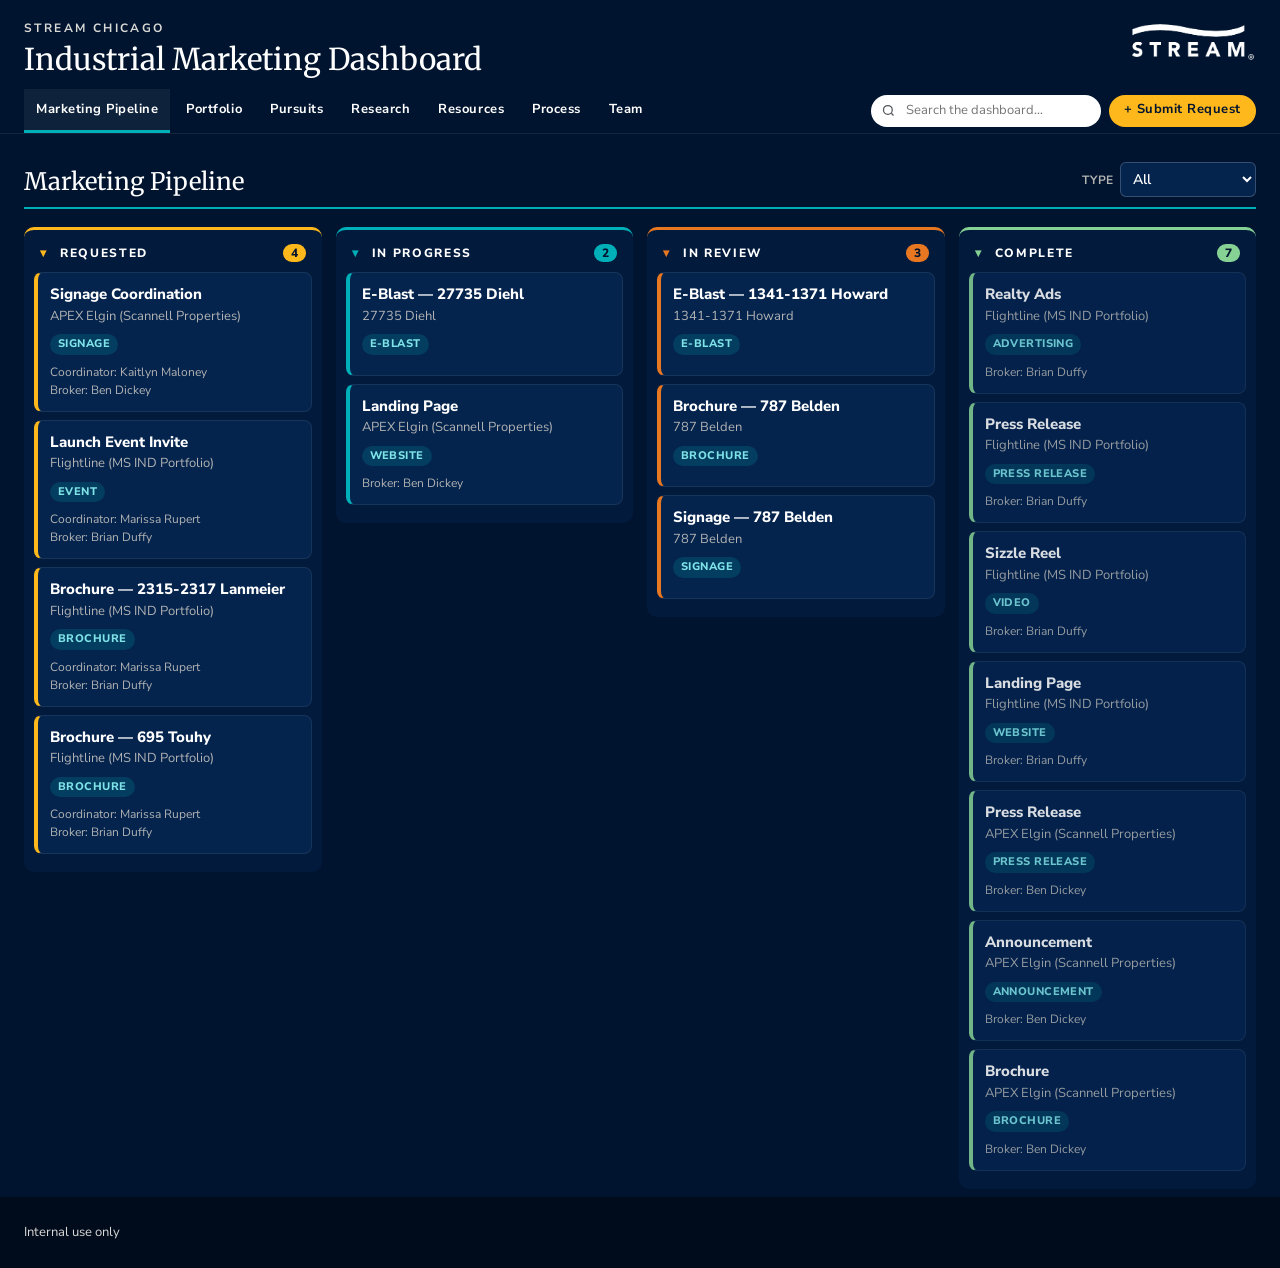
<file: index.html>
<!doctype html>
<html lang="en">
<head>
  <meta charset="utf-8">
  <meta name="viewport" content="width=device-width, initial-scale=1">
  <title>Stream Industrial Team Hub</title>
  <meta name="description" content="Stream Industrial Brokerage &amp; Marketing team dashboard — marketing queue, presentations, resources and portfolio quick links.">
  <link rel="preconnect" href="https://fonts.googleapis.com">
  <link rel="preconnect" href="https://fonts.gstatic.com" crossorigin>
  <link href="https://fonts.googleapis.com/css2?family=Merriweather:ital,wght@0,300;0,400;0,700;1,700&family=Nunito+Sans:wght@400;600;700;800;900&display=swap" rel="stylesheet">
  <link rel="stylesheet" href="assets/styles.css">
</head>
<body>
  <a class="skip-link" href="#main">Skip to content</a>

  <header class="masthead">
    <div class="wrap masthead__inner">
      <div class="brand">
        <span class="brand__eyebrow">Stream Chicago</span>
        <h1 class="brand__title">Industrial Marketing Dashboard</h1>
      </div>
      <div class="masthead__right">
        <img class="brand__logo" src="assets/stream-logo-white.png" alt="Stream Realty Partners" width="126" height="40">
      </div>
    </div>
    <nav class="sectionnav" aria-label="Sections">
      <div class="wrap sectionnav__row">
      <div class="sectionnav__inner" role="tablist">
        <a href="#queue" role="tab" id="tab-queue" aria-controls="queue">Marketing Pipeline</a>
        <a href="#portfolio" role="tab" id="tab-portfolio" aria-controls="portfolio">Portfolio</a>
        <a href="#presentations" role="tab" id="tab-presentations" aria-controls="presentations">Pursuits</a>
        <a href="#research" role="tab" id="tab-research" aria-controls="research">Research</a>
        <a href="#resources" role="tab" id="tab-resources" aria-controls="resources">Resources</a>
        <a href="#process" role="tab" id="tab-process" aria-controls="process">Process</a>
        <a href="#team" role="tab" id="tab-team" aria-controls="team">Team</a>
      </div>
        <div class="masthead__tools">
          <label class="search" for="global-search">
            <svg aria-hidden="true" viewBox="0 0 24 24"><circle cx="11" cy="11" r="7"/><path d="m20 20-3.5-3.5"/></svg>
            <span class="sr-only">Search the hub</span>
            <input id="global-search" type="search" placeholder="Search the dashboard…" autocomplete="off">
          </label>
          <a class="btn btn--light" id="request-link" href="#" target="_blank" rel="noopener">+ Submit Request</a>
        </div>
      </div>
    </nav>
  </header>

  <main id="main" class="wrap">
    <div id="sample-banner" class="banner" hidden>
      <strong>Sample data.</strong> Replace the placeholder entries in <code>data/dashboard.js</code> with the team's real work — see the README for how.
    </div>


    <section id="queue" class="section" role="tabpanel" aria-labelledby="tab-queue">
      <div class="section__head">
        <h2 id="queue-h" class="section__title">Marketing Pipeline</h2>
        <div class="filters">
          <label>Type <select id="queue-type"></select></label>
        </div>
      </div>
      <p class="queue-live-note" id="queue-live-note" hidden>Drag a card to another column to update its status (on a phone, press and hold, then slide). Changes save for everyone.</p>
      <div class="board" id="board"></div>
    </section>

    <section id="portfolio" class="section" role="tabpanel" aria-labelledby="tab-portfolio">
      <div class="section__head">
        <h2 id="port-h" class="section__title">Portfolio</h2>
        <div class="filters">
          <label>Submarket <select id="port-submarket"></select></label>
          <label>Status <select id="port-status"></select></label>
        </div>
      </div>
      <div id="assignments-block">
        <div class="assignments" id="assignment-list"></div>
        <h3 class="subhead">Properties</h3>
      </div>
      <div class="portfolio-summary" id="portfolio-summary"></div>
      <div class="table-wrap">
        <table class="portfolio" id="portfolio-table">
          <thead>
            <tr>
              <th scope="col">Property</th>
              <th scope="col">Submarket</th>
              <th scope="col" class="num">Available SF</th>
              <th scope="col">Clear Ht</th>
              <th scope="col">Status</th>
              <th scope="col">Broker Lead</th>
              <th scope="col">Quick Links</th>
            </tr>
          </thead>
          <tbody></tbody>
        </table>
      </div>
    </section>

    <section id="presentations" class="section" role="tabpanel" aria-labelledby="tab-presentations">
      <div class="section__head">
        <h2 id="pres-h" class="section__title">Pursuits</h2>
        <div class="filters">
          <label>Type <select id="pres-type"></select></label>
        </div>
      </div>
      <div class="cards" id="presentations-list"></div>
    </section>


    <section id="research" class="section" role="tabpanel" aria-labelledby="tab-research">
      <div class="section__head">
        <h2 class="section__title">Research</h2>
        <p class="section__meta">Market reports, comps and data for the Chicago industrial market.</p>
      </div>
      <h3 class="subhead subhead--first">The Quarter</h3>
      <div class="quarter-layout">
        <figure class="quarter-graphic" id="quarter-graphic"></figure>
        <div class="reports" id="report-list"></div>
      </div>
      <div class="reel-head">
        <h3 class="subhead">Deal Reel</h3>
        <div class="reel-filter" id="reel-filter" role="group" aria-label="Quarter"></div>
      </div>
      <p class="reel-note">Key lease transactions from The Quarter. Scroll sideways for more.</p>
      <div class="reel" id="deal-reel" tabindex="0" aria-label="Deal Reel"></div>
      <h3 class="subhead">Data &amp; Tools</h3>
      <div class="resources" id="research-list"></div>
      <div class="research-contact" id="research-contact"></div>
    </section>

    <section id="resources" class="section" role="tabpanel" aria-labelledby="tab-resources">
      <div class="section__head">
        <h2 id="res-h" class="section__title">Resources</h2>
        <p class="section__meta">Templates, brand standards, social and tools.</p>
      </div>
      <div class="resources" id="resources-list"></div>
    </section>

    <section id="process" class="section" role="tabpanel" aria-labelledby="tab-process">
      <div class="section__head">
        <h2 class="section__title">Process</h2>
        <p class="section__meta">How the Chicago IND and Marketing teams work together.</p>
      </div>
      <div class="process-legend" aria-hidden="true">
        <span class="who who--ind">IND</span> Industrial brokerage team
        <span class="who who--mkt">MKT</span> Marketing team
        <span class="who who--both">IND + MKT</span> Together
      </div>
      <div class="process" id="process-list"></div>
    </section>

    <section id="team" class="section" role="tabpanel" aria-labelledby="tab-team">
      <div class="section__head">
        <h2 id="team-h" class="section__title">Team</h2>
      </div>
      <figure class="team-photo" id="team-photo" hidden>
        <img id="team-photo-img" alt="" loading="lazy">
      </figure>
      <div class="team" id="team-list"></div>
    </section>
  </main>

  <div class="toast" id="toast" role="status" aria-live="polite" hidden></div>

  <footer class="footer">
    <div class="wrap footer__inner">
      <p class="footer__note">Internal use only</p>
    </div>
  </footer>

  <script src="data/dashboard.js"></script>
  <script src="assets/app.js"></script>
</body>
</html>
</file>
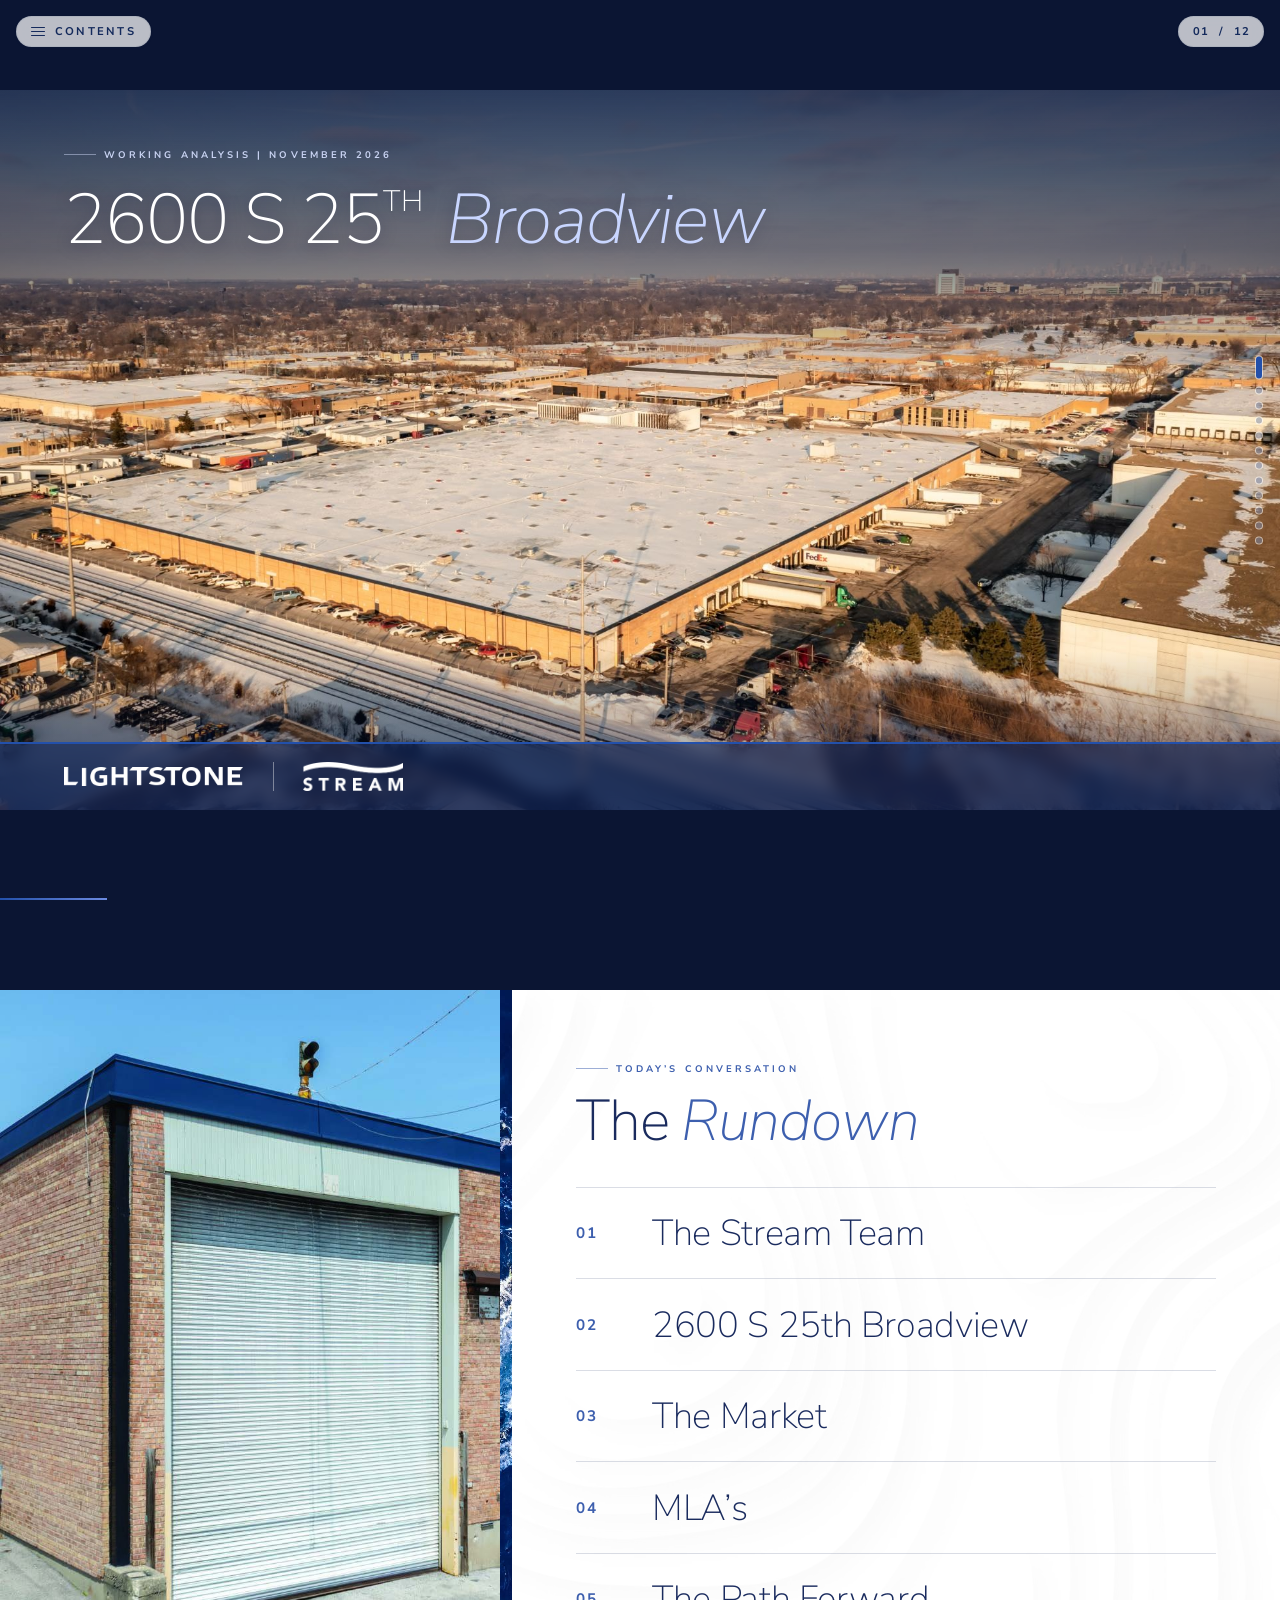
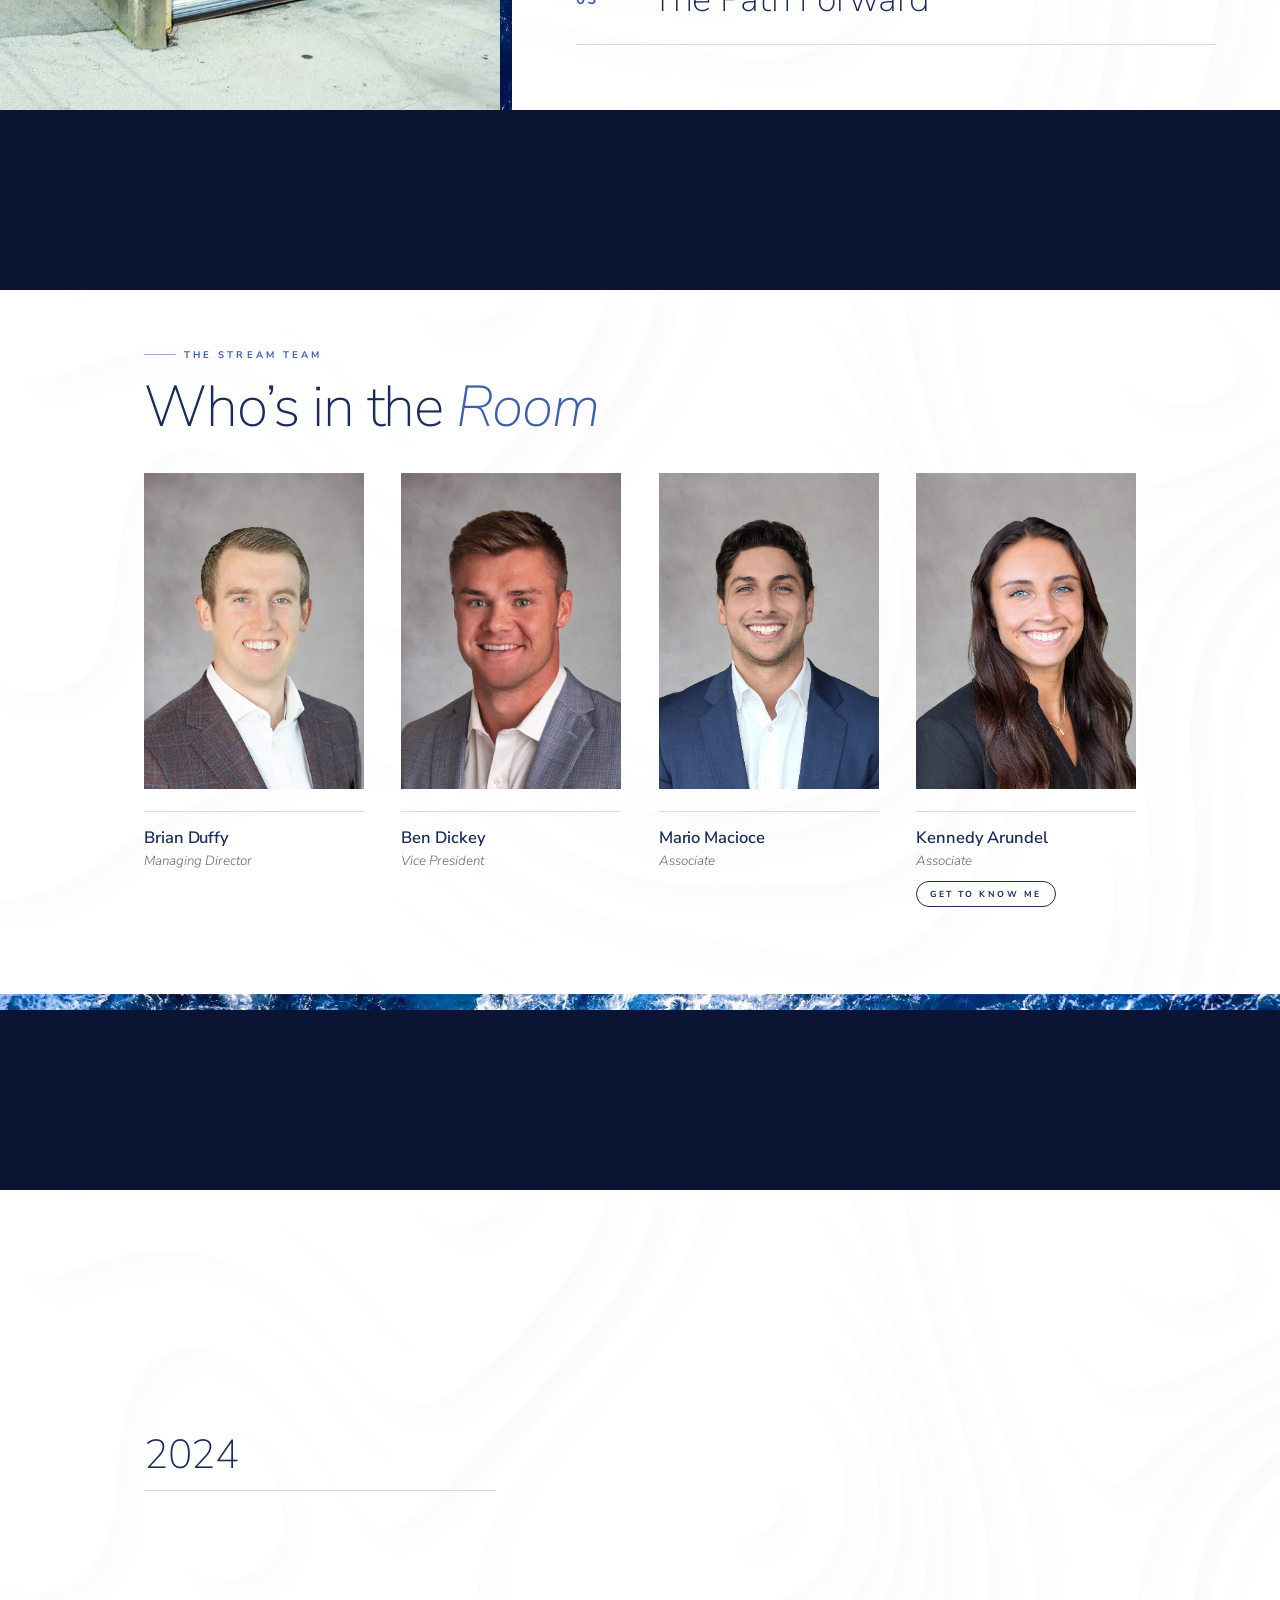
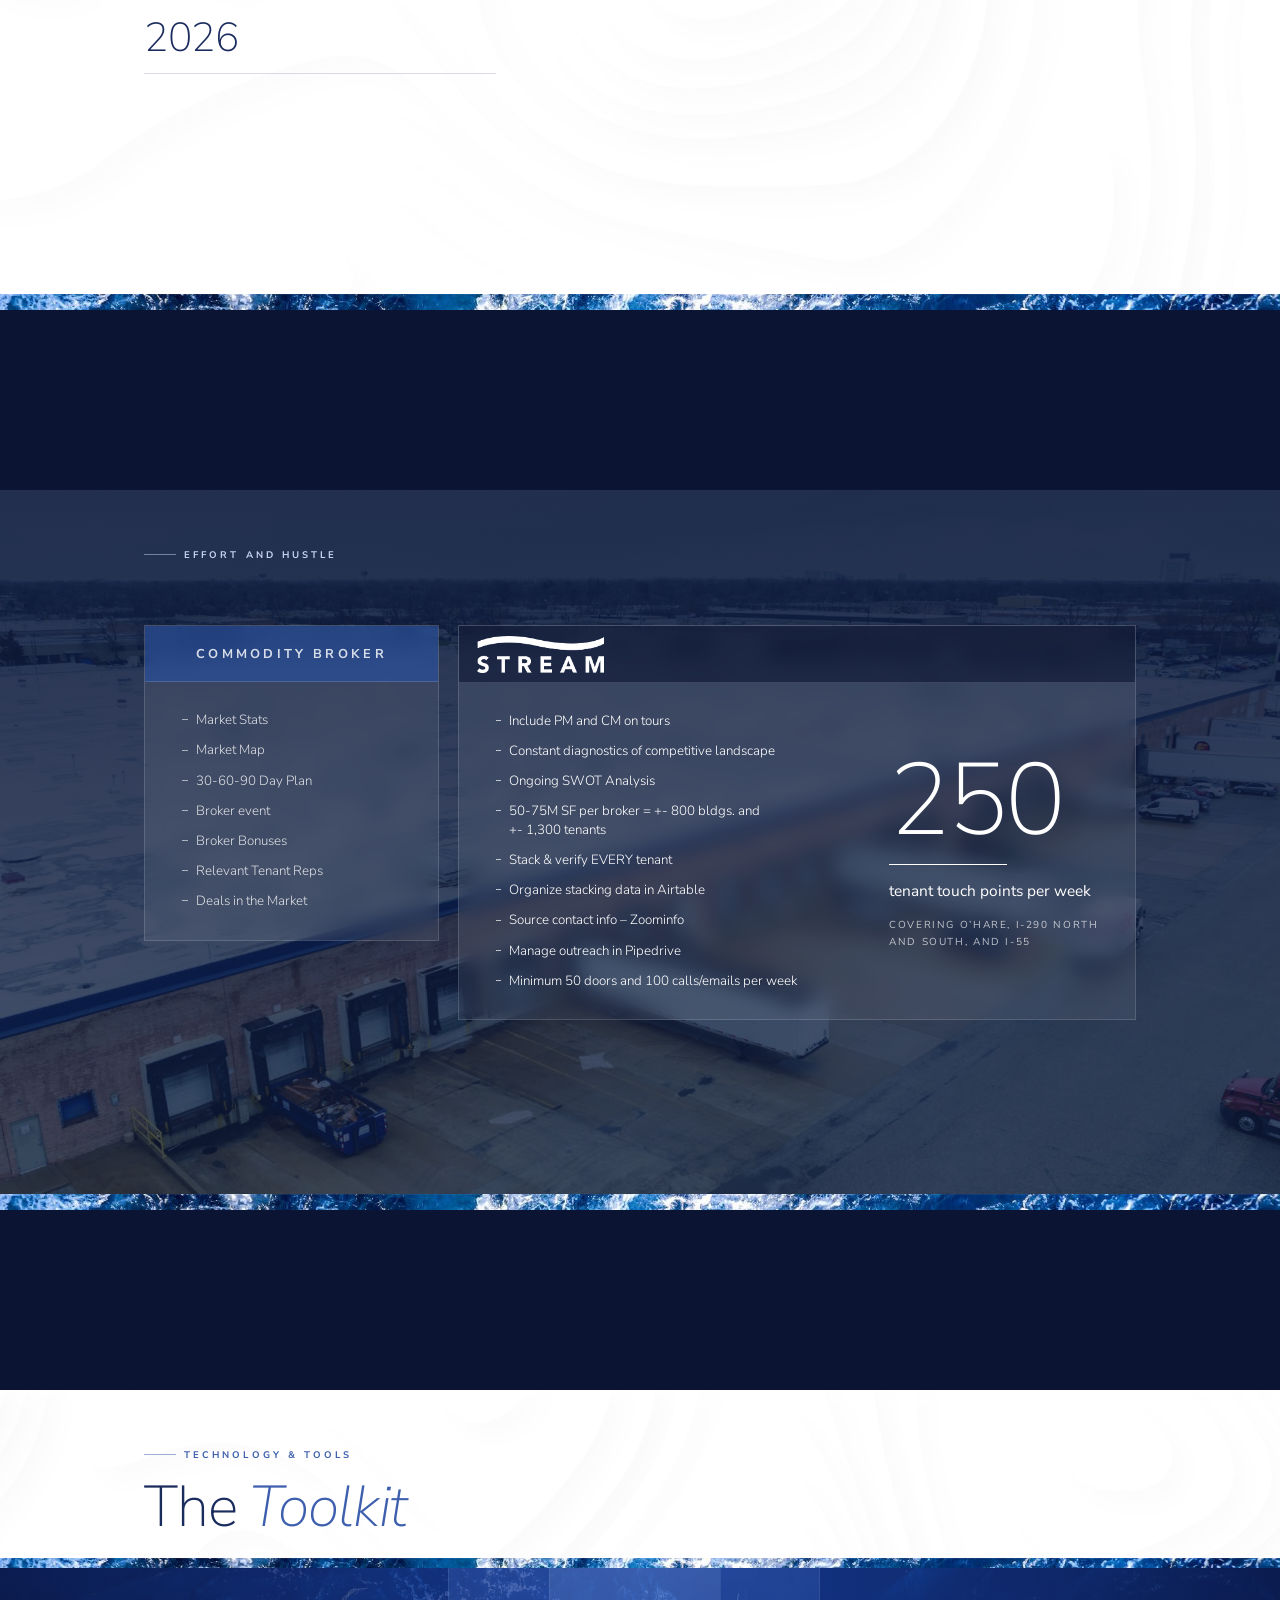
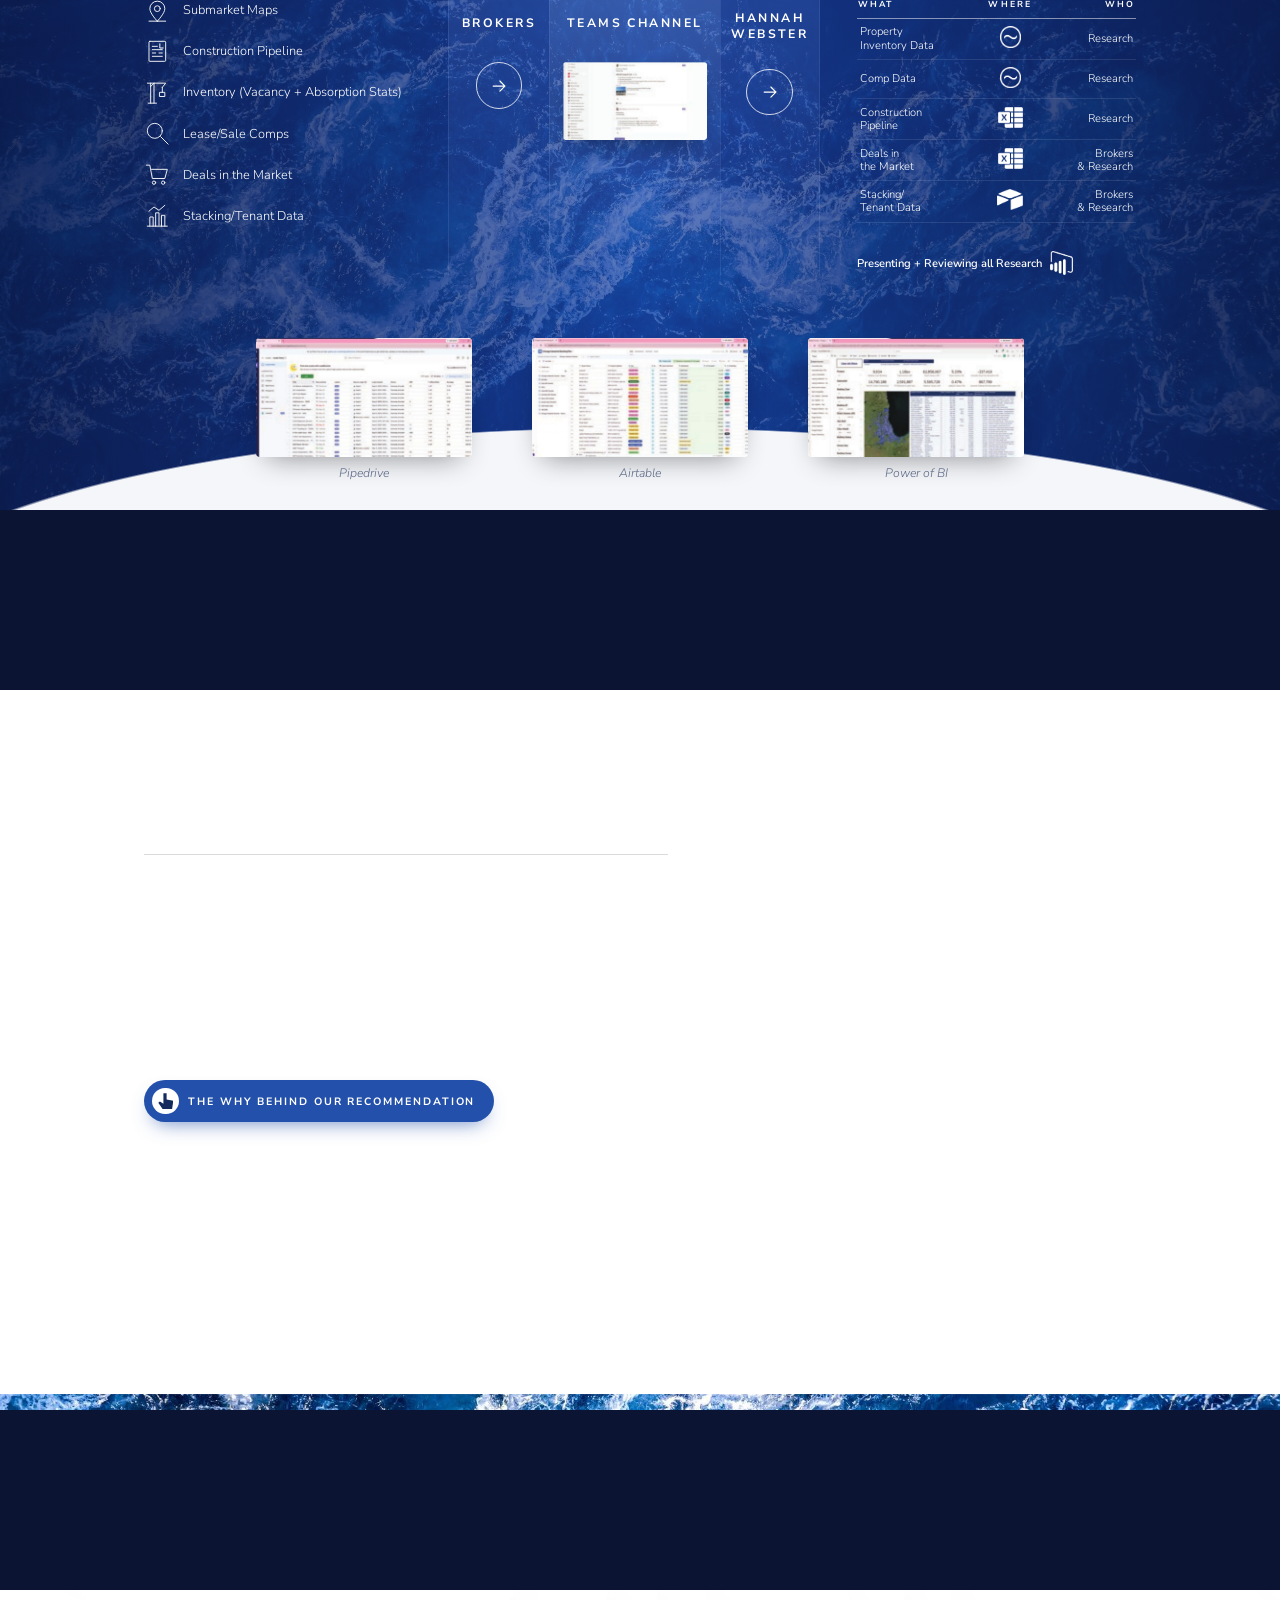
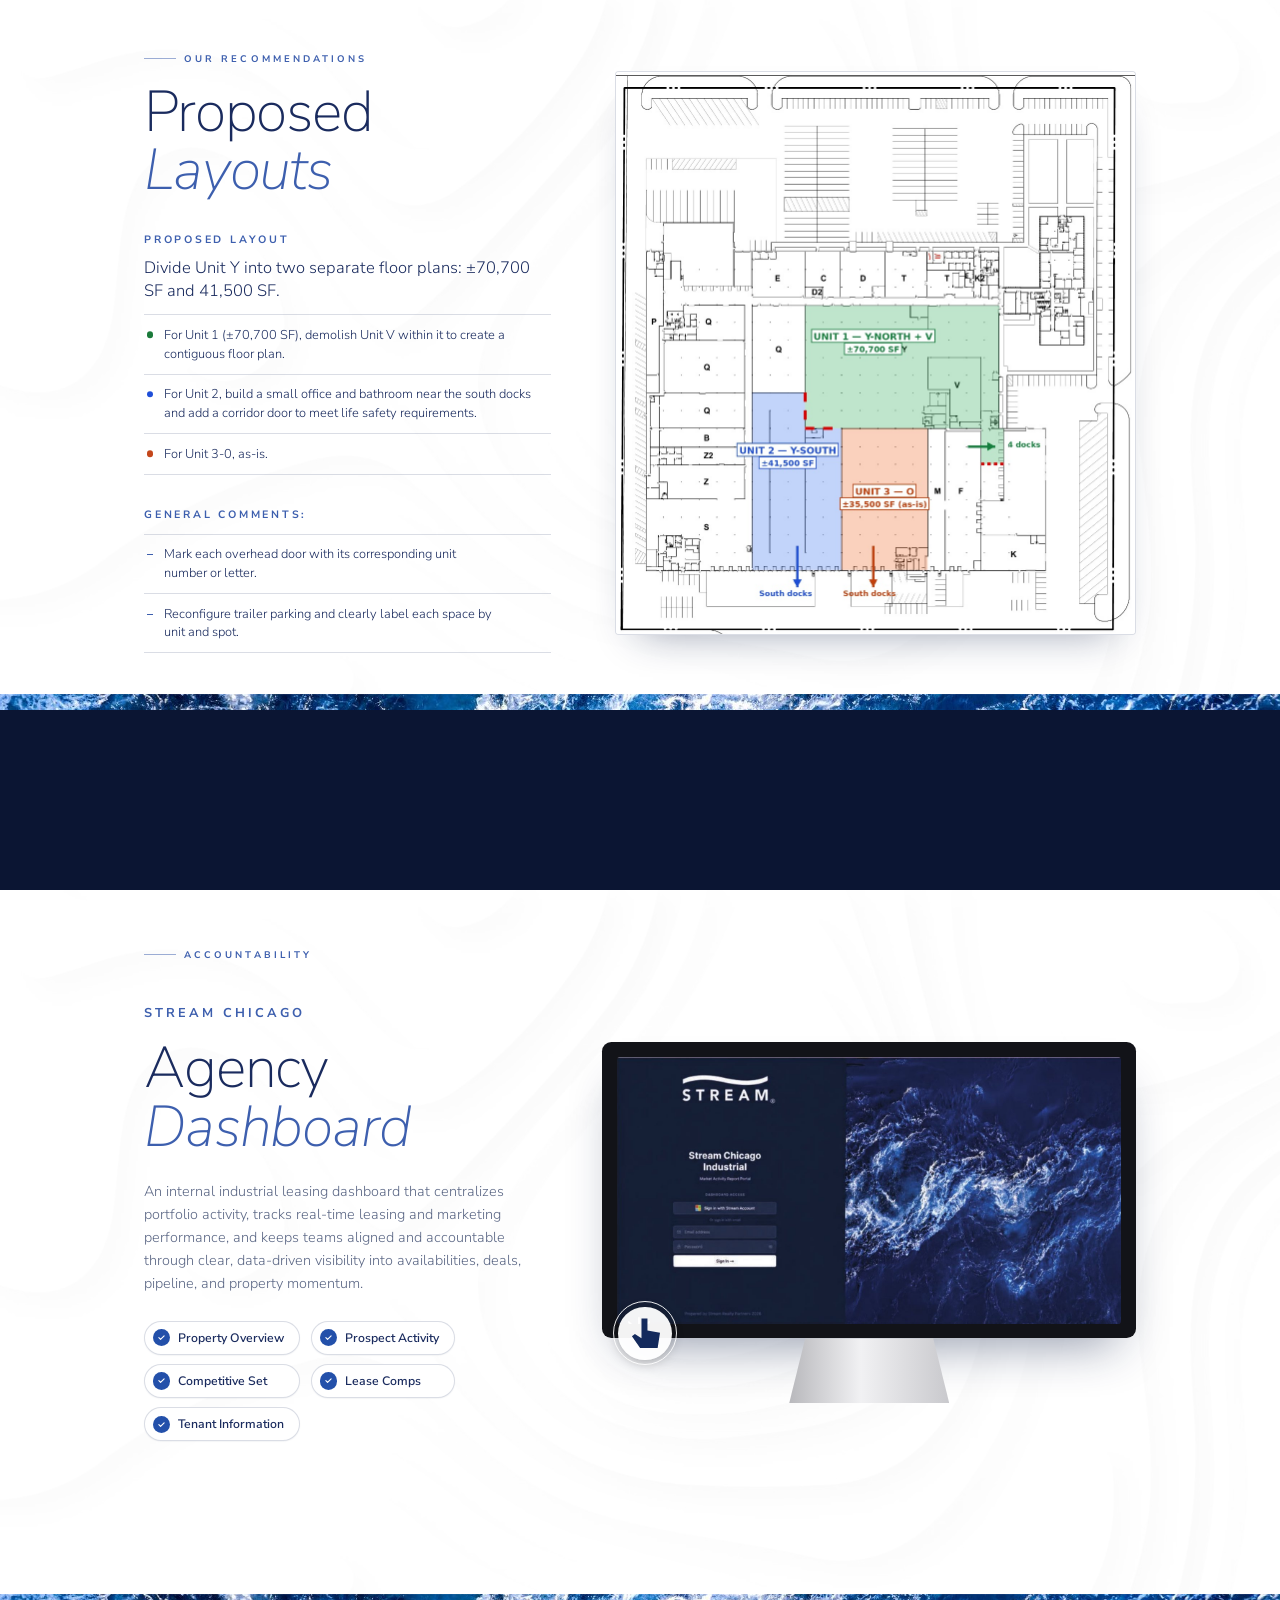
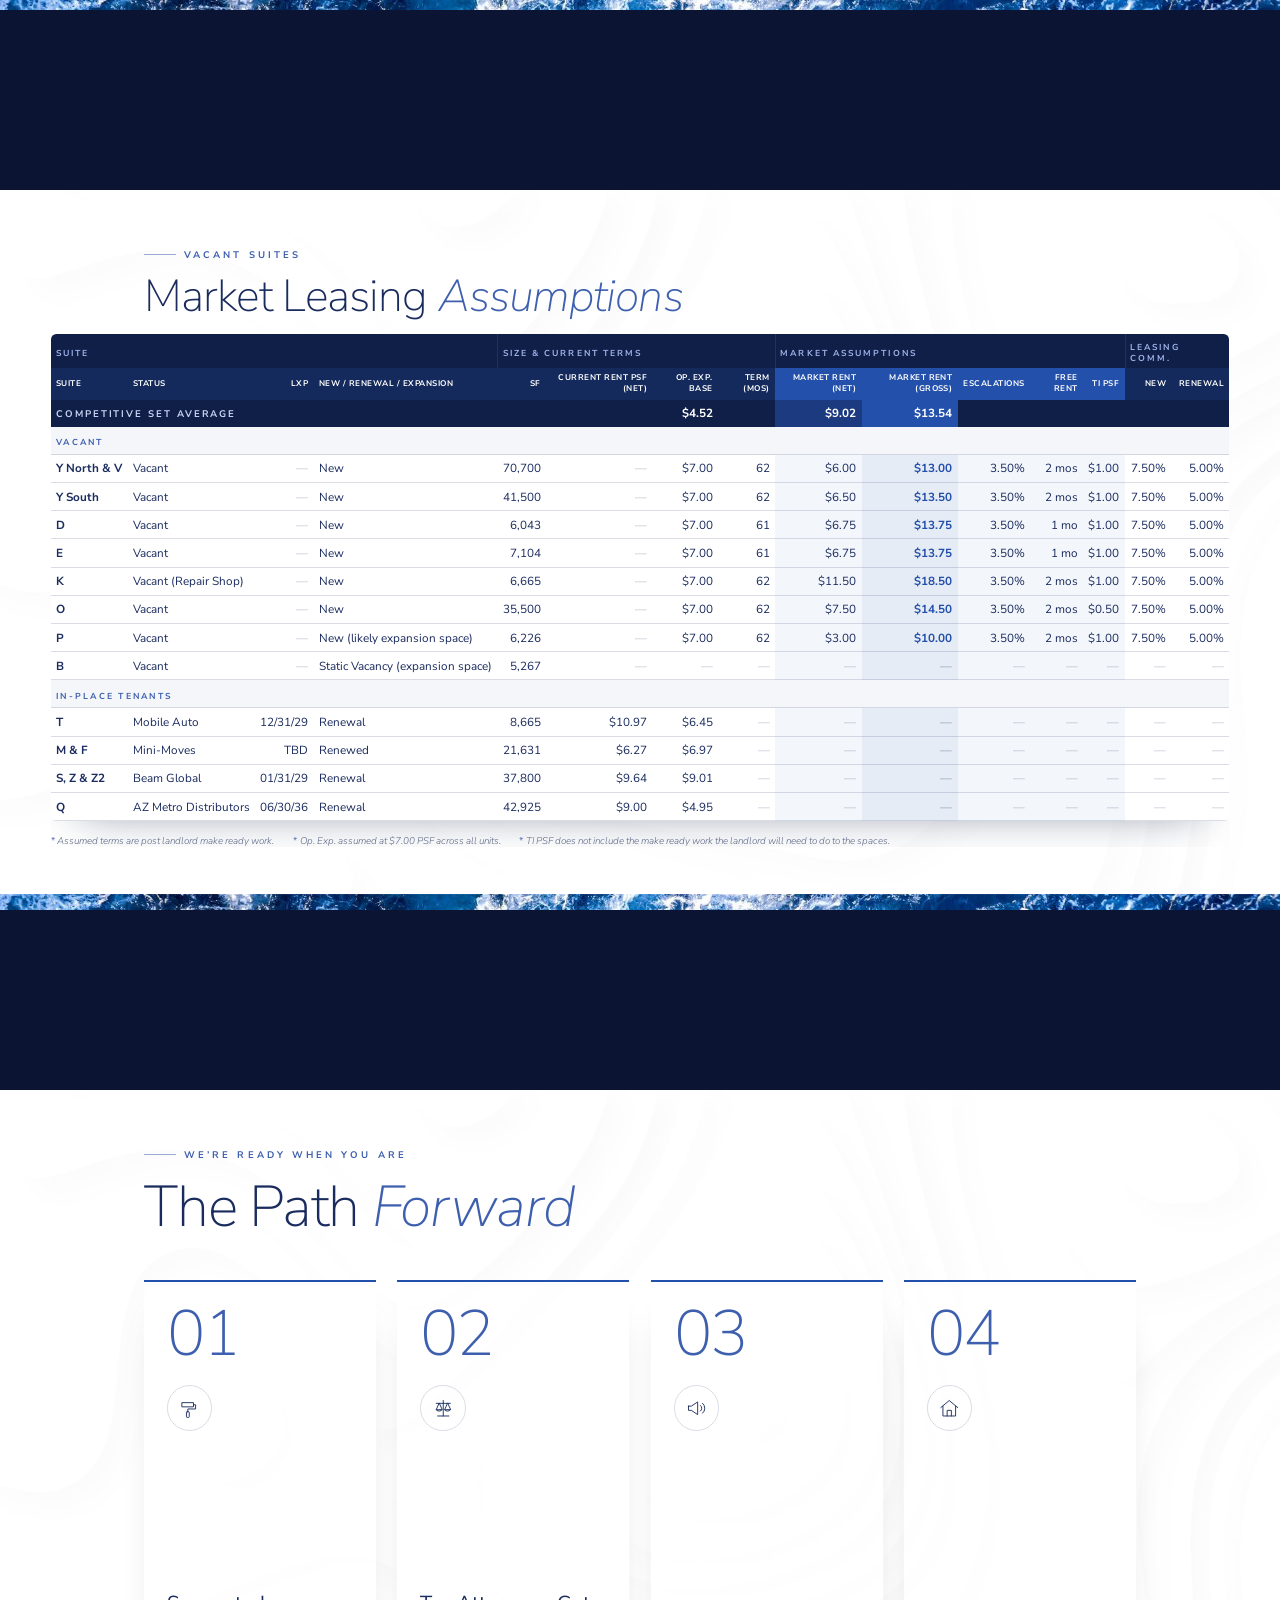
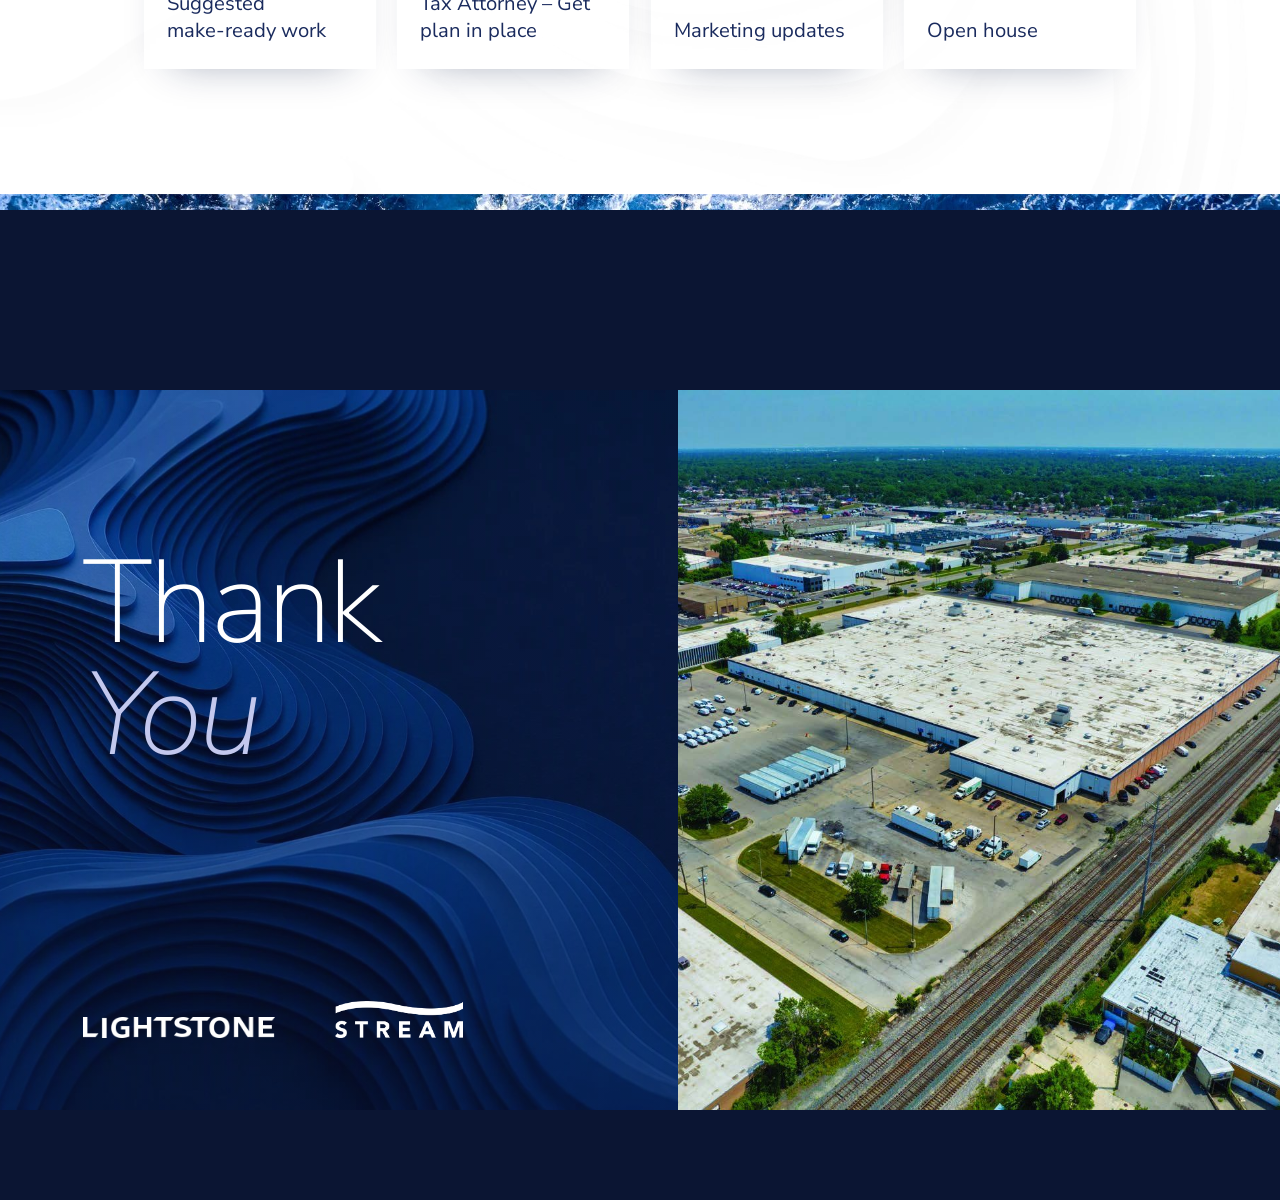
<file: presentations/2600-s-25th-broadview/index.html>
<!doctype html>
<html lang="en">
<head>
  <meta charset="utf-8">
  <meta name="viewport" content="width=device-width, initial-scale=1">
  <title>2600 S 25th Broadview</title>
  <meta name="description" content="Lightstone — 2600 S 25th Broadview working analysis, November 2026. Stream Chicago Industrial.">
  <link rel="preconnect" href="https://fonts.googleapis.com">
  <link rel="preconnect" href="https://fonts.gstatic.com" crossorigin>
  <link href="https://fonts.googleapis.com/css2?family=Nunito+Sans:ital,opsz,wght@0,6..12,200;0,6..12,300;0,6..12,400;0,6..12,600;0,6..12,700;0,6..12,800;1,6..12,200;1,6..12,300;1,6..12,400&display=swap" rel="stylesheet">
  <!-- Bump ?v= on deck.css and deck.js with each update so browsers fetch the new files -->
  <link rel="stylesheet" href="deck.css?v=2026-11-04.4">
</head>
<body>
  <!-- Deck chrome: menu, slide counter, dot nav, progress -->
  <header class="chrome">
    <button class="chrome__menu" id="menu-open" aria-controls="menu" aria-expanded="false">
      <span class="chrome__burger" aria-hidden="true"></span><span>Contents</span>
    </button>
    <div class="chrome__count" aria-live="polite"><span id="count-now">01</span> / <span id="count-total">12</span></div>
  </header>
  <nav class="dots" id="dots" aria-label="Slides"></nav>
  <div class="progress" aria-hidden="true"><span id="progress-bar"></span></div>

  <div class="menu" id="menu" hidden>
    <div class="menu__panel" role="dialog" aria-modal="true" aria-labelledby="menu-title">
      <button class="menu__close" id="menu-close" aria-label="Close contents">&times;</button>
      <p class="eyebrow eyebrow--light">Today’s Conversation</p>
      <h2 class="menu__title" id="menu-title">The <em>Rundown</em></h2>
      <ol class="menu__list" id="menu-list"></ol>
    </div>
  </div>

  <main class="deck" id="deck">

    <!-- 00 · Cover: full-bleed aerial; title sits in the sky, logos in a bar along the bottom -->
    <section class="slide slide--cover" id="cover" data-label="Cover">
      <div class="cover__photo">
        <img src="img/cover.jpg?v=2" alt="Aerial view of 2600 S 25th Ave, Broadview, with the Chicago skyline in the distance" width="2000" height="1332">
      </div>
      <div class="cover__body">
        <p class="eyebrow eyebrow--light">Working Analysis | November 2026</p>
        <h1 class="cover__title">2600 S 25<sup>TH</sup> <em>Broadview</em></h1>
      </div>
      <div class="cover__bar">
        <img class="cover__lightstone" src="img/lightstone-white.png" alt="Lightstone" width="960" height="104">
        <span class="cover__rule" aria-hidden="true"></span>
        <img class="cover__stream" src="img/stream-white.png" alt="Stream Realty Partners" width="846" height="246">
      </div>
    </section>

    <!-- Contents -->
    <section class="slide slide--contents" id="contents" data-label="Today’s Conversation">
      <div class="contents__photo">
        <img src="img/contents-door.jpg" alt="Overhead loading door" width="769" height="1102" loading="lazy">
      </div>
      <div class="contents__body">
        <p class="eyebrow">Today’s Conversation</p>
        <h2 class="title">The <em>Rundown</em></h2>
        <ol class="toc" id="toc">
          <li><a href="#in-the-room"><span>01</span>The Stream Team</a></li>
          <li><a href="#swot"><span>02</span>2600 S 25th Broadview</a></li>
          <li><a href="#accountability"><span>03</span>The Market</a></li>
          <li><a href="#vacant-suites"><span>04</span>MLA’s</a></li>
          <li><a href="#next-steps"><span>05</span>The Path Forward</a></li>
        </ol>
      </div>
    </section>

    <!-- 01 · The Stream Team -->
    <section class="slide slide--light" id="in-the-room" data-label="The Stream Team">
      <div class="slide__inner">
        <p class="eyebrow">The Stream Team</p>
        <h2 class="title">Who’s in the <em>Room</em></h2>
        <ul class="people">
          <li class="person">
            <div class="person__photo"><img src="img/team/brian-duffy.jpg?v=2" alt="" width="675" height="910" loading="lazy"></div>
            <h3 class="person__name">Brian Duffy</h3>
            <p class="person__role">Managing Director</p>
          </li>
          <li class="person">
            <div class="person__photo"><img src="img/team/ben-dickey.jpg?v=2" alt="" width="675" height="910" loading="lazy"></div>
            <h3 class="person__name">Ben Dickey</h3>
            <p class="person__role">Vice President</p>
          </li>
          <li class="person">
            <div class="person__photo"><img src="img/team/mario-macioce.jpg?v=2" alt="" width="675" height="910" loading="lazy"></div>
            <h3 class="person__name">Mario Macioce</h3>
            <p class="person__role">Associate</p>
          </li>
          <li class="person">
            <div class="person__photo"><img src="img/team/kennedy-arundel.jpg?v=2" alt="" width="675" height="910" loading="lazy"></div>
            <h3 class="person__name">Kennedy Arundel</h3>
            <p class="person__role">Associate</p>
            <a class="btn-outline" href="video/kennedy-arundel-intro.mp4" data-video="video/kennedy-arundel-intro.mp4" data-poster="video/kennedy-arundel-intro-poster.jpg" data-caption="Kennedy Arundel" target="_blank" rel="noopener">Get to Know Me</a>
          </li>
        </ul>
      </div>
      <div class="water-band" aria-hidden="true"></div>
    </section>

    <!-- 02 · Allow Us to Introduce Ourselves -->
    <section class="slide slide--light" id="reintroduce" data-label="Allow Us to Introduce Ourselves">
      <div class="slide__inner numbers">
        <div class="numbers__left">
          <p class="eyebrow">Allow Us to Introduce Ourselves</p>
          <h2 class="title">Strength in <em>numbers</em></h2>
          <ol class="timeline">
            <li class="timeline__year">
              <div class="timeline__head">
                <p class="timeline__date">2024</p>
                <p class="timeline__count"><strong>04</strong> Team Members</p>
              </div>
              <div>
                <ul class="faces">
                  <li><img src="img/faces/patrick-russo.jpg?v=2" alt="" loading="lazy"><span>Patrick Russo</span></li>
                  <li><img src="img/faces/brian-duffy.jpg?v=2" alt="" loading="lazy"><span>Brian Duffy</span></li>
                  <li><img src="img/faces/victoria-knudson.jpg?v=3" alt="" loading="lazy"><span>Victoria Knudson</span></li>
                  <li><img src="img/faces/mario-macioce.jpg?v=2" alt="" loading="lazy"><span>Mario Macioce</span></li>
                </ul>
              </div>
            </li>
            <li class="timeline__year">
              <div class="timeline__head">
                <p class="timeline__date">2026</p>
                <p class="timeline__count"><strong>8</strong> New Additions</p>
              </div>
              <div>
                <ul class="faces">
                  <li><img src="img/faces/ben-dickey.jpg?v=2" alt="" loading="lazy"><span>Ben Dickey</span></li>
                  <li><img src="img/faces/brian-daly.jpg?v=2" alt="" loading="lazy"><span>Brian Daly</span></li>
                  <li><img src="img/faces/joe-connor.jpg?v=2" alt="" loading="lazy"><span>Joe Connor</span></li>
                  <li><img src="img/faces/hannah-webster.jpg?v=2" alt="" loading="lazy"><span>Hannah Webster</span></li>
                  <li><img src="img/faces/chad-meyer.jpg?v=2" alt="" loading="lazy"><span>Chad Meyer</span></li>
                  <li><img src="img/faces/kennedy-arundel.jpg?v=2" alt="" loading="lazy"><span>Kennedy Arundel</span></li>
                  <li><img src="img/faces/alyssa-aucoin.jpg?v=2" alt="" loading="lazy"><span>Alyssa Aucoin</span></li>
                  <li><img src="img/faces/liz-megginson.jpg?v=2" alt="" loading="lazy"><span>Liz Megginson</span></li>
                </ul>
              </div>
            </li>
          </ol>
        </div>
        <!-- Ring labels are live text (SVG) over the photo circle so they stay sharp; paths follow each ring -->
        <figure class="numbers__org">
          <img src="img/org-circle.webp?v=9" alt="Stream Chicago platform: Industrial Brokerage, Research &amp; Marketing, Property &amp; Construction Management, Development Services, Investment Management and National Investor Services" width="1658" height="1626" loading="lazy">
          <svg class="org__labels" viewBox="0 0 1658 1626" aria-hidden="true">
            <defs>
              <path id="ring-1" d="M1337.3 908.6 L1338.6 907.4 L1339.8 906.2 L1341.0 905.0 L1342.2 903.8 L1343.4 902.6 L1344.6 901.4 L1345.8 900.2 L1347.0 899.0 L1348.2 897.8 L1349.4 896.6 L1350.5 895.3 L1351.7 894.1 L1352.9 892.8 L1354.0 891.6 L1355.2 890.4 L1356.3 889.1 L1357.4 887.8 L1358.6 886.6 L1359.7 885.3 L1360.8 884.0 L1361.9 882.8 L1363.0 881.5 L1364.1 880.2 L1365.2 878.9 L1366.3 877.6 L1367.4 876.3 L1368.5 875.0 L1369.6 873.7 L1370.6 872.4 L1371.7 871.1 L1372.7 869.7 L1373.8 868.4 L1374.8 867.1 L1375.9 865.8 L1376.9 864.4 L1377.9 863.1 L1378.9 861.7 L1379.9 860.4 L1380.9 859.0 L1381.9 857.7 L1382.9 856.3 L1383.9 855.0 L1384.9 853.6 L1385.9 852.2 L1386.8 850.8 L1387.8 849.5 L1388.7 848.1 L1389.7 846.7 L1390.6 845.3 L1391.6 843.9 L1392.5 842.5 L1393.4 841.1 L1394.3 839.7 L1395.2 838.3 L1396.1 836.9 L1397.0 835.4 L1397.9 834.0 L1398.8 832.6 L1399.7 831.2 L1400.6 829.7 L1401.4 828.3 L1402.3 826.9 L1403.1 825.4 L1404.0 824.0 L1404.8 822.5 L1405.6 821.1 L1406.5 819.6 L1407.3 818.2 L1408.1 816.7 L1408.9 815.3 L1409.7 813.8 L1410.5 812.3 L1411.3 810.9 L1412.1 809.4 L1412.8 807.9 L1413.6 806.4 L1414.4 804.9 L1415.1 803.5 L1415.9 802.0 L1416.6 800.5 L1417.3 799.0 L1418.0 797.5 L1418.8 796.0 L1419.5 794.5 L1420.2 793.0 L1420.9 791.5 L1421.6 790.0 L1422.3 788.4 L1422.9 786.9 L1423.6 785.4 L1424.3 783.9 L1424.9 782.4 L1425.6 780.8 L1426.2 779.3 L1426.9 777.8 L1427.5 776.3 L1428.1 774.7 L1428.8 773.2 L1429.4 771.6 L1430.0 770.1 L1430.6 768.6 L1431.2 767.0 L1431.7 765.5 L1432.3 763.9 L1432.9 762.4 L1433.5 760.8 L1434.0 759.3 L1434.6 757.7 L1435.1 756.1 L1435.6 754.6 L1436.2 753.0 L1436.7 751.5 L1437.2 749.9 L1437.7 748.3 L1438.2 746.8 L1438.7 745.2 L1439.2 743.6 L1439.7 742.0 L1440.2 740.5 L1440.6 738.9 L1441.1 737.3 L1441.6 735.7 L1442.0 734.1 L1442.4 732.6 L1442.9 731.0 L1443.3 729.4 L1443.7 727.8 L1444.1 726.2 L1444.6 724.6 L1445.0 723.0 L1445.3 721.4 L1445.7 719.8 L1446.1 718.2 L1446.5 716.6 L1446.8 715.0 L1447.2 713.4 L1447.6 711.8 L1447.9 710.2 L1448.2 708.6 L1448.6 707.0 L1448.9 705.4 L1449.2 703.8 L1449.5 702.2 L1449.8 700.6 L1450.1 699.0 L1450.4 697.4 L1450.7 695.8 L1451.0 694.2 L1451.2 692.6 L1451.5 691.0 L1451.8 689.3 L1452.0 687.7 L1452.2 686.1 L1452.5 684.5 L1452.7 682.9 L1452.9 681.3 L1453.1 679.7 L1453.4 678.0 L1453.6 676.4 L1453.7 674.8 L1453.9 673.2 L1454.1 671.6 L1454.3 670.0 L1454.5 668.3 L1454.6 666.7 L1454.8 665.1 L1454.9 663.5 L1455.0 661.9 L1455.2 660.3 L1455.3 658.6 L1455.4 657.0 L1455.5 655.4 L1455.6 653.8 L1455.7 652.2 L1455.8 650.5 L1455.9 648.9 L1456.0 647.3 L1456.1 645.7 L1456.1 644.1 L1456.2 642.4 L1456.2 640.8 L1456.3 639.2 L1456.3 637.6 L1456.3 636.0 L1456.4 634.3 L1456.4 632.7 L1456.4 631.1 L1456.4 629.5 L1456.4 627.9 L1456.4 626.3 L1456.3 624.6 L1456.3 623.0 L1456.3 621.4 L1456.2 619.8 L1456.2 618.2 L1456.2 616.6 L1456.1 615.0 L1456.0 613.4 L1456.0 611.7 L1455.9 610.1 L1455.8 608.5 L1455.7 606.9 L1455.6 605.3 L1455.5 603.7 L1455.4 602.1 L1455.3 600.5 L1455.1 598.9 L1455.0 597.3 L1454.9 595.7 L1454.7 594.1 L1454.6 592.5 L1454.4 590.9 L1454.2 589.3 L1454.1 587.7 L1453.9 586.1 L1453.7 584.5 L1453.5 582.9 L1453.3 581.3 L1453.1 579.7 L1452.9 578.1 L1452.7 576.5 L1452.5 574.9 L1452.2 573.3 L1452.0 571.8 L1451.7 570.2 L1451.5 568.6 L1451.2 567.0 L1451.0 565.4 L1450.7 563.9 L1450.4 562.3 L1450.1 560.7 L1449.8 559.1 L1449.5 557.6 L1449.2 556.0 L1448.9 554.4 L1448.6 552.8 L1448.3 551.3 L1448.0 549.7 L1447.6 548.2 L1447.3 546.6 L1446.9 545.0 L1446.6 543.5 L1446.2 541.9 L1445.9 540.4 L1445.5 538.8 L1445.1 537.3 L1444.7 535.7 L1444.3 534.2 L1443.9 532.6 L1443.5 531.1 L1443.1 529.5 L1442.7 528.0 L1442.3 526.5 L1441.8 524.9 L1441.4 523.4 L1440.9 521.9 L1440.5 520.3 L1440.0 518.8 L1439.6 517.3 L1439.1 515.8 L1438.6 514.2 L1438.2 512.7 L1437.7 511.2 L1437.2 509.7 L1436.7 508.2 L1436.2 506.7 L1435.7 505.2 L1435.1 503.7 L1434.6 502.2 L1434.1 500.7 L1433.5 499.2 L1433.0 497.7 L1432.5 496.2 L1431.9 494.7 L1431.3 493.2 L1430.8 491.7 L1430.2 490.3 L1429.6 488.8 L1429.0 487.3 L1428.5 485.8 L1427.9 484.4 L1427.3 482.9 L1426.6 481.4 L1426.0 480.0 L1425.4 478.5 L1424.8 477.0 L1424.2 475.6 L1423.5 474.1"/>
              <path id="ring-2" d="M539.0 641.8 L538.9 644.1 L538.7 646.3 L538.5 648.6 L538.4 650.8 L538.3 653.1 L538.1 655.4 L538.0 657.6 L537.9 659.9 L537.8 662.1 L537.8 664.4 L537.7 666.7 L537.6 668.9 L537.6 671.2 L537.6 673.5 L537.5 675.7 L537.5 678.0 L537.5 680.3 L537.5 682.5 L537.5 684.8 L537.6 687.1 L537.6 689.4 L537.6 691.6 L537.7 693.9 L537.8 696.2 L537.9 698.4 L537.9 700.7 L538.0 703.0 L538.2 705.3 L538.3 707.5 L538.4 709.8 L538.6 712.1 L538.7 714.3 L538.9 716.6 L539.1 718.9 L539.2 721.2 L539.4 723.4 L539.7 725.7 L539.9 728.0 L540.1 730.2 L540.3 732.5 L540.6 734.8 L540.9 737.0 L541.1 739.3 L541.4 741.6 L541.7 743.8 L542.0 746.1 L542.3 748.3 L542.7 750.6 L543.0 752.9 L543.3 755.1 L543.7 757.4 L544.1 759.6 L544.4 761.9 L544.8 764.1 L545.2 766.4 L545.7 768.6 L546.1 770.9 L546.5 773.1 L547.0 775.4 L547.4 777.6 L547.9 779.9 L548.3 782.1 L548.8 784.3 L549.3 786.6 L549.8 788.8 L550.4 791.0 L550.9 793.3 L551.4 795.5 L552.0 797.7 L552.5 799.9 L553.1 802.2 L553.7 804.4 L554.3 806.6 L554.9 808.8 L555.5 811.0 L556.1 813.2 L556.8 815.4 L557.4 817.6 L558.1 819.8 L558.7 822.0 L559.4 824.2 L560.1 826.4 L560.8 828.6 L561.5 830.8 L562.2 833.0 L563.0 835.2 L563.7 837.3 L564.4 839.5 L565.2 841.7 L566.0 843.8 L566.8 846.0 L567.5 848.2 L568.3 850.3 L569.2 852.5 L570.0 854.6 L570.8 856.8 L571.7 858.9 L572.5 861.0 L573.4 863.2 L574.3 865.3 L575.1 867.4 L576.0 869.5 L576.9 871.7 L577.8 873.8 L578.8 875.9 L579.7 878.0 L580.7 880.1 L581.6 882.2 L582.6 884.3 L583.5 886.4 L584.5 888.4 L585.5 890.5 L586.5 892.6 L587.5 894.7 L588.6 896.7 L589.6 898.8 L590.7 900.8 L591.7 902.9 L592.8 904.9 L593.8 907.0 L594.9 909.0 L596.0 911.0 L597.1 913.1 L598.2 915.1 L599.4 917.1 L600.5 919.1 L601.6 921.1 L602.8 923.1 L604.0 925.1 L605.1 927.1 L606.3 929.1 L607.5 931.0 L608.7 933.0 L609.9 935.0 L611.1 936.9 L612.3 938.9 L613.6 940.8 L614.8 942.8 L616.1 944.7 L617.3 946.7 L618.6 948.6 L619.9 950.5 L621.2 952.4 L622.5 954.3 L623.8 956.2 L625.1 958.1 L626.5 960.0 L627.8 961.9 L629.1 963.8 L630.5 965.6 L631.9 967.5 L633.2 969.3 L634.6 971.2 L636.0 973.0 L637.4 974.9 L638.8 976.7 L640.2 978.5 L641.7 980.3 L643.1 982.2 L644.5 984.0 L646.0 985.8 L647.5 987.5 L648.9 989.3 L650.4 991.1 L651.9 992.9 L653.4 994.6 L654.9 996.4 L656.4 998.1 L657.9 999.9 L659.5 1001.6 L661.0 1003.3 L662.5 1005.0 L664.1 1006.8 L665.7 1008.5 L667.2 1010.1 L668.8 1011.8 L670.4 1013.5 L672.0 1015.2 L673.6 1016.9 L675.2 1018.5 L676.8 1020.2 L678.4 1021.8 L680.1 1023.4 L681.7 1025.1 L683.3 1026.7 L685.0 1028.3 L686.7 1029.9 L688.3 1031.5 L690.0 1033.1 L691.7 1034.6 L693.4 1036.2 L695.1 1037.8 L696.8 1039.3 L698.5 1040.9 L700.2 1042.4 L702.0 1043.9 L703.7 1045.5 L705.5 1047.0 L707.2 1048.5 L709.0 1050.0 L710.7 1051.5 L712.5 1052.9 L714.3 1054.4 L716.1 1055.9 L717.9 1057.3 L719.7 1058.8 L721.5 1060.2 L723.3 1061.6 L725.1 1063.0 L726.9 1064.4 L728.8 1065.8 L730.6 1067.2 L732.4 1068.6 L734.3 1070.0 L736.1 1071.4 L738.0 1072.7 L739.9 1074.1 L741.8 1075.4 L743.6 1076.7 L745.5 1078.0 L747.4 1079.4 L749.3 1080.7 L751.2 1081.9 L753.2 1083.2 L755.1 1084.5 L757.0 1085.8 L758.9 1087.0 L760.9 1088.3 L762.8 1089.5 L764.8 1090.7 L766.7 1091.9 L768.7 1093.2 L770.6 1094.3 L772.6 1095.5 L774.6 1096.7 L776.6 1097.9 L778.6 1099.0 L780.5 1100.2 L782.5 1101.3 L784.5 1102.5 L786.6 1103.6 L788.6 1104.7 L790.6 1105.8 L792.6 1106.9 L794.6 1108.0 L796.7 1109.1 L798.7 1110.1 L800.7 1111.2 L802.8 1112.2 L804.8 1113.2 L806.9 1114.3 L809.0 1115.3 L811.0 1116.3 L813.1 1117.3 L815.2 1118.3 L817.3 1119.2 L819.3 1120.2 L821.4 1121.2 L823.5 1122.1 L825.6 1123.0 L827.7 1124.0 L829.8 1124.9 L831.9 1125.8 L834.0 1126.7 L836.1 1127.6 L838.3 1128.4 L840.4 1129.3 L842.5 1130.2 L844.6 1131.0 L846.8 1131.8 L848.9 1132.7 L851.1 1133.5 L853.2 1134.3 L855.3 1135.1 L857.5 1135.8 L859.7 1136.6 L861.8 1137.4 L864.0 1138.1 L866.1 1138.9 L868.3 1139.6 L870.5 1140.3 L872.6 1141.0 L874.8 1141.7 L877.0 1142.4 L879.2 1143.1 L881.4 1143.8 L883.6 1144.4 L885.7 1145.1 L887.9 1145.7 L890.1 1146.3 L892.3 1146.9 L894.5 1147.5 L896.7 1148.1 L898.9 1148.7 L901.1 1149.3 L903.3 1149.9 L905.6 1150.4 L907.8 1151.0 L910.0 1151.5 L912.2 1152.0 L914.4 1152.5 L916.6 1153.0 L918.9 1153.5 L921.1 1154.0 L923.3 1154.5 L925.6 1154.9 L927.8 1155.4 L930.0 1155.8 L932.2 1156.2 L934.5 1156.6 L936.7 1157.0 L939.0 1157.4 L941.2 1157.8 L943.4 1158.2 L945.7 1158.6 L947.9 1158.9 L950.2 1159.2 L952.4 1159.6 L954.7 1159.9 L956.9 1160.2 L959.2 1160.5 L961.4 1160.8 L963.6 1161.1 L965.9 1161.3 L968.1 1161.6 L970.4 1161.8 L972.7 1162.1 L974.9 1162.3 L977.2 1162.5 L979.4 1162.7 L981.7 1162.9 L983.9 1163.1 L986.2 1163.3 L988.4 1163.4 L990.7 1163.6 L992.9 1163.7 L995.2 1163.9 L997.4 1164.0 L999.7 1164.1 L1002.0 1164.2 L1004.2 1164.3 L1006.5 1164.4 L1008.7 1164.4 L1011.0 1164.5 L1013.2 1164.5 L1015.5 1164.6 L1017.7 1164.6 L1020.0 1164.6 L1022.2 1164.6 L1024.5 1164.6 L1026.7 1164.6 L1029.0 1164.6 L1031.2 1164.5 L1033.5 1164.5 L1035.7 1164.4 L1038.0 1164.4 L1040.2 1164.3 L1042.5 1164.2 L1044.7 1164.1 L1047.0 1164.0 L1049.2 1163.9 L1051.4 1163.7 L1053.7 1163.6 L1055.9 1163.4 L1058.1 1163.3 L1060.4 1163.1 L1062.6 1162.9 L1064.8 1162.7 L1067.1 1162.5 L1069.3 1162.3 L1071.5 1162.1 L1073.8 1161.9 L1076.0 1161.6 L1078.2 1161.4 L1080.4 1161.1 L1082.6 1160.8 L1084.9 1160.5 L1087.1 1160.3 L1089.3 1159.9 L1091.5 1159.6 L1093.7 1159.3 L1095.9 1159.0 L1098.1 1158.6 L1100.3 1158.3 L1102.5 1157.9 L1104.7 1157.5 L1106.9 1157.2 L1109.1 1156.8 L1111.3 1156.4 L1113.5 1156.0 L1115.6 1155.5 L1117.8 1155.1 L1120.0 1154.7 L1122.2 1154.2 L1124.4 1153.7 L1126.5 1153.3 L1128.7 1152.8 L1130.9 1152.3 L1133.0 1151.8 L1135.2 1151.3 L1137.3 1150.8 L1139.5 1150.2 L1141.6 1149.7 L1143.8 1149.1 L1145.9 1148.6 L1148.1 1148.0 L1150.2 1147.4 L1152.3 1146.8 L1154.5 1146.3 L1156.6 1145.6 L1158.7 1145.0 L1160.8 1144.4 L1162.9 1143.8 L1165.1 1143.1 L1167.2 1142.5 L1169.3 1141.8 L1171.4 1141.1 L1173.5 1140.5 L1175.6 1139.8 L1177.6 1139.1 L1179.7 1138.4 L1181.8 1137.6"/>
              <path id="ring-3" d="M457.3 1021.2 L458.6 1023.6 L460.0 1025.9 L461.4 1028.2 L462.7 1030.5 L464.1 1032.9 L465.5 1035.2 L466.9 1037.5 L468.4 1039.8 L469.8 1042.1 L471.2 1044.4 L472.7 1046.7 L474.2 1048.9 L475.6 1051.2 L477.1 1053.5 L478.6 1055.7 L480.1 1058.0 L481.6 1060.2 L483.2 1062.4 L484.7 1064.7 L486.2 1066.9 L487.8 1069.1 L489.4 1071.3 L491.0 1073.5 L492.5 1075.7 L494.1 1077.9 L495.7 1080.1 L497.4 1082.2 L499.0 1084.4 L500.6 1086.5 L502.3 1088.7 L503.9 1090.8 L505.6 1093.0 L507.3 1095.1 L509.0 1097.2 L510.7 1099.3 L512.4 1101.4 L514.1 1103.5 L515.8 1105.6 L517.5 1107.7 L519.3 1109.7 L521.0 1111.8 L522.8 1113.9 L524.6 1115.9 L526.4 1117.9 L528.2 1120.0 L530.0 1122.0 L531.8 1124.0 L533.6 1126.0 L535.4 1128.0 L537.3 1130.0 L539.1 1132.0 L541.0 1133.9 L542.8 1135.9 L544.7 1137.9 L546.6 1139.8 L548.5 1141.7 L550.4 1143.7 L552.3 1145.6 L554.2 1147.5 L556.1 1149.4 L558.1 1151.3 L560.0 1153.2 L562.0 1155.1 L563.9 1156.9 L565.9 1158.8 L567.9 1160.6 L569.9 1162.5 L571.9 1164.3 L573.9 1166.1 L575.9 1167.9 L577.9 1169.7 L580.0 1171.5 L582.0 1173.3 L584.0 1175.1 L586.1 1176.8 L588.2 1178.6 L590.2 1180.3 L592.3 1182.1 L594.4 1183.8 L596.5 1185.5 L598.6 1187.2 L600.7 1188.9 L602.8 1190.6 L604.9 1192.3 L607.1 1193.9 L609.2 1195.6 L611.4 1197.2 L613.5 1198.9 L615.7 1200.5 L617.9 1202.1 L620.0 1203.7 L622.2 1205.3 L624.4 1206.9 L626.6 1208.5 L628.8 1210.1 L631.0 1211.6 L633.3 1213.2 L635.5 1214.7 L637.7 1216.2 L640.0 1217.7 L642.2 1219.2 L644.5 1220.7 L646.7 1222.2 L649.0 1223.7 L651.3 1225.2 L653.5 1226.6 L655.8 1228.0 L658.1 1229.5 L660.4 1230.9 L662.7 1232.3 L665.1 1233.7 L667.4 1235.1 L669.7 1236.5 L672.0 1237.8 L674.4 1239.2 L676.7 1240.5 L679.1 1241.9 L681.4 1243.2 L683.8 1244.5 L686.2 1245.8 L688.5 1247.1 L690.9 1248.4 L693.3 1249.7 L695.7 1250.9 L698.1 1252.2 L700.5 1253.4 L702.9 1254.6 L705.3 1255.8 L707.7 1257.0 L710.2 1258.2 L712.6 1259.4 L715.0 1260.6 L717.5 1261.7 L719.9 1262.9 L722.4 1264.0 L724.8 1265.1 L727.3 1266.2 L729.7 1267.3 L732.2 1268.4 L734.7 1269.5 L737.2 1270.6 L739.6 1271.6 L742.1 1272.7 L744.6 1273.7 L747.1 1274.7 L749.6 1275.7 L752.1 1276.7 L754.6 1277.7 L757.2 1278.7 L759.7 1279.7 L762.2 1280.6 L764.7 1281.5 L767.3 1282.5 L769.8 1283.4 L772.3 1284.3 L774.9 1285.2 L777.4 1286.1 L780.0 1286.9 L782.5 1287.8 L785.1 1288.6"/>
              <path id="ring-4" d="M262.3 908.3 L262.9 911.3 L263.6 914.3 L264.2 917.3 L264.9 920.3 L265.6 923.3 L266.3 926.3 L267.0 929.3 L267.7 932.3 L268.4 935.2 L269.2 938.2 L269.9 941.2 L270.7 944.2 L271.5 947.1 L272.3 950.1 L273.1 953.1 L273.9 956.0 L274.8 959.0 L275.6 961.9 L276.5 964.9 L277.4 967.8 L278.3 970.8 L279.2 973.7 L280.1 976.7 L281.0 979.6 L282.0 982.5 L282.9 985.4 L283.9 988.4 L284.9 991.3 L285.9 994.2 L286.9 997.1 L287.9 1000.0 L289.0 1002.9 L290.0 1005.8 L291.1 1008.7 L292.2 1011.5 L293.3 1014.4 L294.4 1017.3 L295.5 1020.2 L296.6 1023.0 L297.8 1025.9 L298.9 1028.7 L300.1 1031.6 L301.3 1034.4 L302.5 1037.3 L303.7 1040.1 L304.9 1042.9 L306.2 1045.8 L307.4 1048.6 L308.7 1051.4 L309.9 1054.2 L311.2 1057.0 L312.5 1059.8 L313.9 1062.6 L315.2 1065.4 L316.5 1068.1 L317.9 1070.9 L319.2 1073.7 L320.6 1076.4 L322.0 1079.2 L323.4 1081.9 L324.8 1084.7 L326.3 1087.4 L327.7 1090.1 L329.1 1092.9 L330.6 1095.6 L332.1 1098.3 L333.6 1101.0 L335.1 1103.7 L336.6 1106.4 L338.1 1109.0 L339.7 1111.7 L341.2 1114.4 L342.8 1117.0 L344.4 1119.7 L345.9 1122.3 L347.5 1125.0 L349.2 1127.6 L350.8 1130.2 L352.4 1132.9 L354.1 1135.5 L355.7 1138.1 L357.4 1140.7 L359.1 1143.3 L360.8 1145.8 L362.5 1148.4 L364.2 1151.0 L365.9 1153.5 L367.7 1156.1 L369.4 1158.6 L371.2 1161.2 L373.0 1163.7 L374.8 1166.2 L376.6 1168.7 L378.4 1171.2 L380.2 1173.7 L382.0 1176.2 L383.9 1178.7 L385.7 1181.1 L387.6 1183.6 L389.5 1186.1 L391.4 1188.5 L393.3 1190.9 L395.2 1193.4 L397.1 1195.8 L399.1 1198.2 L401.0 1200.6 L403.0 1203.0 L404.9 1205.4 L406.9 1207.7 L408.9 1210.1 L410.9 1212.4 L412.9 1214.8 L414.9 1217.1 L417.0 1219.5 L419.0 1221.8 L421.1 1224.1 L423.1 1226.4 L425.2 1228.7 L427.3 1230.9 L429.4 1233.2 L431.5 1235.5 L433.6 1237.7 L435.8 1240.0 L437.9 1242.2 L440.0 1244.4 L442.2 1246.6 L444.4 1248.8 L446.5 1251.0 L448.7 1253.2 L450.9 1255.4 L453.1 1257.6 L455.4 1259.7 L457.6 1261.9 L459.8 1264.0 L462.1 1266.1 L464.3 1268.2 L466.6 1270.3 L468.9 1272.4 L471.2 1274.5 L473.5 1276.6 L475.8 1278.6 L478.1 1280.7 L480.4 1282.7 L482.7 1284.7 L485.1 1286.8 L487.4 1288.8 L489.8 1290.8 L492.1 1292.8 L494.5 1294.7 L496.9 1296.7 L499.3 1298.6 L501.7 1300.6 L504.1 1302.5 L506.5 1304.4 L509.0 1306.3 L511.4 1308.2 L513.9 1310.1 L516.3 1312.0 L518.8 1313.9 L521.3 1315.7 L523.7 1317.6 L526.2 1319.4 L528.7 1321.2 L531.2 1323.0 L533.8 1324.8 L536.3 1326.6 L538.8 1328.4 L541.3 1330.1 L543.9 1331.9 L546.4 1333.6 L549.0 1335.3 L551.6 1337.1 L554.2 1338.8 L556.7 1340.4 L559.3 1342.1 L561.9 1343.8 L564.5 1345.4 L567.2 1347.1 L569.8 1348.7 L572.4 1350.3 L575.0 1351.9 L577.7 1353.5 L580.3 1355.1 L583.0 1356.7 L585.7 1358.3 L588.3 1359.8 L591.0 1361.3 L593.7 1362.9 L596.4 1364.4 L599.1 1365.9 L601.8 1367.3 L604.5 1368.8 L607.2 1370.3 L610.0 1371.7 L612.7 1373.2 L615.4 1374.6 L618.2 1376.0 L620.9 1377.4 L623.7 1378.8 L626.5 1380.1 L629.2 1381.5 L632.0 1382.8 L634.8 1384.2 L637.6 1385.5 L640.4 1386.8 L643.2 1388.1 L646.0 1389.4 L648.8 1390.7 L651.6 1391.9 L654.4 1393.2 L657.3 1394.4 L660.1 1395.6 L662.9 1396.8 L665.8 1398.0 L668.6 1399.2 L671.5 1400.3 L674.3 1401.5 L677.2 1402.6 L680.1 1403.8 L682.9 1404.9 L685.8 1406.0 L688.7 1407.1 L691.6 1408.1 L694.5 1409.2 L697.4 1410.2 L700.3 1411.3 L703.2 1412.3 L706.1 1413.3 L709.0 1414.3 L711.9 1415.3 L714.9 1416.3 L717.8 1417.2 L720.7 1418.2 L723.6 1419.1 L726.6 1420.0 L729.5 1420.9 L732.5 1421.8 L735.4 1422.7 L738.4 1423.5 L741.3 1424.4 L744.3 1425.2 L747.3 1426.0 L750.2 1426.8 L753.2 1427.6 L756.2 1428.4 L759.2 1429.2 L762.1 1429.9 L765.1 1430.6 L768.1 1431.4 L771.1 1432.1 L774.1 1432.8 L777.1 1433.5 L780.1 1434.1 L783.1 1434.8 L786.1 1435.4 L789.1 1436.1 L792.1 1436.7 L795.1 1437.3 L798.2 1437.9 L801.2 1438.4 L804.2 1439.0 L807.2 1439.6 L810.2 1440.1 L813.3 1440.6 L816.3 1441.1 L819.3 1441.6 L822.4 1442.1 L825.4 1442.5 L828.4 1443.0 L831.5 1443.4 L834.5 1443.9 L837.5 1444.3 L840.6 1444.7 L843.6 1445.0 L846.7 1445.4 L849.7 1445.8 L852.8 1446.1 L855.8 1446.4 L858.9 1446.7 L861.9 1447.0 L865.0 1447.3 L868.0 1447.6 L871.1 1447.9 L874.1 1448.1 L877.2 1448.3 L880.2 1448.5 L883.3 1448.8 L886.3 1448.9 L889.4 1449.1 L892.5 1449.3 L895.5 1449.4 L898.6 1449.6 L901.6 1449.7 L904.7 1449.8 L907.7 1449.9 L910.8 1449.9 L913.9 1450.0 L916.9 1450.1 L920.0 1450.1 L923.0 1450.1 L926.1 1450.1 L929.2 1450.1 L932.2 1450.1 L935.3 1450.1 L938.3 1450.0 L941.4 1450.0 L944.4 1449.9 L947.5 1449.8 L950.5 1449.7 L953.6 1449.6 L956.6 1449.5 L959.7 1449.3 L962.7 1449.2 L965.8 1449.0 L968.8 1448.8 L971.9 1448.6 L974.9 1448.4 L978.0 1448.2 L981.0 1447.9 L984.0 1447.7 L987.1 1447.4 L990.1 1447.1 L993.2 1446.9 L996.2 1446.5 L999.2 1446.2 L1002.2 1445.9 L1005.3 1445.5 L1008.3 1445.2 L1011.3 1444.8 L1014.3 1444.4 L1017.4 1444.0 L1020.4 1443.6 L1023.4 1443.2 L1026.4 1442.7 L1029.4 1442.3 L1032.4 1441.8"/>
              <path id="ring-5" d="M118.6 903.7 L119.1 907.1 L119.6 910.6 L120.1 914.0 L120.6 917.5 L121.1 920.9 L121.7 924.3 L122.2 927.7 L122.8 931.2 L123.4 934.6 L124.0 938.0 L124.6 941.4 L125.2 944.8 L125.9 948.3 L126.6 951.7 L127.2 955.1 L127.9 958.5 L128.7 961.9 L129.4 965.3 L130.1 968.7 L130.9 972.1 L131.7 975.4 L132.4 978.8 L133.3 982.2 L134.1 985.6 L134.9 989.0 L135.8 992.3 L136.6 995.7 L137.5 999.0 L138.4 1002.4 L139.3 1005.8 L140.3 1009.1 L141.2 1012.4 L142.2 1015.8 L143.1 1019.1 L144.1 1022.5 L145.1 1025.8 L146.2 1029.1 L147.2 1032.4 L148.2 1035.7 L149.3 1039.0 L150.4 1042.3 L151.5 1045.6 L152.6 1048.9 L153.7 1052.2 L154.9 1055.5 L156.0 1058.8 L157.2 1062.0 L158.4 1065.3 L159.6 1068.6 L160.8 1071.8 L162.0 1075.1 L163.3 1078.3 L164.5 1081.6 L165.8 1084.8 L167.1 1088.0 L168.4 1091.2 L169.7 1094.5 L171.0 1097.7 L172.4 1100.9 L173.7 1104.1 L175.1 1107.3 L176.5 1110.4 L177.9 1113.6 L179.3 1116.8 L180.8 1119.9 L182.2 1123.1 L183.7 1126.3 L185.2 1129.4 L186.6 1132.5 L188.1 1135.7 L189.7 1138.8 L191.2 1141.9 L192.7 1145.0 L194.3 1148.1 L195.9 1151.2 L197.5 1154.3 L199.1 1157.4 L200.7 1160.5 L202.3 1163.5 L204.0 1166.6 L205.6 1169.6 L207.3 1172.7 L209.0 1175.7 L210.7 1178.7 L212.4 1181.8 L214.1 1184.8 L215.9 1187.8 L217.6 1190.8 L219.4 1193.8 L221.2 1196.7 L223.0 1199.7 L224.8 1202.7 L226.6 1205.6 L228.5 1208.6 L230.3 1211.5 L232.2 1214.4 L234.0 1217.3 L235.9 1220.3 L237.8 1223.2 L239.8 1226.1 L241.7 1228.9 L243.6 1231.8 L245.6 1234.7 L247.5 1237.5 L249.5 1240.4 L251.5 1243.2 L253.5 1246.1 L255.5 1248.9 L257.6 1251.7 L259.6 1254.5 L261.7 1257.3 L263.7 1260.1 L265.8 1262.8 L267.9 1265.6 L270.0 1268.4 L272.1 1271.1 L274.3 1273.8 L276.4 1276.6 L278.6 1279.3 L280.7 1282.0 L282.9 1284.7 L285.1 1287.4 L287.3 1290.0 L289.5 1292.7 L291.8 1295.4 L294.0 1298.0 L296.3 1300.6 L298.5 1303.3 L300.8 1305.9 L303.1 1308.5 L305.4 1311.1 L307.7 1313.6 L310.0 1316.2 L312.4 1318.8 L314.7 1321.3 L317.1 1323.9 L319.4 1326.4 L321.8 1328.9 L324.2 1331.4 L326.6 1333.9 L329.0 1336.4 L331.4 1338.8 L333.9 1341.3 L336.3 1343.8 L338.8 1346.2 L341.2 1348.6 L343.7 1351.0 L346.2 1353.4 L348.7 1355.8 L351.2 1358.2 L353.7 1360.6 L356.3 1362.9 L358.8 1365.3 L361.3 1367.6 L363.9 1369.9 L366.5 1372.2 L369.1 1374.5 L371.7 1376.8 L374.3 1379.1 L376.9 1381.4 L379.5 1383.6 L382.1 1385.9 L384.8 1388.1 L387.4 1390.3 L390.1 1392.5 L392.7 1394.7 L395.4 1396.9 L398.1 1399.0 L400.8 1401.2 L403.5 1403.3 L406.2 1405.4 L409.0 1407.6 L411.7 1409.7 L414.5 1411.8 L417.2 1413.8 L420.0 1415.9 L422.8 1417.9 L425.5 1420.0 L428.3 1422.0 L431.1 1424.0 L433.9 1426.0 L436.8 1428.0 L439.6 1430.0 L442.4 1431.9 L445.3 1433.9 L448.1 1435.8 L451.0 1437.8 L453.8 1439.7 L456.7 1441.6 L459.6 1443.4 L462.5 1445.3 L465.4 1447.2 L468.3 1449.0 L471.2 1450.8 L474.2 1452.7 L477.1 1454.5 L480.0 1456.2 L483.0 1458.0 L485.9 1459.8 L488.9 1461.5 L491.9 1463.3 L494.9 1465.0 L497.8 1466.7 L500.8 1468.4 L503.8 1470.1 L506.8 1471.7 L509.9 1473.4 L512.9 1475.0 L515.9 1476.7 L518.9 1478.3 L522.0 1479.9 L525.0 1481.4 L528.1 1483.0 L531.2 1484.6 L534.2 1486.1 L537.3 1487.6 L540.4 1489.2 L543.5 1490.7 L546.6 1492.1 L549.7 1493.6 L552.8 1495.1 L555.9 1496.5 L559.0 1497.9 L562.1 1499.4 L565.3 1500.8 L568.4 1502.1 L571.6 1503.5 L574.7 1504.9 L577.9 1506.2 L581.0 1507.5 L584.2 1508.9 L587.4 1510.2 L590.5 1511.4 L593.7 1512.7 L596.9 1514.0 L600.1 1515.2 L603.3 1516.4 L606.5 1517.6 L609.7 1518.8 L612.9 1520.0 L616.1 1521.2 L619.4 1522.4 L622.6 1523.5 L625.8 1524.6 L629.1 1525.7 L632.3 1526.8 L635.5 1527.9 L638.8 1529.0 L642.0 1530.0 L645.3 1531.1 L648.6 1532.1 L651.8 1533.1 L655.1 1534.1 L658.4 1535.1 L661.6 1536.0 L664.9 1537.0 L668.2 1537.9 L671.5 1538.8 L674.8 1539.7 L678.1 1540.6 L681.4 1541.5 L684.7 1542.4 L688.0 1543.2 L691.3 1544.0 L694.6 1544.9 L697.9 1545.7 L701.3 1546.4 L704.6 1547.2 L707.9 1548.0 L711.2 1548.7 L714.6 1549.4 L717.9 1550.1 L721.2 1550.8 L724.6 1551.5 L727.9 1552.2 L731.2 1552.8 L734.6 1553.5 L737.9 1554.1 L741.3 1554.7 L744.6 1555.3 L748.0 1555.9 L751.4 1556.4 L754.7 1557.0 L758.1 1557.5 L761.4 1558.0 L764.8 1558.5 L768.2 1559.0 L771.5 1559.5 L774.9 1559.9 L778.3 1560.4 L781.6 1560.8 L785.0 1561.2 L788.4 1561.6 L791.7 1562.0 L795.1 1562.3 L798.5 1562.7 L801.9 1563.0 L805.3 1563.3 L808.6 1563.6 L812.0 1563.9 L815.4 1564.2 L818.8 1564.5 L822.2 1564.7 L825.5 1564.9 L828.9 1565.2 L832.3 1565.4 L835.7 1565.5 L839.1 1565.7 L842.5 1565.9 L845.8 1566.0 L849.2 1566.1 L852.6 1566.2 L856.0 1566.3 L859.4 1566.4 L862.8 1566.5 L866.1 1566.5 L869.5 1566.6 L872.9 1566.6 L876.3 1566.6 L879.7 1566.6"/>
            </defs>
            <text class="org__core" x="1086.9" y="377.0" text-anchor="middle">Industrial Brokerage</text>
            <text class="org__ring org__ring--light" dy="0.35em"><textPath href="#ring-1" startOffset="50%" text-anchor="middle">Research &amp; Marketing</textPath></text>
            <text class="org__ring org__ring--light" dy="0.35em"><textPath href="#ring-2" startOffset="50%" text-anchor="middle">Property &amp; Construction Management</textPath></text>
            <text class="org__ring org__ring--light" dy="0.35em"><textPath href="#ring-3" startOffset="50%" text-anchor="middle">Development Services</textPath></text>
            <text class="org__ring org__ring--dark" dy="0.35em"><textPath href="#ring-4" startOffset="50%" text-anchor="middle">Investment Management</textPath></text>
            <text class="org__ring org__ring--dark" dy="0.35em"><textPath href="#ring-5" startOffset="50%" text-anchor="middle">National Investor Services</textPath></text>
          </svg>
        </figure>
      </div>
      <div class="water-band" aria-hidden="true"></div>
    </section>

    <!-- 03 · Effort and Hustle -->
    <section class="slide slide--photo" id="effort" data-label="Effort and Hustle" style="--bg: url('img/hustle-aerial.jpg')">
      <div class="slide__inner">
        <p class="eyebrow eyebrow--light">Effort and Hustle</p>
        <div class="hustle">
          <article class="panel panel--commodity">
            <h3 class="panel__head">Commodity Broker</h3>
            <ul class="panel__list">
              <li>Market Stats</li>
              <li>Market Map</li>
              <li>30-60-90 Day Plan</li>
              <li>Broker event</li>
              <li>Broker Bonuses</li>
              <li>Relevant Tenant Reps</li>
              <li>Deals in the Market</li>
            </ul>
          </article>
          <article class="panel panel--stream">
            <h3 class="panel__head"><img src="img/stream-white.png" alt="Stream" width="846" height="246"></h3>
            <div class="panel__split">
              <ul class="panel__list">
                <li>Include PM and CM on tours</li>
                <li>Constant diagnostics of competitive landscape</li>
                <li>Ongoing SWOT Analysis</li>
                <li>50-75M SF per broker = +- 800 bldgs. and +- 1,300 tenants</li>
                <li>Stack &amp; verify EVERY tenant</li>
                <li>Organize stacking data in Airtable</li>
                <li>Source contact info – Zoominfo</li>
                <li>Manage outreach in Pipedrive</li>
                <li>Minimum 50 doors and 100 calls/emails per week</li>
              </ul>
              <div class="stat">
                <p class="stat__num" data-count="250">250</p>
                <p class="stat__label">tenant touch points per week</p>
                <p class="stat__note">Covering O’Hare, I-290 North and South, and I-55</p>
              </div>
            </div>
          </article>
        </div>
      </div>
      <div class="water-band" aria-hidden="true"></div>
    </section>

    <!-- 04 · Tools -->
    <section class="slide slide--light slide--tools" id="tools" data-label="Technology &amp; Tools">
      <div class="slide__inner slide__inner--head">
        <p class="eyebrow">Technology &amp; Tools</p>
        <h2 class="title">The <em>Toolkit</em></h2>
      </div>
      <div class="toolkit">
        <div class="water-band water-band--top" aria-hidden="true"></div>
        <div class="toolkit__grid">
          <ul class="pillars">
            <li><svg viewBox="0 0 32 32" aria-hidden="true"><path d="M16 29s-9-9.2-9-15a9 9 0 0 1 18 0c0 5.8-9 15-9 15Z"/><circle cx="16" cy="14" r="3.5"/><path d="M6 29h20"/></svg>Submarket Maps</li>
            <li><svg viewBox="0 0 32 32" aria-hidden="true"><rect x="6" y="4" width="20" height="24" rx="1"/><path d="M10 10h6M10 14h12M10 18h4M18 18h4M10 22h12"/><path d="M19 7v5h4"/></svg>Construction Pipeline</li>
            <li><svg viewBox="0 0 32 32" aria-hidden="true"><path d="M8 29V5M4 5h22l-4 5M8 9l4-4M12 5v24M5 29h10M22 10v6"/><rect x="19" y="16" width="6" height="5"/></svg>Inventory (Vacancy + Absorption Stats)</li>
            <li><svg viewBox="0 0 32 32" aria-hidden="true"><circle cx="13" cy="13" r="9"/><path d="m20 20 9 9"/></svg>Lease/Sale Comps</li>
            <li><svg viewBox="0 0 32 32" aria-hidden="true"><path d="M3 5h4l3 16h15l3-11H9"/><circle cx="12" cy="26" r="2"/><circle cx="23" cy="26" r="2"/></svg>Deals in the Market</li>
            <li><svg viewBox="0 0 32 32" aria-hidden="true"><path d="M4 29h24M7 29V18h4v11M14 29V13h4v15M21 29V16h4v13"/><path d="m6 11 6-5 6 4 7-6"/></svg>Stacking/Tenant Data</li>
          </ul>

          <ol class="flow">
            <li class="flow__step">
              <h3>Brokers</h3>
              <span class="flow__arrow" aria-hidden="true"><svg viewBox="0 0 24 24"><path d="M5 12h14M13 6l6 6-6 6"/></svg></span>
            </li>
            <li class="flow__step flow__step--hub">
              <h3>Teams Channel</h3>
              <button class="shot" data-zoom="img/teams-channel.jpg" data-caption="Teams Channel">
                <img src="img/teams-channel.jpg" alt="Teams channel screenshot" loading="lazy">
              </button>
            </li>
            <li class="flow__step">
              <h3>Hannah<br>Webster</h3>
              <span class="flow__arrow" aria-hidden="true"><svg viewBox="0 0 24 24"><path d="M5 12h14M13 6l6 6-6 6"/></svg></span>
            </li>
          </ol>

          <div class="org">
            <table class="org__table">
              <thead><tr><th scope="col">What</th><th scope="col">Where</th><th scope="col">Who</th></tr></thead>
              <tbody>
                <tr><td>Property<br>Inventory Data</td><td><img src="img/icons/costar.png" alt="CoStar"></td><td>Research</td></tr>
                <tr><td>Comp Data</td><td><img src="img/icons/costar.png" alt="CoStar"></td><td>Research</td></tr>
                <tr><td>Construction<br>Pipeline</td><td><img src="img/icons/excel.png" alt="Excel"></td><td>Research</td></tr>
                <tr><td>Deals in<br>the Market</td><td><img src="img/icons/excel.png" alt="Excel"></td><td>Brokers<br>&amp; Research</td></tr>
                <tr><td>Stacking/<br>Tenant Data</td><td><img src="img/icons/airtable.png" alt="Airtable"></td><td>Brokers<br>&amp; Research</td></tr>
              </tbody>
            </table>
            <p class="org__foot">Presenting + Reviewing all Research <img src="img/icons/powerbi.png" alt="Power BI"></p>
          </div>
        </div>

        <ul class="screens">
          <li><button class="shot" data-zoom="img/pipedrive.jpg" data-caption="Pipedrive"><img src="img/pipedrive.jpg" alt="Pipedrive screenshot" loading="lazy"></button><span>Pipedrive</span></li>
          <li><button class="shot" data-zoom="img/airtable.jpg" data-caption="Airtable"><img src="img/airtable.jpg" alt="Airtable screenshot" loading="lazy"></button><span>Airtable</span></li>
          <li><button class="shot" data-zoom="img/powerbi.jpg" data-caption="Power of BI"><img src="img/powerbi.jpg" alt="Power BI screenshot" loading="lazy"></button><span>Power of BI</span></li>
        </ul>
      </div>
    </section>

    <!-- 05 · SWOT: click a category to show its bullets; .is-key marks the highlighted bullet -->
    <section class="slide slide--white" id="swot" data-label="SWOT">
      <div class="slide__inner swotx">
        <div>
          <p class="eyebrow">SWOT</p>
          <h2 class="title">SWOT <em>Analysis</em></h2>
          <div class="swot">
            <div class="swot__item">
              <h3><button class="swot__toggle" aria-expanded="false" aria-controls="swot-w"><span class="swot__icon"><svg viewBox="0 0 32 32" aria-hidden="true"><path d="M14 18a5 5 0 0 0 7 0l4-4a5 5 0 0 0-7-7l-1.5 1.5M18 14a5 5 0 0 0-7 0l-4 4a5 5 0 0 0 7 7l1.5-1.5"/></svg></span>Weakness<span class="swot__chev" aria-hidden="true"></span></button></h3>
              <div class="swot__panel" id="swot-w"><ul>
                  <li>Low clear height (18’)</li>
                  <li class="is-key">Irregular, piecemeal demising</li>
                  <li>High taxes and operating expenses</li>
                  <li>Inconsistent and shared loading</li>
                  <li>Mixed-use adjacencies</li>
              </ul></div>
            </div>
            <div class="swot__item">
              <h3><button class="swot__toggle" aria-expanded="false" aria-controls="swot-t"><span class="swot__icon"><svg viewBox="0 0 32 32" aria-hidden="true"><path d="M16 5 3 27h26L16 5ZM16 13v7M16 23v1"/></svg></span>Threats<span class="swot__chev" aria-hidden="true"></span></button></h3>
              <div class="swot__panel" id="swot-t"><ul>
                  <li>Competing vacancy next door (2000 S 25th Ave)</li>
                  <li class="is-key">More functional product elsewhere</li>
                  <li>Rollover and re-leasing costs</li>
                  <li>Aging systems and capital needs</li>
              </ul></div>
            </div>
            <div class="swot__item">
              <h3><button class="swot__toggle" aria-expanded="false" aria-controls="swot-s"><span class="swot__icon"><svg viewBox="0 0 32 32" aria-hidden="true"><path d="M3 16h26M7 11v10M10 9v14M22 9v14M25 11v10"/></svg></span>Strengths<span class="swot__chev" aria-hidden="true"></span></button></h3>
              <div class="swot__panel" id="swot-s"><ul>
                  <li>Infill West Cook location. 1.2 miles to I-290, 3.3 miles to I-294</li>
                  <li class="is-key">Strong loading and yard for a building of this age</li>
                  <li>100+ trailer positions and outside storage</li>
                  <li>Heavy power and parking</li>
                  <li>Truck repair capability</li>
                  <li>Size flexibility</li>
                  <li>Institutional, well-capitalized landlord</li>
                  <li>Built-out office in most units</li>
              </ul></div>
            </div>
            <div class="swot__item">
              <h3><button class="swot__toggle" aria-expanded="false" aria-controls="swot-o"><span class="swot__icon"><svg viewBox="0 0 32 32" aria-hidden="true"><path d="M5 27h22M8 27v-7h4v7M14 27V15h4v12M20 27V11h4v16M7 15l7-6 4 3 7-6M21 6h4v4"/></svg></span>Opportunities<span class="swot__chev" aria-hidden="true"></span></button></h3>
              <div class="swot__panel" id="swot-o"><ul>
                  <li class="is-key">Re-demise into standardized bays</li>
                  <li>New leasing team to drive fresh activity</li>
                  <li>Flexible deal structuring</li>
                  <li>Small-bay and last-mile demand</li>
                  <li>In-house truck repair shop</li>
              </ul></div>
            </div>
          </div>
          <!-- Opens the lease comp summary (lease-comps.html); link set in LINKS.swotWhy in deck.js -->
          <a class="why-btn" data-link="swotWhy" data-popout href="#"><span class="why-btn__hand" aria-hidden="true"></span>The Why Behind Our Recommendation</a>
        </div>
        <!-- Site plan with vacancies in color; click to enlarge -->
        <figure class="swot__plan">
          <button class="plan__zoom" data-zoom="img/site-plan-vacancies.jpg" data-caption="Site Plan" aria-label="Enlarge the site plan">
            <img src="img/site-plan-vacancies.jpg" alt="Site plan with vacant units shaded: Y, O, F, V, E, K, D, P, K2 and B" width="1500" height="1529" loading="lazy">
          </button>
        </figure>
      </div>
      <div class="water-band" aria-hidden="true"></div>
    </section>

    <!-- 06 · Our Recommendations -->
    <section class="slide slide--light" id="recommendations" data-label="Proposed Layouts">
      <div class="slide__inner layouts">
        <div class="layouts__text">
          <p class="eyebrow">Our Recommendations</p>
          <h2 class="title">Proposed <em>Layouts</em></h2>

          <h3 class="layouts__head">Proposed Layout</h3>
          <p class="layouts__lead">Divide Unit Y into two separate floor plans: ±70,700 SF and 41,500 SF.</p>
          <ul class="layouts__list">
            <li data-unit="1" tabindex="0"><span class="unit-dot unit-dot--1" aria-hidden="true"></span>For Unit 1 (±70,700 SF), demolish Unit V within it to create a contiguous floor plan.</li>
            <li data-unit="2" tabindex="0"><span class="unit-dot unit-dot--2" aria-hidden="true"></span>For Unit 2, build a small office and bathroom near the south docks and add a corridor door to meet life safety requirements.</li>
            <li data-unit="3" tabindex="0"><span class="unit-dot unit-dot--3" aria-hidden="true"></span>For Unit 3-0, as-is.</li>
          </ul>

          <h3 class="layouts__head">General Comments:</h3>
          <ul class="layouts__list layouts__list--plain">
            <li>Mark each overhead door with its corresponding unit number or letter.</li>
            <li>Reconfigure trailer parking and clearly label each space by unit and spot.</li>
          </ul>

        </div>

        <!-- Floor plans. To add the next plan, copy this <figure> (the second plan is still to come). -->
        <div class="plans">
          <figure class="plan" id="plan-1">
            <button class="plan__zoom" data-zoom="img/plan-proposed-split.png?v=2" data-caption="Proposed Layout" aria-label="Enlarge the proposed layout floor plan">
              <img src="img/plan-proposed-split.png?v=2" alt="Proposed split of Y, V and O: Unit 1 Y-North + V ±70,700 SF with 4 docks, Unit 2 Y-South ±41,500 SF on the south docks, Unit 3 O ±35,500 SF as-is" width="1040" height="1126" loading="lazy">
              <!-- Unit outlines drawn in the plan image's own pixel coordinates (1040 x 1126) -->
              <svg class="plan__units" viewBox="0 0 1040 1126" aria-hidden="true">
                <polygon class="plan__unit plan__unit--1" data-unit="1" points="380,468 766,468 766,714 776,714 776,786 731,786 731,714 380,714"/>
                <polygon class="plan__unit plan__unit--2" data-unit="2" points="273,643 380,643 380,714 452,714 452,998 273,998"/>
                <polygon class="plan__unit plan__unit--3" data-unit="3" points="452,714 625,714 625,998 452,998"/>
              </svg>
            </button>
          </figure>
        </div>
      </div>
      <div class="water-band" aria-hidden="true"></div>
    </section>

    <!-- 07 · Accountability -->
    <section class="slide slide--light" id="accountability" data-label="Accountability">
      <div class="slide__inner">
        <div class="slide__top">
          <p class="eyebrow">Accountability</p>
        </div>
        <div class="split">
          <div class="split__text">
            <p class="kicker">Stream Chicago</p>
            <h2 class="title">Agency <em>Dashboard</em></h2>
            <p class="lede">An internal industrial leasing dashboard that centralizes portfolio activity, tracks real-time leasing and marketing performance, and keeps teams aligned and accountable through clear, data-driven visibility into availabilities, deals, pipeline, and property momentum.</p>
            <!-- Match these to the dashboard's tabs -->
            <ul class="checks">
              <li>Property Overview</li>
              <li>Prospect Activity</li>
              <li>Competitive Set</li>
              <li>Lease Comps</li>
              <li>Tenant Information</li>
            </ul>
          </div>
          <a class="monitor" data-link="agencyDashboard" href="#" aria-label="Open the Stream Chicago Agency Dashboard">
            <span class="monitor__screen"><img src="img/dashboard-login.jpg" alt="" width="1400" height="742" loading="lazy"></span>
            <span class="monitor__stand" aria-hidden="true"></span>
            <span class="tap" aria-hidden="true"></span>
          </a>
        </div>
      </div>
      <div class="water-band" aria-hidden="true"></div>
    </section>

    <!-- 08 · Vacant Suites -->
    <section class="slide slide--light" id="vacant-suites" data-label="Vacant Suites (MLAs)">
      <div class="slide__inner">
        <div class="slide__top">
          <div>
            <p class="eyebrow">Vacant Suites</p>
            <h2 class="title title--sm">Market Leasing <em>Assumptions</em></h2>
          </div>
        </div>
        <!-- Market leasing assumptions, generated from 2600_S_25th_MLAs.xlsx (side notes and parking math left off) -->
        <div class="mla">
          <table class="mla__table">
            <thead>
              <tr class="mla__groups">
                <th colspan="4" scope="colgroup">Suite</th>
                <th colspan="4" scope="colgroup">Size &amp; Current Terms</th>
                <th colspan="5" scope="colgroup" class="mkt">Market Assumptions</th>
                <th colspan="2" scope="colgroup">Leasing Comm.</th>
              </tr>
              <tr>
                <th scope="col">Suite</th><th scope="col">Status</th><th scope="col" class="num">LXP</th><th scope="col">New / Renewal / Expansion</th>
                <th scope="col" class="num">SF</th><th scope="col" class="num">Current Rent PSF (Net)</th><th scope="col" class="num">Op. Exp. Base</th><th scope="col" class="num">Term (mos)</th>
                <th scope="col" class="num mkt">Market Rent (Net)</th><th scope="col" class="num mkt mkt--key">Market Rent (Gross)</th><th scope="col" class="num mkt">Escalations</th><th scope="col" class="num mkt">Free Rent</th><th scope="col" class="num mkt">TI PSF</th>
                <th scope="col" class="num">New</th><th scope="col" class="num">Renewal</th>
              </tr>
            </thead>
            <tbody>
              <tr class="mla__comp"><th scope="row" colspan="6">Competitive Set Average</th><td class="num">$4.52</td><td></td><td class="num mkt">$9.02</td><td class="num mkt mkt--key">$13.54</td><td></td><td></td><td></td><td></td><td></td></tr>
            </tbody>
            <tbody>
              <tr class="mla__section"><th colspan="15" scope="rowgroup">Vacant</th></tr>
            <tr><th scope="row">Y North &amp; V</th><td>Vacant</td><td class="num"><span class="mla__na">—</span></td><td>New</td><td class="num">70,700</td><td class="num"><span class="mla__na">—</span></td><td class="num">$7.00</td><td class="num">62</td><td class="num mkt">$6.00</td><td class="num mkt mkt--key">$13.00</td><td class="num mkt">3.50%</td><td class="num mkt">2 mos</td><td class="num mkt">$1.00</td><td class="num">7.50%</td><td class="num">5.00%</td></tr>
            <tr><th scope="row">Y South</th><td>Vacant</td><td class="num"><span class="mla__na">—</span></td><td>New</td><td class="num">41,500</td><td class="num"><span class="mla__na">—</span></td><td class="num">$7.00</td><td class="num">62</td><td class="num mkt">$6.50</td><td class="num mkt mkt--key">$13.50</td><td class="num mkt">3.50%</td><td class="num mkt">2 mos</td><td class="num mkt">$1.00</td><td class="num">7.50%</td><td class="num">5.00%</td></tr>
            <tr><th scope="row">D</th><td>Vacant</td><td class="num"><span class="mla__na">—</span></td><td>New</td><td class="num">6,043</td><td class="num"><span class="mla__na">—</span></td><td class="num">$7.00</td><td class="num">61</td><td class="num mkt">$6.75</td><td class="num mkt mkt--key">$13.75</td><td class="num mkt">3.50%</td><td class="num mkt">1 mo</td><td class="num mkt">$1.00</td><td class="num">7.50%</td><td class="num">5.00%</td></tr>
            <tr><th scope="row">E</th><td>Vacant</td><td class="num"><span class="mla__na">—</span></td><td>New</td><td class="num">7,104</td><td class="num"><span class="mla__na">—</span></td><td class="num">$7.00</td><td class="num">61</td><td class="num mkt">$6.75</td><td class="num mkt mkt--key">$13.75</td><td class="num mkt">3.50%</td><td class="num mkt">1 mo</td><td class="num mkt">$1.00</td><td class="num">7.50%</td><td class="num">5.00%</td></tr>
            <tr><th scope="row">K</th><td>Vacant (Repair Shop)</td><td class="num"><span class="mla__na">—</span></td><td>New</td><td class="num">6,665</td><td class="num"><span class="mla__na">—</span></td><td class="num">$7.00</td><td class="num">62</td><td class="num mkt">$11.50</td><td class="num mkt mkt--key">$18.50</td><td class="num mkt">3.50%</td><td class="num mkt">2 mos</td><td class="num mkt">$1.00</td><td class="num">7.50%</td><td class="num">5.00%</td></tr>
            <tr><th scope="row">O</th><td>Vacant</td><td class="num"><span class="mla__na">—</span></td><td>New</td><td class="num">35,500</td><td class="num"><span class="mla__na">—</span></td><td class="num">$7.00</td><td class="num">62</td><td class="num mkt">$7.50</td><td class="num mkt mkt--key">$14.50</td><td class="num mkt">3.50%</td><td class="num mkt">2 mos</td><td class="num mkt">$0.50</td><td class="num">7.50%</td><td class="num">5.00%</td></tr>
            <tr><th scope="row">P</th><td>Vacant</td><td class="num"><span class="mla__na">—</span></td><td>New (likely expansion space)</td><td class="num">6,226</td><td class="num"><span class="mla__na">—</span></td><td class="num">$7.00</td><td class="num">62</td><td class="num mkt">$3.00</td><td class="num mkt mkt--key">$10.00</td><td class="num mkt">3.50%</td><td class="num mkt">2 mos</td><td class="num mkt">$1.00</td><td class="num">7.50%</td><td class="num">5.00%</td></tr>
            <tr><th scope="row">B</th><td>Vacant</td><td class="num"><span class="mla__na">—</span></td><td>Static Vacancy (expansion space)</td><td class="num">5,267</td><td class="num"><span class="mla__na">—</span></td><td class="num"><span class="mla__na">—</span></td><td class="num"><span class="mla__na">—</span></td><td class="num mkt"><span class="mla__na">—</span></td><td class="num mkt mkt--key"><span class="mla__na">—</span></td><td class="num mkt"><span class="mla__na">—</span></td><td class="num mkt"><span class="mla__na">—</span></td><td class="num mkt"><span class="mla__na">—</span></td><td class="num"><span class="mla__na">—</span></td><td class="num"><span class="mla__na">—</span></td></tr>
            </tbody>
            <tbody>
              <tr class="mla__section"><th colspan="15" scope="rowgroup">In-Place Tenants</th></tr>
            <tr><th scope="row">T</th><td>Mobile Auto</td><td class="num">12/31/29</td><td>Renewal</td><td class="num">8,665</td><td class="num">$10.97</td><td class="num">$6.45</td><td class="num"><span class="mla__na">—</span></td><td class="num mkt"><span class="mla__na">—</span></td><td class="num mkt mkt--key"><span class="mla__na">—</span></td><td class="num mkt"><span class="mla__na">—</span></td><td class="num mkt"><span class="mla__na">—</span></td><td class="num mkt"><span class="mla__na">—</span></td><td class="num"><span class="mla__na">—</span></td><td class="num"><span class="mla__na">—</span></td></tr>
            <tr><th scope="row">M &amp; F</th><td>Mini-Moves</td><td class="num">TBD</td><td>Renewed</td><td class="num">21,631</td><td class="num">$6.27</td><td class="num">$6.97</td><td class="num"><span class="mla__na">—</span></td><td class="num mkt"><span class="mla__na">—</span></td><td class="num mkt mkt--key"><span class="mla__na">—</span></td><td class="num mkt"><span class="mla__na">—</span></td><td class="num mkt"><span class="mla__na">—</span></td><td class="num mkt"><span class="mla__na">—</span></td><td class="num"><span class="mla__na">—</span></td><td class="num"><span class="mla__na">—</span></td></tr>
            <tr><th scope="row">S, Z &amp; Z2</th><td>Beam Global</td><td class="num">01/31/29</td><td>Renewal</td><td class="num">37,800</td><td class="num">$9.64</td><td class="num">$9.01</td><td class="num"><span class="mla__na">—</span></td><td class="num mkt"><span class="mla__na">—</span></td><td class="num mkt mkt--key"><span class="mla__na">—</span></td><td class="num mkt"><span class="mla__na">—</span></td><td class="num mkt"><span class="mla__na">—</span></td><td class="num mkt"><span class="mla__na">—</span></td><td class="num"><span class="mla__na">—</span></td><td class="num"><span class="mla__na">—</span></td></tr>
            <tr><th scope="row">Q</th><td>AZ Metro Distributors</td><td class="num">06/30/36</td><td>Renewal</td><td class="num">42,925</td><td class="num">$9.00</td><td class="num">$4.95</td><td class="num"><span class="mla__na">—</span></td><td class="num mkt"><span class="mla__na">—</span></td><td class="num mkt mkt--key"><span class="mla__na">—</span></td><td class="num mkt"><span class="mla__na">—</span></td><td class="num mkt"><span class="mla__na">—</span></td><td class="num mkt"><span class="mla__na">—</span></td><td class="num"><span class="mla__na">—</span></td><td class="num"><span class="mla__na">—</span></td></tr>
            </tbody>
          </table>
          <ul class="mla__notes">
            <li>Assumed terms are post landlord make ready work.</li>
            <li>Op. Exp. assumed at $7.00 PSF across all units.</li>
            <li>TI PSF does not include the make ready work the landlord will need to do to the spaces.</li>
          </ul>
        </div>
      </div>
      <div class="water-band" aria-hidden="true"></div>
    </section>

    <!-- 09 · We’re Ready When You Are (discussion items) -->
    <section class="slide slide--light" id="next-steps" data-label="We’re Ready When You Are">
      <div class="slide__inner">
        <p class="eyebrow">We’re Ready When You Are</p>
        <h2 class="title">The Path <em>Forward</em></h2>
        <ol class="steps">
          <li class="steps__item">
            <span class="steps__num">01</span>
            <span class="steps__icon"><svg viewBox="0 0 32 32" aria-hidden="true"><path d="M6 8h16v6H6zM22 11h3v6H14v4"/><rect x="12" y="21" width="4" height="8" rx="1"/></svg></span>
            <p class="steps__text">Suggested make&#8209;ready work</p>
          </li>
          <li class="steps__item">
            <span class="steps__num">02</span>
            <span class="steps__icon"><svg viewBox="0 0 32 32" aria-hidden="true"><path d="M16 5v22M8 27h16M6 9h20M10 9l-4 9h8zM22 9l-4 9h8z"/><path d="M6 18a4 2 0 0 0 8 0M18 18a4 2 0 0 0 8 0"/></svg></span>
            <p class="steps__text">Tax Attorney – Get plan in place</p>
          </li>
          <li class="steps__item">
            <span class="steps__num">03</span>
            <span class="steps__icon"><svg viewBox="0 0 32 32" aria-hidden="true"><path d="M5 13v6h4l9 6V7l-9 6H5zM22 12a5 5 0 0 1 0 8M25 9a9 9 0 0 1 0 14"/></svg></span>
            <p class="steps__text">Marketing updates</p>
          </li>
          <li class="steps__item">
            <span class="steps__num">04</span>
            <span class="steps__icon"><svg viewBox="0 0 32 32" aria-hidden="true"><path d="M4 15 16 5l12 10M7 13v14h18V13"/><path d="M13 27v-8h6v8"/></svg></span>
            <p class="steps__text">Open house</p>
          </li>
        </ol>
      </div>
      <div class="water-band" aria-hidden="true"></div>
    </section>

    <!-- Thank You -->
    <section class="slide slide--thanks" id="thank-you" data-label="Thank You">
      <div class="thanks__panel">
        <h2 class="thanks__title">Thank<br><em>You</em></h2>
        <div class="thanks__logos">
          <img src="img/lightstone-white.png" alt="Lightstone" width="960" height="104">
          <img src="img/stream-white.png" alt="Stream Realty Partners" width="846" height="246">
        </div>
      </div>
      <div class="thanks__photo">
        <img src="img/thanks-aerial.jpg" alt="Aerial view of the Broadview industrial area" width="918" height="1092" loading="lazy">
      </div>
    </section>

  </main>

  <!-- Pop-out page over the deck (the SWOT "why" button) -->
  <div class="popout" id="popout" hidden>
    <div class="popout__panel" role="dialog" aria-modal="true" aria-label="The why behind our recommendation">
      <button class="popout__close" id="popout-close" aria-label="Close">&times;</button>
      <iframe class="popout__frame" id="popout-frame" title="Lease comp summary"></iframe>
    </div>
  </div>
  <div class="lightbox" id="lightbox" hidden>
    <figure class="lightbox__inner">
      <button class="lightbox__close" id="lightbox-close" aria-label="Close">&times;</button>
      <img id="lightbox-img" alt="">
      <video id="lightbox-video" controls playsinline preload="none" hidden></video>
      <figcaption id="lightbox-cap"></figcaption>
    </figure>
  </div>
  <div class="toast" id="toast" role="status" hidden></div>

  <script src="deck.js?v=2026-11-04.4"></script>
</body>
</html>
</file>
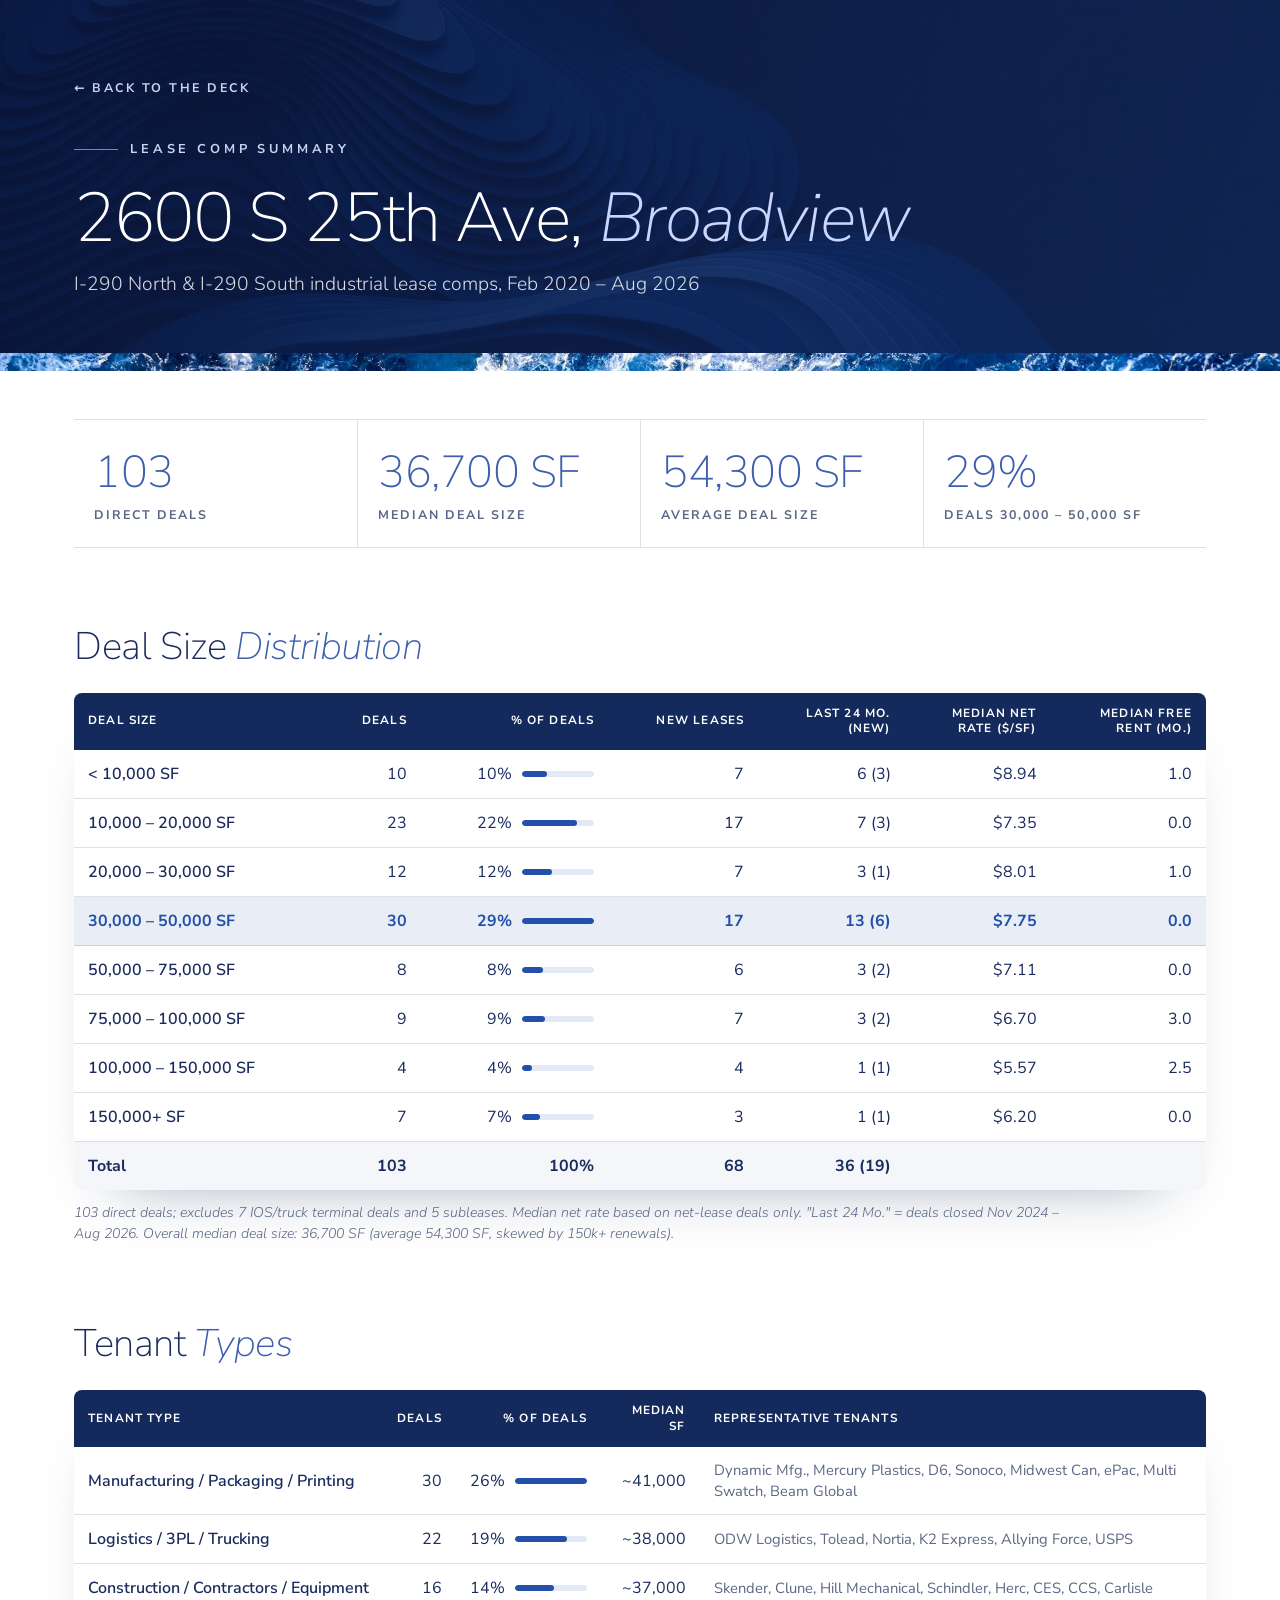
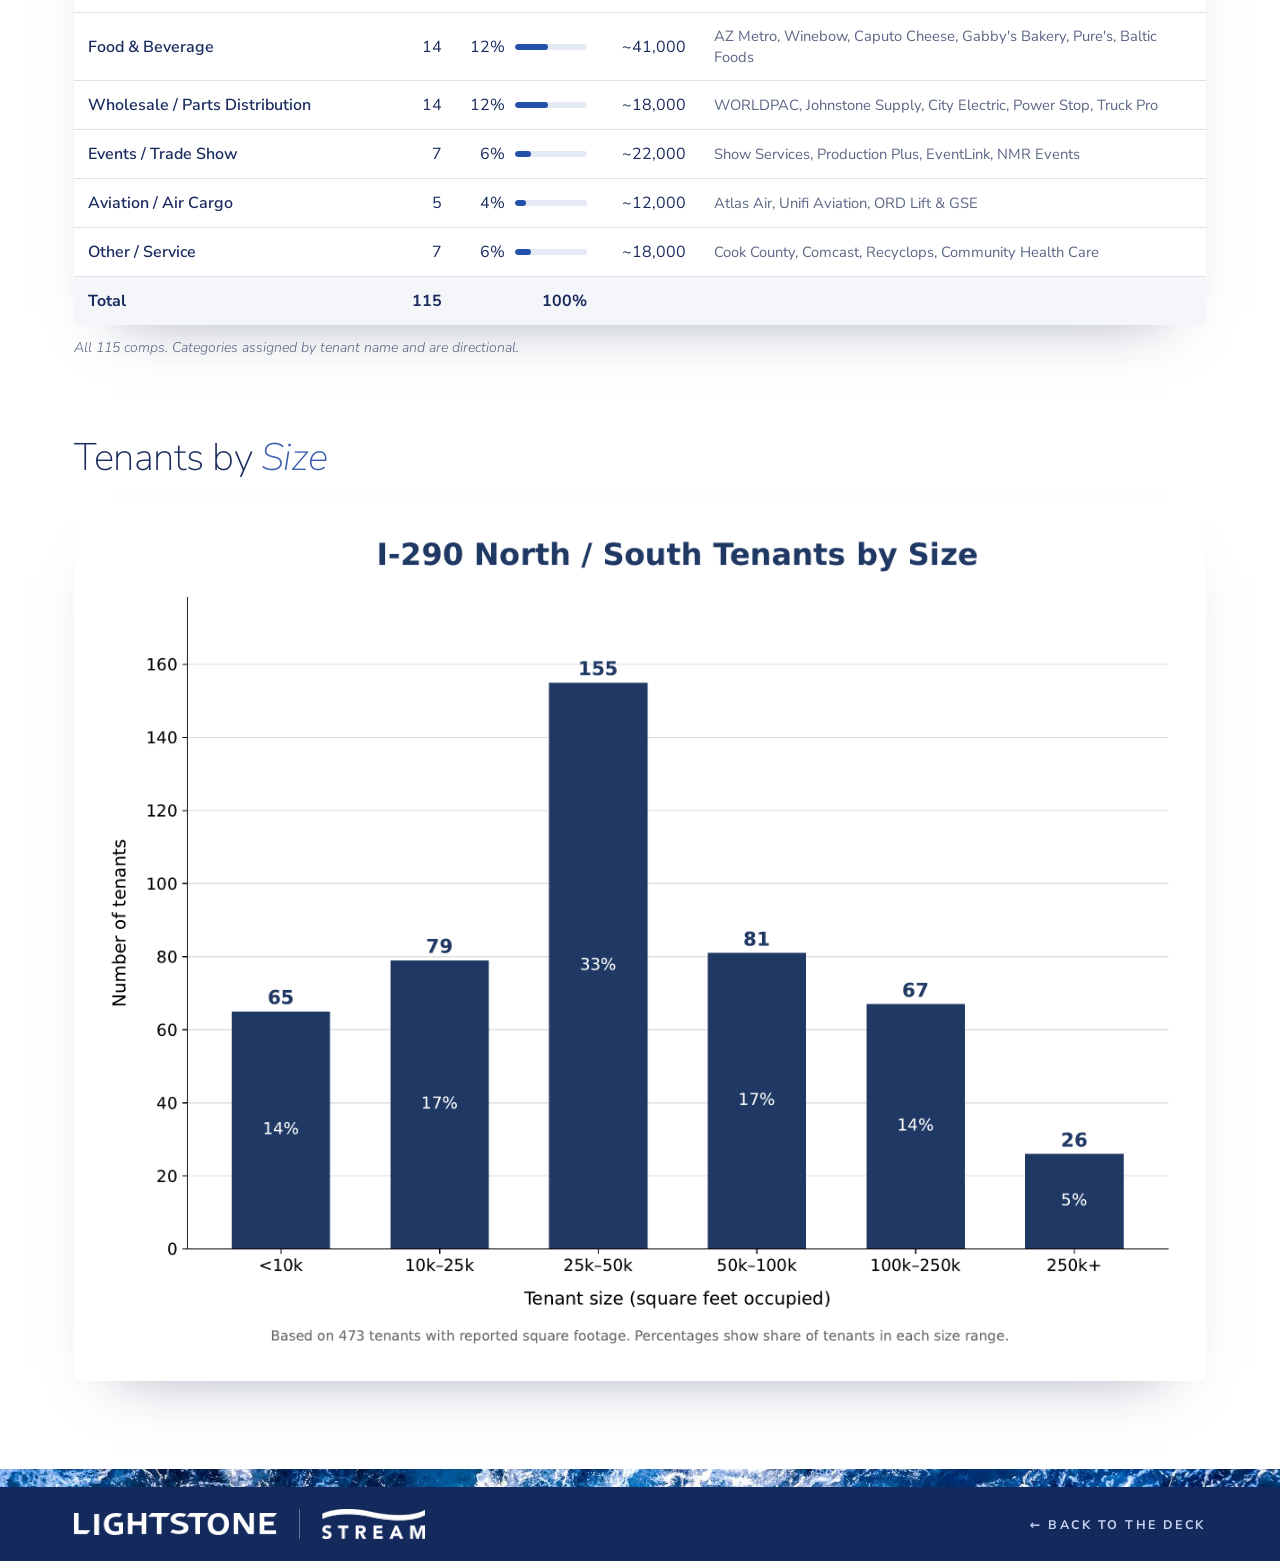
<file: presentations/2600-s-25th-broadview/lease-comps.html>
<!doctype html>
<html lang="en">
<head>
  <meta charset="utf-8">
  <meta name="viewport" content="width=device-width, initial-scale=1">
  <title>Lease Comp Summary — 2600 S 25th Ave, Broadview</title>
  <meta name="description" content="I-290 North &amp; I-290 South industrial lease comps, Feb 2020 – Aug 2026.">
  <link rel="preconnect" href="https://fonts.googleapis.com">
  <link rel="preconnect" href="https://fonts.gstatic.com" crossorigin>
  <link href="https://fonts.googleapis.com/css2?family=Nunito+Sans:ital,opsz,wght@0,6..12,200;0,6..12,300;0,6..12,400;0,6..12,600;0,6..12,700;0,6..12,800;1,6..12,200;1,6..12,300&display=swap" rel="stylesheet">
  <style>
    /* Same palette and type as the deck (deck.css) */
    :root {
      --navy: #142a5c; --navy-deep: #0f1f47; --ink: #1a2b5e; --accent: #3d5fae; --stream-blue: #2350aa;
      --muted: #5b6785; --hair: rgba(26,43,94,.14); --paper: #fff; --mist: #f4f6fa;
      --font: "Nunito Sans", system-ui, -apple-system, "Segoe UI", sans-serif;
    }
    * { box-sizing: border-box; }
    body { margin: 0; font-family: var(--font); color: var(--ink); background: var(--paper); -webkit-font-smoothing: antialiased; }
    h1, h2, p { margin: 0; }
    .wrap { max-width: 1180px; margin: 0 auto; padding-left: max(24px, env(safe-area-inset-left, 0px)); padding-right: max(24px, env(safe-area-inset-right, 0px)); }

    .hero { color: #fff; background: linear-gradient(120deg, rgba(10,22,58,.88), rgba(20,42,92,.72)), var(--navy) url("img/navy-topo.jpg") center / cover; }
    .hero .wrap { padding-block: clamp(36px, 7vw, 76px) clamp(30px, 5vw, 56px); }
    .back { display: inline-flex; align-items: center; gap: 8px; margin-bottom: clamp(24px, 4vw, 44px); color: #c9d3f2; text-decoration: none; font-size: .78rem; font-weight: 700; letter-spacing: .2em; text-transform: uppercase; }
    .back:hover, .back:focus-visible { color: #fff; }
    .eyebrow { display: flex; align-items: center; gap: 12px; font-size: .8rem; font-weight: 700; letter-spacing: .3em; text-transform: uppercase; color: #c9d3f2; }
    .eyebrow::before { content: ""; width: 44px; height: 1px; background: currentColor; opacity: .6; }
    h1 { margin-top: .35em; font-size: clamp(2.2rem, 5.4vw, 4.4rem); font-weight: 200; line-height: 1.05; letter-spacing: -.02em; text-wrap: balance; }
    h1 em { font-style: italic; color: #c9d6ff; }
    .sub { margin-top: 16px; max-width: 46em; font-size: clamp(1rem, 1.6vw, 1.2rem); font-weight: 300; color: rgba(255,255,255,.85); }
    .band { height: 18px; background: var(--navy-deep) url("img/water-band.jpg") center / cover; }

    .stats { display: grid; grid-template-columns: repeat(4, minmax(0, 1fr)); gap: 0; margin-top: clamp(28px, 5vw, 48px); border-top: 1px solid var(--hair); border-bottom: 1px solid var(--hair); }
    .stat { padding: 22px 20px; }
    .stat + .stat { border-left: 1px solid var(--hair); }
    .stat b { display: block; font-size: clamp(1.8rem, 3.6vw, 2.8rem); font-weight: 200; color: var(--accent); font-variant-numeric: tabular-nums; letter-spacing: -.01em; }
    .stat span { font-size: .78rem; font-weight: 700; letter-spacing: .16em; text-transform: uppercase; color: var(--muted); }

    section { margin-top: clamp(40px, 6vw, 72px); }
    h2 { font-size: clamp(1.6rem, 3.2vw, 2.4rem); font-weight: 200; letter-spacing: -.01em; }
    h2 em { font-style: italic; color: var(--accent); }
    .table-wrap { margin-top: 20px; overflow-x: auto; border-radius: 8px; box-shadow: 0 30px 60px -44px rgba(15,31,71,.5); }
    table { width: 100%; min-width: 720px; border-collapse: separate; border-spacing: 0; background: #fff; font-size: 1rem; font-variant-numeric: tabular-nums; }
    th, td { padding: 13px 14px; text-align: left; vertical-align: middle; border-bottom: 1px solid var(--hair); }
    thead th { background: var(--navy); color: #fff; font-size: .74rem; font-weight: 700; letter-spacing: .1em; line-height: 1.3; text-transform: uppercase; border-bottom: 0; }
    .num { text-align: right; }
    tbody th { font-weight: 600; white-space: nowrap; }
    tbody tr:hover > * { background: rgba(35,80,170,.05); }
    tr.key > * { background: rgba(35,80,170,.1); color: var(--stream-blue); font-weight: 700; }
    tfoot td, tfoot th { background: var(--mist); font-weight: 700; border-bottom: 0; }
    .share { display: flex; align-items: center; justify-content: flex-end; gap: 10px; }
    .bar { width: 72px; height: 6px; border-radius: 3px; background: rgba(35,80,170,.12); overflow: hidden; }
    .bar i { display: block; height: 100%; background: var(--stream-blue); border-radius: 3px; }
    .tenants { color: var(--muted); font-size: .92rem; line-height: 1.4; min-width: 280px; }
    .note { margin-top: 12px; max-width: 70em; font-size: .88rem; font-style: italic; font-weight: 300; color: var(--muted); line-height: 1.55; }

    footer { margin-top: clamp(48px, 7vw, 88px); }
    footer .wrap { display: flex; align-items: center; justify-content: space-between; gap: 20px; flex-wrap: wrap; padding-block: 22px; color: #fff; }
    footer .logos { display: flex; align-items: center; gap: 22px; }
    footer .logos img { height: 22px; width: auto; }
    footer .logos img + img { height: 30px; padding-left: 22px; border-left: 1px solid rgba(255,255,255,.35); }
    footer { background: var(--navy); }
    footer a { color: #c9d3f2; font-size: .78rem; font-weight: 700; letter-spacing: .2em; text-transform: uppercase; text-decoration: none; }
    :focus-visible { outline: 3px solid #6c8ae0; outline-offset: 3px; }
    .graph { margin: 20px 0 0; padding: clamp(10px, 2vw, 24px); border-radius: 8px; background: #fff; box-shadow: 0 30px 60px -44px rgba(15,31,71,.5); }
    .graph img { display: block; width: 100%; height: auto; }

    @media (max-width: 720px) {
      .stats { grid-template-columns: 1fr 1fr; }
      .stat:nth-child(3) { border-left: 0; }
      .stat:nth-child(n+3) { border-top: 1px solid var(--hair); }
    }
  </style>
</head>
<body>
  <header class="hero">
    <div class="wrap">
      <a class="back" href="index.html#swot">← Back to the deck</a>
      <p class="eyebrow">Lease Comp Summary</p>
      <h1>2600 S 25th Ave, <em>Broadview</em></h1>
      <p class="sub">I-290 North &amp; I-290 South industrial lease comps, Feb 2020 – Aug 2026</p>
    </div>
  </header>
  <div class="band" aria-hidden="true"></div>

  <main class="wrap">
    <div class="stats">
      <div class="stat"><b>103</b><span>Direct deals</span></div>
      <div class="stat"><b>36,700 SF</b><span>Median deal size</span></div>
      <div class="stat"><b>54,300 SF</b><span>Average deal size</span></div>
      <div class="stat"><b>29%</b><span>Deals 30,000 – 50,000 SF</span></div>
    </div>

    <section aria-labelledby="size-h">
      <h2 id="size-h">Deal Size <em>Distribution</em></h2>
      <div class="table-wrap">
        <table>
          <thead>
            <tr><th scope="col">Deal Size</th><th scope="col" class="num">Deals</th><th scope="col" class="num">% of Deals</th><th scope="col" class="num">New Leases</th><th scope="col" class="num">Last 24 Mo.<br>(New)</th><th scope="col" class="num">Median Net<br>Rate ($/SF)</th><th scope="col" class="num">Median Free<br>Rent (Mo.)</th></tr>
          </thead>
          <tbody>
            <tr><th scope="row">&lt; 10,000 SF</th><td class="num">10</td><td class="num"><span class="share">10%<span class="bar"><i style="width:34%"></i></span></span></td><td class="num">7</td><td class="num">6 (3)</td><td class="num">$8.94</td><td class="num">1.0</td></tr>
            <tr><th scope="row">10,000 – 20,000 SF</th><td class="num">23</td><td class="num"><span class="share">22%<span class="bar"><i style="width:76%"></i></span></span></td><td class="num">17</td><td class="num">7 (3)</td><td class="num">$7.35</td><td class="num">0.0</td></tr>
            <tr><th scope="row">20,000 – 30,000 SF</th><td class="num">12</td><td class="num"><span class="share">12%<span class="bar"><i style="width:41%"></i></span></span></td><td class="num">7</td><td class="num">3 (1)</td><td class="num">$8.01</td><td class="num">1.0</td></tr>
            <tr class="key"><th scope="row">30,000 – 50,000 SF</th><td class="num">30</td><td class="num"><span class="share">29%<span class="bar"><i style="width:100%"></i></span></span></td><td class="num">17</td><td class="num">13 (6)</td><td class="num">$7.75</td><td class="num">0.0</td></tr>
            <tr><th scope="row">50,000 – 75,000 SF</th><td class="num">8</td><td class="num"><span class="share">8%<span class="bar"><i style="width:28%"></i></span></span></td><td class="num">6</td><td class="num">3 (2)</td><td class="num">$7.11</td><td class="num">0.0</td></tr>
            <tr><th scope="row">75,000 – 100,000 SF</th><td class="num">9</td><td class="num"><span class="share">9%<span class="bar"><i style="width:31%"></i></span></span></td><td class="num">7</td><td class="num">3 (2)</td><td class="num">$6.70</td><td class="num">3.0</td></tr>
            <tr><th scope="row">100,000 – 150,000 SF</th><td class="num">4</td><td class="num"><span class="share">4%<span class="bar"><i style="width:14%"></i></span></span></td><td class="num">4</td><td class="num">1 (1)</td><td class="num">$5.57</td><td class="num">2.5</td></tr>
            <tr><th scope="row">150,000+ SF</th><td class="num">7</td><td class="num"><span class="share">7%<span class="bar"><i style="width:24%"></i></span></span></td><td class="num">3</td><td class="num">1 (1)</td><td class="num">$6.20</td><td class="num">0.0</td></tr>
          </tbody>
          <tfoot>
            <tr><th scope="row">Total</th><td class="num">103</td><td class="num">100%</td><td class="num">68</td><td class="num">36 (19)</td><td></td><td></td></tr>
          </tfoot>
        </table>
      </div>
      <p class="note">103 direct deals; excludes 7 IOS/truck terminal deals and 5 subleases. Median net rate based on net-lease deals only. "Last 24 Mo." = deals closed Nov 2024 – Aug 2026. Overall median deal size: 36,700 SF (average 54,300 SF, skewed by 150k+ renewals).</p>
    </section>

    <section aria-labelledby="tenant-h">
      <h2 id="tenant-h">Tenant <em>Types</em></h2>
      <div class="table-wrap">
        <table>
          <thead>
            <tr><th scope="col">Tenant Type</th><th scope="col" class="num">Deals</th><th scope="col" class="num">% of Deals</th><th scope="col" class="num">Median SF</th><th scope="col">Representative Tenants</th></tr>
          </thead>
          <tbody>
            <tr><th scope="row">Manufacturing / Packaging / Printing</th><td class="num">30</td><td class="num"><span class="share">26%<span class="bar"><i style="width:100%"></i></span></span></td><td class="num">~41,000</td><td class="tenants">Dynamic Mfg., Mercury Plastics, D6, Sonoco, Midwest Can, ePac, Multi Swatch, Beam Global</td></tr>
            <tr><th scope="row">Logistics / 3PL / Trucking</th><td class="num">22</td><td class="num"><span class="share">19%<span class="bar"><i style="width:73%"></i></span></span></td><td class="num">~38,000</td><td class="tenants">ODW Logistics, Tolead, Nortia, K2 Express, Allying Force, USPS</td></tr>
            <tr><th scope="row">Construction / Contractors / Equipment</th><td class="num">16</td><td class="num"><span class="share">14%<span class="bar"><i style="width:54%"></i></span></span></td><td class="num">~37,000</td><td class="tenants">Skender, Clune, Hill Mechanical, Schindler, Herc, CES, CCS, Carlisle</td></tr>
            <tr><th scope="row">Food &amp; Beverage</th><td class="num">14</td><td class="num"><span class="share">12%<span class="bar"><i style="width:46%"></i></span></span></td><td class="num">~41,000</td><td class="tenants">AZ Metro, Winebow, Caputo Cheese, Gabby's Bakery, Pure's, Baltic Foods</td></tr>
            <tr><th scope="row">Wholesale / Parts Distribution</th><td class="num">14</td><td class="num"><span class="share">12%<span class="bar"><i style="width:46%"></i></span></span></td><td class="num">~18,000</td><td class="tenants">WORLDPAC, Johnstone Supply, City Electric, Power Stop, Truck Pro</td></tr>
            <tr><th scope="row">Events / Trade Show</th><td class="num">7</td><td class="num"><span class="share">6%<span class="bar"><i style="width:23%"></i></span></span></td><td class="num">~22,000</td><td class="tenants">Show Services, Production Plus, EventLink, NMR Events</td></tr>
            <tr><th scope="row">Aviation / Air Cargo</th><td class="num">5</td><td class="num"><span class="share">4%<span class="bar"><i style="width:15%"></i></span></span></td><td class="num">~12,000</td><td class="tenants">Atlas Air, Unifi Aviation, ORD Lift &amp; GSE</td></tr>
            <tr><th scope="row">Other / Service</th><td class="num">7</td><td class="num"><span class="share">6%<span class="bar"><i style="width:23%"></i></span></span></td><td class="num">~18,000</td><td class="tenants">Cook County, Comcast, Recyclops, Community Health Care</td></tr>
          </tbody>
          <tfoot>
            <tr><th scope="row">Total</th><td class="num">115</td><td class="num">100%</td><td></td><td></td></tr>
          </tfoot>
        </table>
      </div>
      <p class="note">All 115 comps. Categories assigned by tenant name and are directional.</p>
    </section>

    <section aria-labelledby="tenants-h">
      <h2 id="tenants-h">Tenants by <em>Size</em></h2>
      <figure class="graph">
        <img src="img/tenants-by-size.png" alt="I-290 North / South Tenants by Size: under 10k SF 65 tenants (14%), 10k–25k 79 (17%), 25k–50k 155 (33%), 50k–100k 81 (17%), 100k–250k 67 (14%), 250k+ 26 (5%); based on 473 tenants with reported square footage" width="2416" height="1848" loading="lazy">
      </figure>
    </section>
  </main>

  <footer>
    <div class="band" aria-hidden="true"></div>
    <div class="wrap">
      <div class="logos">
        <img src="img/lightstone-white.png" alt="Lightstone" width="960" height="104">
        <img src="img/stream-white.png" alt="Stream Realty Partners" width="846" height="246">
      </div>
      <a href="index.html#swot">← Back to the deck</a>
    </div>
  </footer>
  <script>
    // Inside the deck's pop-out: "Back to the deck" closes the pop-out
    if (window.self !== window.top) {
      document.querySelectorAll('a[href="index.html#swot"]').forEach(a => {
        a.textContent = "\u2190 Back to the deck";
        a.addEventListener("click", e => { e.preventDefault(); window.parent.postMessage("close-popout", "*"); });
      });
    }
  </script>
</body>
</html>
</file>
<file: assets/styles.css>
/* Stream Industrial — Brokerage & Marketing Hub
   Brand: Stream Navy dominant, Light Gray / white, Stream Blue accent.
   Merriweather for headlines, Nunito Sans for everything else. Body copy black. */

:root {
  --navy: #002F6C;
  --blue: #004EA8;
  --light-gray: #D9D9D6;
  --gray: #B1B3B3;
  --dark-gray: #53565A;
  --pacific: #00B0B9;
  --green: #86D295;
  --orange: #E87722;
  --yellow: #FFB81C;

  --ink: #000000;
  --muted: #53565A;
  --bg: #F4F4F2;
  --surface: #FFFFFF;
  --line: #D9D9D6;

  --radius: 10px;
  --shadow: 0 1px 2px rgba(0, 47, 108, .06), 0 4px 14px rgba(0, 47, 108, .06);
  --serif: "Merriweather", Georgia, serif;
  --sans: "Nunito Sans", "Segoe UI", Arial, sans-serif;
}

* { box-sizing: border-box; }
[hidden] { display: none !important; }

body {
  margin: 0;
  background: var(--bg);
  color: var(--ink);
  font: 400 15px/1.5 var(--sans);
  font-variant-numeric: proportional-nums lining-nums;
  -webkit-font-smoothing: antialiased;
}
a { color: var(--blue); }
code { font-size: .9em; background: rgba(0,0,0,.05); padding: 1px 5px; border-radius: 4px; }
.sr-only { position: absolute; width: 1px; height: 1px; overflow: hidden; clip: rect(0 0 0 0); white-space: nowrap; }
.skip-link { position: absolute; left: -999px; top: 8px; background: #fff; padding: 8px 12px; z-index: 100; }
.skip-link:focus { left: 8px; }

.wrap { max-width: 1280px; margin: 0 auto; padding: 0 24px; }
@media (max-width: 640px) { .wrap { padding: 0 16px; } }

/* ---------- Masthead ---------- */
.masthead {
  position: sticky; top: 0; z-index: 20;
  background: linear-gradient(45deg, #001A3D 0%, var(--navy) 55%, #003E86 100%);
  color: #fff;
}
.masthead__inner {
  display: flex; align-items: flex-end; justify-content: space-between; gap: 24px;
  padding-top: 22px; padding-bottom: 18px; flex-wrap: wrap;
}
.brand__eyebrow {
  display: block; font-weight: 700; font-size: 12px; letter-spacing: .2em; text-transform: uppercase;
  color: var(--light-gray);
}
.brand__title { font: 400 30px/1.15 var(--serif); margin: 6px 0 4px; }
.masthead__tools { display: flex; gap: 12px; align-items: center; flex-wrap: wrap; }

.search {
  display: flex; align-items: center; gap: 8px;
  background: #fff; border-radius: 999px; padding: 0 14px; height: 40px; width: 340px; max-width: 100%;
}
.search svg { width: 18px; height: 18px; fill: none; stroke: var(--dark-gray); stroke-width: 2; flex: none; }
.search input { border: 0; outline: 0; font: inherit; width: 100%; background: transparent; color: var(--ink); }

.btn {
  display: inline-flex; align-items: center; height: 40px; padding: 0 16px; border-radius: 999px;
  font-weight: 700; text-decoration: none; white-space: nowrap; border: 1px solid transparent;
}
.btn--light { background: #fff; color: var(--navy); }
.btn--light:hover { background: var(--light-gray); }

.sectionnav { background: rgba(0, 0, 0, .18); }
.sectionnav__inner { display: flex; gap: 4px; overflow-x: auto; scrollbar-width: none; }
.sectionnav__inner::-webkit-scrollbar { display: none; }
.sectionnav a {
  color: #fff; text-decoration: none; font-weight: 700; font-size: 13px; letter-spacing: .04em;
  padding: 11px 12px; white-space: nowrap; border-bottom: 3px solid transparent;
}
.sectionnav a:hover { border-bottom-color: rgba(0, 176, 185, .5); }
.sectionnav a.is-active { border-bottom-color: var(--pacific); background: rgba(255, 255, 255, .06); }
.sectionnav a:focus-visible { outline: 2px solid #fff; outline-offset: -2px; }
.tab-count {
  display: inline-block; margin-left: 6px; min-width: 18px; padding: 0 6px; border-radius: 999px;
  background: var(--pacific); color: #00142F; font-size: 11px; line-height: 18px; text-align: center;
}
.tab-count--zero { background: rgba(255, 255, 255, .15); color: #fff; }

@media (max-width: 760px) {
  .masthead { position: static; }
  .brand__title { font-size: 24px; }
  .masthead__tools, .search { width: 100%; }
}

/* ---------- Sections ---------- */
body { min-height: 100vh; display: flex; flex-direction: column; }
main { padding-top: 24px; padding-bottom: 48px; flex: 1; width: 100%; }
.banner {
  background: #FFF6E0; border-left: 4px solid var(--yellow); padding: 12px 16px; border-radius: 6px; margin-bottom: 8px;
}
.section { padding: 28px 0 8px; }
.section__head {
  display: flex; align-items: flex-end; justify-content: space-between; gap: 16px; flex-wrap: wrap;
  border-bottom: 2px solid var(--navy); padding-bottom: 10px; margin-bottom: 18px;
}
.section__title { font: 400 24px/1.2 var(--serif); color: var(--navy); margin: 0; }
.section__meta { margin: 0; color: var(--muted); font-size: 14px; }
.filters { display: flex; gap: 12px; flex-wrap: wrap; }
.filters label { font-size: 12px; font-weight: 700; letter-spacing: .06em; text-transform: uppercase; color: var(--muted); display: flex; align-items: center; gap: 6px; }
.filters select {
  font: 600 14px var(--sans); text-transform: none; letter-spacing: 0; color: var(--ink);
  border: 1px solid var(--gray); border-radius: 6px; padding: 6px 8px; background: #fff;
}
.empty { color: var(--muted); font-style: italic; padding: 12px 0; }

/* ---------- Overview ---------- */
.stats { display: grid; grid-template-columns: repeat(auto-fit, minmax(180px, 1fr)); gap: 14px; }
@media (max-width: 560px) { .stats { grid-template-columns: 1fr 1fr; gap: 10px; } .stat__value { font-size: 26px; } }
.stat {
  background: var(--surface); border-radius: var(--radius); box-shadow: var(--shadow);
  padding: 16px 18px; border-top: 4px solid var(--navy); text-decoration: none; color: inherit;
}
.stat:hover { border-top-color: var(--blue); }
.stat__value { font: 400 32px/1 var(--serif); color: var(--navy); }
.stat__label { margin-top: 6px; font-weight: 700; font-size: 13px; color: var(--ink); }
.stat__sub { font-size: 12px; color: var(--muted); }

.overview-grid { display: grid; grid-template-columns: 1fr 1fr; gap: 14px; margin-top: 14px; }
@media (max-width: 860px) { .overview-grid { grid-template-columns: 1fr; } }
.panel { background: var(--surface); border-radius: var(--radius); box-shadow: var(--shadow); padding: 16px 18px; }
.panel__title {
  display: flex; align-items: center; gap: 10px; margin: 0 0 10px;
  font: 700 12px var(--sans); letter-spacing: .2em; text-transform: uppercase; color: var(--navy);
}
.square { width: 12px; height: 12px; background: var(--blue); flex: none; }
.square--orange { background: var(--orange); }
.updates, .duesoon { list-style: none; margin: 0; padding: 0; }
.updates li, .duesoon li { padding: 9px 0; border-top: 1px solid var(--line); display: flex; gap: 12px; }
.updates li:first-child, .duesoon li:first-child { border-top: 0; }
.date-chip { flex: none; font-size: 12px; font-weight: 800; color: var(--muted); width: 54px; padding-top: 1px; }
.duesoon li > div { flex: 1; min-width: 0; }
.duesoon li > .pill { align-self: flex-start; }
.duesoon .title { font-weight: 700; }
.duesoon .sub { font-size: 13px; color: var(--muted); }

/* ---------- Pills ---------- */
.pill {
  display: inline-block; font-size: 11px; font-weight: 800; letter-spacing: .04em; text-transform: uppercase;
  padding: 2px 8px; border-radius: 999px; background: var(--light-gray); color: var(--ink); white-space: nowrap;
}
.pill--high, .pill--overdue { background: var(--orange); color: #000; }
.pill--soon { background: var(--yellow); }
.pill--won, .pill--available { background: var(--green); }
.pill--lost { background: var(--gray); }
.pill--loi { background: var(--yellow); }
.pill--coming { background: var(--pacific); color: #000; }
.pill--sale { background: var(--blue); color: #fff; }
.pill--leased { background: var(--dark-gray); color: #fff; }
.pill--type { background: #E8EEF6; color: var(--navy); }

/* ---------- Queue board ---------- */
.board { display: grid; grid-template-columns: repeat(4, minmax(0, 1fr)); gap: 14px; align-items: start; }
@media (max-width: 1000px) { .board { grid-template-columns: repeat(2, minmax(0, 1fr)); } }
@media (max-width: 560px) { .board { grid-template-columns: 1fr; } }
.column { background: #E9E9E6; border-radius: var(--radius); padding: 10px; }
.column__head {
  display: flex; justify-content: space-between; align-items: center; padding: 4px 6px 10px;
  font-weight: 800; font-size: 12px; letter-spacing: .14em; text-transform: uppercase; color: var(--navy);
}
button.column__head {
  width: 100%; border: 0; background: transparent; font-family: var(--sans); cursor: pointer; text-align: left;
  gap: 8px; border-radius: 6px;
}
button.column__head:hover { background: rgba(255,255,255,.05); }
button.column__head:focus-visible { outline: 2px solid var(--pacific); outline-offset: 2px; }
.column__chev { width: 12px; font-size: 12px; color: var(--pacific); }
.column__name { flex: 1; }
.column--collapsed { padding-bottom: 4px; }
.column--collapsed .column__head { padding-bottom: 4px; }
.column__count { background: var(--navy); color: #fff; border-radius: 999px; padding: 1px 8px; font-size: 12px; letter-spacing: 0; }
.task {
  background: var(--surface); border-radius: 8px; padding: 12px; margin-bottom: 8px; box-shadow: var(--shadow);
  border-left: 4px solid var(--blue);
}
.task--high { border-left-color: var(--orange); }
.task--complete { opacity: .7; border-left-color: var(--green); }
.task__title { font-weight: 800; margin: 0 0 2px; line-height: 1.3; }
.task__prop { font-size: 13px; color: var(--muted); margin: 0 0 8px; }
.task__row { display: flex; flex-wrap: wrap; gap: 6px; align-items: center; font-size: 12px; }
.task__people { font-size: 12px; color: var(--muted); margin-top: 8px; }
.task a { font-weight: 700; font-size: 12px; }

/* ---------- Cards ---------- */
.cards { display: grid; grid-template-columns: repeat(auto-fill, minmax(280px, 1fr)); gap: 14px; }
.card {
  background: var(--surface); border-radius: var(--radius); box-shadow: var(--shadow); padding: 16px 18px;
  display: flex; flex-direction: column; gap: 8px;
}
.card__top { display: flex; justify-content: space-between; gap: 8px; align-items: center; }
.card__date { font-size: 12px; font-weight: 700; color: var(--muted); }
.card__title { font: 700 17px/1.35 var(--sans); margin: 0; color: var(--ink); }
.card__sub { font-size: 13px; color: var(--muted); margin: 0; }
.card__notes { font-size: 14px; margin: 0; }
.card__foot { margin-top: auto; display: flex; justify-content: space-between; align-items: center; gap: 8px; padding-top: 6px; }
.link-btn {
  display: inline-flex; align-items: center; gap: 6px; font-weight: 800; font-size: 13px;
  color: #fff; background: var(--blue); padding: 6px 12px; border-radius: 6px; text-decoration: none;
}
.link-btn:hover { background: var(--navy); }
.link-btn--pending { background: var(--light-gray); color: var(--muted); cursor: default; }

.cards--feature .card { border-top: 4px solid var(--navy); position: relative; overflow: hidden; }
.cards--feature .card::after {
  /* subtle topographic-style contour accent */
  content: ""; position: absolute; right: -40px; top: -40px; width: 160px; height: 160px; pointer-events: none;
  background: repeating-radial-gradient(circle at 70% 30%, transparent 0 10px, rgba(0, 47, 108, .07) 10px 11px);
}
.quote { font: 400 15px/1.55 var(--serif); margin: 0; color: var(--ink); }

/* ---------- Resources ---------- */
.resources { display: grid; grid-template-columns: repeat(auto-fill, minmax(260px, 1fr)); gap: 14px; }
.resources .panel ul { list-style: none; margin: 0; padding: 0; }
.resources li { border-top: 1px solid var(--line); padding: 8px 0; display: flex; justify-content: space-between; gap: 10px; }
.resources li:first-child { border-top: 0; }
.resources li a { font-weight: 700; text-decoration: none; }
.resources li a:hover { text-decoration: underline; }
.resources .muted-link { color: var(--muted); }
.res-note { display: block; font-size: 12px; color: var(--muted); }
.soon { font-size: 11px; color: var(--muted); white-space: nowrap; }

.research-contact__card { display: flex; align-items: center; gap: 14px; margin-top: 14px; border-left: 4px solid var(--pacific); }
.research-contact__label { font-size: 12px; font-weight: 800; letter-spacing: .08em; text-transform: uppercase; color: var(--gray); }

.reports { display: grid; align-items: start; grid-template-columns: repeat(auto-fill, minmax(min(100%, 420px), 1fr)); gap: 14px; }
.report { background: #04234D; border: 1px solid rgba(255,255,255,.08); border-top: 4px solid rgba(255,255,255,.2); border-radius: var(--radius); padding: 18px; display: flex; flex-direction: column; gap: 14px; align-items: flex-start; }
.report--launched { border-top-color: var(--pacific); }
.report--pending { border-style: dashed; border-top-style: solid; border-top-color: var(--yellow); }
.report__top { display: flex; justify-content: space-between; gap: 12px; width: 100%; }
.report__quarter { font: 400 26px/1.1 var(--serif); color: #fff; }
.report__title { margin: 4px 0 0; font: 700 13px var(--sans); color: var(--gray); letter-spacing: .02em; }
.report__tags { display: flex; gap: 6px; align-items: flex-start; flex-wrap: wrap; justify-content: flex-end; }
.report__stats { display: grid; grid-template-columns: repeat(4, minmax(0, 1fr)); gap: 10px; margin: 0; width: 100%; }
@media (max-width: 520px) { .report__stats { grid-template-columns: repeat(2, minmax(0, 1fr)); } }
.report__stats > div { border-left: 2px solid var(--pacific); padding-left: 10px; }
.report__stats dd { margin: 0; font: 400 20px/1.2 var(--serif); color: #fff; font-variant-numeric: tabular-nums; }
.report__stats dt { font-size: 11px; font-weight: 800; letter-spacing: .06em; text-transform: uppercase; color: var(--gray); }
.report__takeaway { margin: 0; color: #fff; font-size: 14px; }

.reel-head { display: flex; align-items: flex-end; justify-content: space-between; gap: 12px; flex-wrap: wrap; margin-top: 28px; }
.reel-head .subhead { margin: 0; }
.reel-filter { display: flex; gap: 6px; flex-wrap: wrap; }
.chip {
  font: 700 13px var(--sans); color: #fff; background: transparent; border: 1px solid rgba(255,255,255,.25);
  border-radius: 999px; padding: 5px 12px; cursor: pointer;
}
.chip:hover { border-color: var(--pacific); }
.chip--on { background: var(--pacific); border-color: var(--pacific); color: #00142F; }
.chip:focus-visible { outline: 2px solid #fff; outline-offset: 2px; }
.reel-note { margin: 6px 0 12px; font-size: 13px; color: var(--gray); }
.reel {
  display: grid; grid-auto-flow: column; grid-auto-columns: minmax(240px, 260px); gap: 12px;
  overflow-x: auto; scroll-snap-type: x mandatory; padding-bottom: 10px; scrollbar-color: var(--pacific) transparent;
}
.reel:focus-visible { outline: 2px solid var(--pacific); outline-offset: 4px; }
.deal {
  scroll-snap-align: start; background: #04234D; border: 1px solid rgba(255,255,255,.08); border-radius: var(--radius);
  padding: 16px; display: flex; flex-direction: column; gap: 4px; position: relative; overflow: hidden;
}
.deal::after {
  content: ""; position: absolute; right: -50px; top: -50px; width: 140px; height: 140px; pointer-events: none;
  background: repeating-radial-gradient(circle at 70% 30%, transparent 0 9px, rgba(0,176,185,.12) 9px 10px);
}
.deal__sf { font: 400 26px/1.1 var(--serif); color: #fff; font-variant-numeric: tabular-nums; }
.deal__sf span { font: 700 12px var(--sans); color: var(--gray); }
.deal__tenant { font-weight: 800; font-size: 16px; color: #fff; margin-top: 6px; }
.deal__addr { font-size: 13px; color: var(--gray); }
.deal__foot { margin-top: auto; padding-top: 10px; display: flex; flex-direction: column; gap: 6px; align-items: flex-start; }
.deal__meta { font-size: 12px; color: var(--gray); }

/* ---------- Portfolio ---------- */
.portfolio-summary { display: flex; gap: 8px; flex-wrap: wrap; margin-bottom: 12px; font-size: 14px; }
.portfolio-summary span { background: var(--surface); border-radius: 999px; padding: 4px 12px; box-shadow: var(--shadow); }
.portfolio-summary strong { color: var(--navy); }
.table-wrap { background: var(--surface); border-radius: var(--radius); box-shadow: var(--shadow); overflow: hidden; }
table.portfolio { width: 100%; border-collapse: collapse; }
.portfolio th {
  text-align: left; background: var(--navy); color: #fff; font-size: 12px; letter-spacing: .08em; text-transform: uppercase;
  padding: 10px 12px; cursor: pointer; user-select: none; white-space: nowrap;
}
.portfolio th[aria-sort="ascending"]::after { content: " ▲"; font-size: 9px; }
.portfolio th[aria-sort="descending"]::after { content: " ▼"; font-size: 9px; }
.portfolio td { padding: 11px 12px; border-top: 1px solid var(--line); vertical-align: top; }
.portfolio tbody tr:hover { background: #F7F9FC; }
.portfolio .num { text-align: right; }
.prop-name { font-weight: 800; }
.prop-addr { font-size: 12px; color: var(--muted); }
.qlinks { display: flex; flex-wrap: wrap; gap: 6px; }
.qlink {
  font-size: 12px; font-weight: 700; padding: 3px 9px; border-radius: 6px; text-decoration: none;
  border: 1px solid var(--blue); color: var(--blue); white-space: nowrap;
}
.qlink:hover { background: var(--blue); color: #fff; }
.qlink--off { border-color: var(--line); color: var(--gray); pointer-events: none; }

@media (max-width: 860px) {
  .portfolio thead { display: none; }
  .portfolio, .portfolio tbody, .portfolio tr, .portfolio td { display: block; width: 100%; }
  .portfolio tr { border-top: 1px solid var(--line); padding: 10px 4px; }
  .portfolio td { border: 0; padding: 4px 12px; text-align: left !important; }
  .portfolio td[data-label]::before {
    content: attr(data-label) " · "; font-size: 11px; font-weight: 800; letter-spacing: .06em; text-transform: uppercase; color: var(--muted);
  }
}

/* ---------- Process ---------- */
.process-legend { display: flex; flex-wrap: wrap; align-items: center; gap: 6px 10px; font-size: 13px; color: var(--gray); margin-bottom: 14px; }
.process-legend .who { margin-left: 8px; }
.process-legend .who:first-child { margin-left: 0; }
.who {
  display: inline-block; flex: none; font-size: 11px; font-weight: 800; letter-spacing: .04em; padding: 2px 8px;
  border-radius: 999px; white-space: nowrap; min-width: 44px; text-align: center;
}
.who--ind { background: #fff; color: var(--navy); }
.who--mkt { background: var(--pacific); color: #00142F; }
.who--both { background: var(--yellow); color: #00142F; }
.process { display: grid; gap: 10px; }
.proc { background: #04234D; border: 1px solid rgba(255,255,255,.08); border-radius: var(--radius); }
.proc summary {
  display: flex; align-items: center; gap: 12px; padding: 14px 18px; cursor: pointer; list-style: none;
}
.proc summary::-webkit-details-marker { display: none; }
.proc summary::after { content: "+"; margin-left: auto; font-size: 20px; line-height: 1; color: var(--pacific); }
.proc[open] summary::after { content: "–"; }
.proc summary:focus-visible { outline: 2px solid #fff; outline-offset: -2px; border-radius: var(--radius); }
.proc__num {
  flex: none; width: 30px; height: 30px; border-radius: 50%; display: grid; place-items: center;
  background: var(--pacific); color: #00142F; font-weight: 800; font-size: 14px;
}
.proc__title { font-weight: 800; font-size: 16px; color: #fff; }
.proc__count { font-size: 12px; color: var(--gray); white-space: nowrap; }
.steps { list-style: none; margin: 0; padding: 0 18px 14px 60px; display: grid; gap: 2px; }
.step { display: flex; align-items: flex-start; gap: 10px; padding: 7px 0; border-top: 1px solid rgba(255,255,255,.08); }
.step:first-child { border-top: 0; }
.step__letter { flex: none; width: 14px; font-weight: 800; color: var(--gray); font-size: 13px; padding-top: 1px; }
.step .who { margin-top: 1px; }
.step__text { min-width: 0; color: #fff; }
.step__note { display: block; font: italic 400 12px var(--serif); color: var(--gray); }
@media (max-width: 640px) {
  .steps { padding-left: 18px; }
  .proc__count { display: none; }
}
.subhead { font: 400 20px var(--serif); color: #fff; margin: 28px 0 12px; }
.subhead--first { margin-top: 0; }
.assignments { display: grid; grid-template-columns: repeat(auto-fill, minmax(min(100%, 360px), 1fr)); gap: 14px; }
.assign__name { margin: 0; font: 700 17px var(--sans); color: #fff; }
.assign__client { font-size: 13px; color: var(--gray); margin-bottom: 10px; }
.assign__roles { display: grid; grid-template-columns: auto 1fr; gap: 6px 14px; margin: 0; font-size: 14px; }
.assign__roles dt { color: var(--gray); font-size: 12px; font-weight: 700; letter-spacing: .04em; text-transform: uppercase; padding-top: 2px; }
.assign__roles dd { margin: 0; color: #fff; font-weight: 700; }

/* ---------- Team ---------- */
.team-photo { margin: 0 0 16px; border-radius: var(--radius); overflow: hidden; border: 1px solid rgba(255,255,255,.08); }
.team-photo img { display: block; width: 100%; max-width: 100%; aspect-ratio: 3.4 / 1; object-fit: cover; object-position: 50% 37%; }
@media (max-width: 640px) { .team-photo img { aspect-ratio: 16 / 9; } }
.team { display: grid; grid-template-columns: repeat(3, 1fr); gap: 14px; }
@media (max-width: 860px) { .team { grid-template-columns: 1fr; } }
.member { display: flex; gap: 12px; align-items: flex-start; padding: 8px 0; border-top: 1px solid var(--line); }
.member:first-of-type { border-top: 0; }
.avatar {
  width: 38px; margin-top: 2px; height: 38px; border-radius: 50%; background: var(--navy); color: #fff; flex: none;
  display: grid; place-items: center; font-weight: 800; font-size: 13px;
}
.member__name { font-weight: 800; }
.member__role { font-size: 13px; color: var(--muted); }
.member__contact { font-size: 12px; }
.avatar--photo { width: 52px; height: 52px; object-fit: cover; padding: 0; align-self: flex-start; }
.member__focus { font-size: 13px; margin-top: 4px; }
.member__focus span { font: italic 400 12px var(--serif); color: var(--muted); }

/* ---------- Footer ---------- */
.footer { background: var(--navy); color: #fff; padding: 26px 0; }
.footer__inner { display: flex; justify-content: space-between; gap: 16px; flex-wrap: wrap; align-items: center; }
.footer__note { margin: 0; font-size: 13px; color: var(--light-gray); }
.footer a { color: #fff; }

mark { background: #FFE9B3; color: inherit; padding: 0 1px; }
.is-hidden { display: none !important; }

@media print {
  .masthead { position: static; }
  .sectionnav, .search, .btn, .filters { display: none; }
}

/* ---------- Midnight theme ----------
   Full navy canvas, Pacific Blue as the highlight. Stream Blue is kept off
   navy surfaces per brand contrast rules. */
html { background: #00142F; }
body{background:#00142F;color:#fff}
.masthead{background:#00142F;border-bottom:1px solid rgba(255,255,255,.08)}
.sectionnav{background:transparent}
.section__title,.stat__value,.panel__title,.column__head,.portfolio-summary strong{color:#fff}
.section__head{border-bottom-color:var(--pacific)}
.section__meta,.stat__sub,.card__sub,.card__date,.task__prop,.task__people,.prop-addr,.member__role,.date-chip,.duesoon .sub,.res-note,.soon,.filters label,.empty{color:#B1B3B3}
.stat,.panel,.card,.task,.table-wrap,.portfolio-summary span{background:#04234D;box-shadow:none;border:1px solid rgba(255,255,255,.08);color:#fff}
.stat{border-top:4px solid var(--pacific)}
.stat__label,.card__title,.quote,.task__title,.card__notes,.member__name,.prop-name,.member__focus{color:#fff}
.column{background:#021B3D} .column__count{background:var(--pacific);color:#00142F}
.updates li,.duesoon li,.resources li,.member,.portfolio td,.portfolio tr{border-color:rgba(255,255,255,.1)}
.portfolio th{background:#021B3D;border-bottom:2px solid var(--pacific)}
.portfolio tbody tr:hover{background:#06305F}
.pill--type{background:rgba(0,176,185,.18);color:#7FE3E8}
a,.resources li a,.task a{color:#7FE3E8} .muted-link{color:#D9D9D6!important}
.link-btn{background:var(--pacific);color:#00142F} .link-btn--pending{background:rgba(255,255,255,.08);color:#B1B3B3}
.qlink{border-color:var(--pacific);color:#7FE3E8} .qlink--off{border-color:rgba(255,255,255,.12);color:#53565A}
.filters select{background:#04234D;color:#fff;border-color:rgba(255,255,255,.2)}
.banner{background:#3A2A00;color:#fff}
.cards--feature .card{border-top:4px solid var(--pacific)}
.cards--feature .card::after{background:repeating-radial-gradient(circle at 70% 30%,transparent 0 10px,rgba(0,176,185,.12) 10px 11px)}
.avatar{background:var(--pacific);color:#00142F}
.footer{background:#000B1C}
.task{border-left-color:var(--pacific)} .task--high{border-left-color:var(--orange)}
.square{background:var(--pacific)} .square--orange{background:var(--orange)}
.pill--sale { background: #fff; color: var(--navy); }
.qlink--off { border-color: rgba(255,255,255,.12); color: rgba(255,255,255,.35); }
code { background: rgba(255,255,255,.1); }
mark { background: rgba(255,184,28,.35); color: #fff; }
.footer a { color: #fff; }
.search input { color: #000; }

/* Queue status colors: each bucket has its own accent on the count and card edge. */
.column--requested { --status: var(--yellow); }
.column--in-progress { --status: var(--pacific); }
.column--in-review { --status: var(--orange); }
.column--complete { --status: var(--green); }
.column .column__count { background: var(--status, var(--pacific)); color: #00142F; }
.column .column__chev { color: var(--status, var(--pacific)); }
.column { border-top: 3px solid var(--status, transparent); }
.column .task { border-left: 4px solid var(--status, var(--pacific)); }
.column .task--high { box-shadow: inset 0 0 0 1px var(--orange); }
.column .task--complete { opacity: .85; }

/* Drag and drop between queue buckets */
.queue-live-note { margin: -6px 0 12px; font-size: 13px; color: var(--gray); }
.task[draggable="true"] { cursor: grab; }
.task--dragging { opacity: .45; }
.board--dragging .column { outline: 1px dashed rgba(255,255,255,.18); outline-offset: -1px; }
.column--over { outline: 2px solid var(--status, var(--pacific)) !important; outline-offset: -2px; background: #06305F; }
.toast {
  position: fixed; left: 50%; bottom: calc(20px + env(safe-area-inset-bottom, 0px)); transform: translateX(-50%);
  background: #fff; color: #00142F; font-weight: 700; padding: 10px 16px; border-radius: 8px; z-index: 50;
  box-shadow: 0 6px 20px rgba(0,0,0,.35); max-width: calc(100% - 32px);
}
.task--ghost { position: fixed; z-index: 60; pointer-events: none; opacity: .9; transform: rotate(-2deg); box-shadow: 0 10px 30px rgba(0,0,0,.5); }
.task[draggable="true"] { -webkit-user-select: none; user-select: none; -webkit-touch-callout: none; }

/* Vendor contact cards in Resources */
.resources li.vendor { display: flex; flex-direction: column; gap: 10px; align-items: flex-start; justify-content: flex-start; }
.vendor__logo { display: block; max-width: 100%; width: 220px; height: 56px; object-fit: contain; background: #fff; border-radius: 8px; padding: 8px 12px; }
.vendor__body { min-width: 0; display: grid; gap: 2px; }
.vendor__company a, .vendor__company span { font-weight: 800; font-size: 15px; }
.vendor__name { color: #fff; font-weight: 700; font-size: 14px; }
.vendor__line { color: var(--gray); font-size: 13px; overflow-wrap: anywhere; }

/* Presentation front covers */
.card--with-cover { padding-top: 0; overflow: hidden; }
.card__cover { display: block; margin: 0 -18px 4px; background: #000B1C; aspect-ratio: 16 / 10; overflow: hidden; }
.card__cover-img { display: block; width: 100%; height: 100%; object-fit: cover; object-position: center top; transition: transform .25s ease; }
a.card__cover:hover .card__cover-img { transform: scale(1.03); }
a.card__cover:focus-visible { outline: 2px solid var(--pacific); outline-offset: -2px; }
@media (prefers-reduced-motion: reduce) { .card__cover-img { transition: none; } }

/* The Quarter: graphic on the left, compact report cards stacked on the right */
.quarter-layout { display: grid; grid-template-columns: minmax(0, 0.62fr) minmax(0, 1.38fr); gap: 16px; align-items: start; }
@media (max-width: 900px) { .quarter-layout { grid-template-columns: 1fr; } }
.quarter-graphic { margin: 0; border-radius: var(--radius); overflow: hidden; background: #04234D; border: 1px solid rgba(255,255,255,.08); }
.quarter-graphic img { display: block; width: 100%; max-width: 100%; height: auto; }
.quarter-graphic--empty { min-height: 320px; display: grid; place-items: center; border-style: dashed; color: var(--gray); font-size: 14px; text-align: center; padding: 24px; }
.quarter-layout .reports { grid-template-columns: 1fr; gap: 10px; }
.quarter-layout .report { padding: 12px 16px; gap: 8px; }
.quarter-layout .report__quarter { font-size: 20px; }
.quarter-layout .report__title { margin-top: 2px; font-size: 12px; }
.quarter-layout .report__stats { gap: 8px; }
.quarter-layout .report__stats dd { font-size: 16px; }
.quarter-layout .report__stats dt { font-size: 10px; letter-spacing: .04em; }
.quarter-layout .report__takeaway {
  font-size: 13px; display: -webkit-box; -webkit-line-clamp: 2; -webkit-box-orient: vertical; overflow: hidden;
}
.quarter-layout .report .link-btn { padding: 4px 10px; font-size: 12px; }
.quarter-graphic a { display: block; }
.quarter-graphic a:focus-visible { outline: 2px solid var(--pacific); outline-offset: -2px; }
/* "Go-to for" label: brighter so it reads on navy */
.member__focus span { color: #7FE3E8; font-weight: 700; }

/* Stream logo (white, reversed on navy). Kept at least 10mm tall with clear space around it per brand rules. */
.masthead__right { display: flex; flex-direction: column; align-items: flex-end; gap: 22px; }
.brand__logo { display: block; height: 40px; width: auto; }
@media (max-width: 760px) {
  .masthead__inner { position: relative; }
  .masthead__right { width: 100%; align-items: stretch; gap: 0; }
  .brand__logo { position: absolute; top: 20px; right: 16px; height: 38px; }
  .brand { padding-right: 140px; }
}

/* Expandable assignment cards */
.assign__head {
  display: flex; justify-content: space-between; align-items: flex-start; gap: 12px; width: 100%;
  background: none; border: 0; padding: 0; margin: 0 0 10px; text-align: left; font: inherit; color: inherit; cursor: pointer;
}
.assign__head .assign__client { margin-bottom: 0; }
.assign__head:focus-visible { outline: 2px solid var(--pacific); outline-offset: 4px; border-radius: 4px; }
.assign__chev { font-size: 22px; line-height: 1; color: var(--pacific); }
.assign:hover { border-color: rgba(0,176,185,.45); }
.assign--open { border-color: var(--pacific); }
.assign__detail { margin-top: 14px; padding-top: 12px; border-top: 1px solid rgba(255,255,255,.1); display: flex; flex-direction: column; gap: 10px; align-items: flex-start; }
.assign__label { font-size: 11px; font-weight: 800; letter-spacing: .1em; text-transform: uppercase; color: var(--gray); }
.assign__props { margin: 0; padding-left: 20px; width: 100%; display: grid; gap: 4px; color: #fff; font-size: 14px; }
.assign__props li { display: flex; justify-content: space-between; gap: 10px; }
.assign__sf { color: var(--gray); font-size: 12px; white-space: nowrap; font-variant-numeric: tabular-nums; }
.assign__links { display: flex; gap: 8px; flex-wrap: wrap; }
.assignments { align-items: start; }
/* "Stream Chicago" sits at the top, level with the logo; the title stays on the search row */
@media (min-width: 761px) {
  .brand { align-self: flex-start; display: flex; flex-direction: column; gap: 8px; }
  .brand__eyebrow { margin-top: 0; line-height: 1; }
  .brand__title { margin: 0; }
}
/* New marketing request button: Golden Yellow accent */
#request-link { background: var(--yellow); color: #00142F; }
#request-link:hover { background: #FFC94D; }
#request-link:focus-visible { outline: 2px solid #fff; outline-offset: 2px; }

/* Tabs, search and Submit Request share one row */
.sectionnav__row { display: flex; align-items: center; gap: 16px; }
.sectionnav__row .sectionnav__inner { flex: 1; min-width: 0; padding: 0; }
.sectionnav__row .masthead__tools { flex: none; gap: 8px; flex-wrap: nowrap; }
.sectionnav__row .search { width: 230px; height: 32px; padding: 0 10px; }
.sectionnav__row .search svg { width: 15px; height: 15px; }
.sectionnav__row .search input { font-size: 13px; }
.sectionnav__row .btn { height: 32px; padding: 0 14px; font-size: 13px; }
.masthead__right { gap: 0; }
@media (max-width: 1080px) { .sectionnav__row .search { width: 170px; } }
@media (max-width: 760px) {
  .sectionnav__row { flex-wrap: wrap; gap: 0; }
  .sectionnav__row .masthead__tools { order: -1; width: 100%; padding: 4px 0 10px; }
  .sectionnav__row .search { flex: 1; width: auto; height: 36px; }
  .sectionnav__row .btn { height: 36px; }
  .sectionnav__row .sectionnav__inner { flex-basis: 100%; }
}
@media (min-width: 761px) { .masthead__right { align-self: flex-start; } .masthead__inner { padding-bottom: 12px; } }

/* Collapsible team groups */
.team { align-items: start; }
.team__toggle { width: 100%; background: none; border: 0; padding: 0; cursor: pointer; text-align: left; font-family: var(--sans); }
.team__toggle:focus-visible { outline: 2px solid var(--pacific); outline-offset: 4px; border-radius: 4px; }
.team__group { flex: 1; }
.team__count { background: var(--pacific); color: #00142F; border-radius: 999px; padding: 1px 8px; font-size: 11px; letter-spacing: 0; }
.team__chev { font-size: 18px; line-height: 1; color: var(--pacific); width: 14px; text-align: center; }
.panel--collapsed .team__toggle { margin-bottom: 0; }
</file>
<file: presentations/2600-s-25th-broadview/deck.css>
/* 2600 S 25th Broadview — interactive deck
   Each slide is a <section class="slide">. Colors and type live in :root so
   new slides can reuse them. */

:root {
  --navy: #142a5c;
  --navy-deep: #0f1f47;
  --ink: #1a2b5e;
  --accent: #3d5fae;          /* italic title accent */
  --stream-blue: #2350aa;     /* cover band */
  --muted: #5b6785;
  --rule: #d9dde6;
  --paper: #ffffff;
  --mist: #f4f6fa;
  --todo: #ec008c;            /* "Team to provide" placeholders */
  --hair: rgba(26,43,94,.16); /* hairline rules on light slides */
  --topo-wash: rgba(255,255,255,.84); /* white over the topo texture: raise alpha to fade it more */

  --font: "Nunito Sans", system-ui, -apple-system, "Segoe UI", sans-serif;
  --gutter: clamp(16px, calc(5 * var(--vw)), 96px);
  --title: clamp(2.4rem, min(calc(5.4 * var(--vw)), calc(8.6 * var(--vh))), 5.4rem);
  --ease: cubic-bezier(.2, .7, .2, 1);
  --vw: 19.2px;               /* 1% of 1920 */
  --vh: 10.8px;               /* 1% of 1080 */
}
@media (max-width: 860px) { :root { --vw: 1vw; --vh: 1vh; } }

* { box-sizing: border-box; }
html { scroll-behavior: smooth; }
body {
  margin: 0;
  font-family: var(--font);
  color: var(--ink);
  background: var(--paper);
  -webkit-font-smoothing: antialiased;
}
img { display: block; max-width: 100%; height: auto; }
button { font: inherit; color: inherit; }
ul, ol { margin: 0; padding: 0; list-style: none; }
h1, h2, h3, p { margin: 0; }
em { font-style: italic; }
/* No widows: balance headings, avoid a lone last word in running text (deck.js also ties the last two words) */
h1, h2, h3, .title, .cover__title, .thanks__title { text-wrap: balance; }
p, li, figcaption, td { text-wrap: pretty; }

/* Stage mode: every slide is a fixed 1920 x 1080 artboard, scaled to fit the
   screen (deck.js sets --scale and wraps each slide in a .frame). Design in px
   against 1920 x 1080; --vw / --vh below are 1% of the artboard. */
@media (min-width: 861px) {
  html { scroll-snap-type: y mandatory; background: #0b1533; }
  body { background: #0b1533; }
  .frame { display: grid; place-items: center; height: 100vh; height: 100dvh; overflow: hidden; scroll-snap-align: start; }
  .frame > .slide { flex: none; width: 1920px; height: 1080px; zoom: var(--scale, 1); }
}

/* ---------- Shared type ---------- */
.eyebrow {
  display: flex; align-items: center; gap: 12px;
  font-size: clamp(.72rem, calc(.85 * var(--vw)), .9rem); font-weight: 700;
  letter-spacing: .32em; text-transform: uppercase; color: var(--accent);
}
.eyebrow::before { content: ""; width: 48px; height: 1px; background: currentColor; opacity: .5; }
.eyebrow--light { color: #c9d3f2; }

.title {
  margin-top: .3em;
  font-size: var(--title); font-weight: 200; line-height: 1.02;
  letter-spacing: -.02em; color: var(--ink);
}
.title em { color: var(--accent); font-weight: 200; }
.title--light { color: #fff; }
.title--light em { color: #b8c4ea; }

.kicker { font-size: clamp(.9rem, calc(1.15 * var(--vw)), 1.2rem); font-weight: 700; letter-spacing: .24em; text-transform: uppercase; color: var(--accent); }
.lede { margin-top: 1.6em; max-width: 32em; font-size: clamp(1rem, calc(1.3 * var(--vw)), 1.35rem); font-weight: 300; line-height: 1.6; color: var(--muted); }

.todo {
  display: inline-flex; align-items: center; justify-content: center; text-align: center;
  min-width: min(100%, 420px); padding: 1.3em 2em;
  background: var(--todo); color: #fff;
  font-size: clamp(.8rem, calc(1 * var(--vw)), 1.05rem); font-weight: 600; letter-spacing: .2em; line-height: 1.7;
  text-transform: uppercase;
}

/* ---------- Slide frame ---------- */
.slide {
  position: relative; overflow: hidden;
  display: flex; flex-direction: column;
  background: var(--paper);
}
.slide__inner {
  position: relative; z-index: 1; flex: 1;
  width: 100%; max-width: 1680px; margin: 0 auto;
  padding: clamp(60px, calc(8 * var(--vh)), 120px) var(--gutter) clamp(28px, calc(5 * var(--vh)), 96px);
}
.slide__inner--head { flex: 0; padding-bottom: clamp(20px, calc(3 * var(--vh)), 36px); }
.slide__top { display: flex; justify-content: space-between; align-items: flex-start; gap: 24px; flex-wrap: wrap; }
.slide__top--end { justify-content: flex-end; }
.slide__top--center { justify-content: center; padding-top: calc(4 * var(--vh)); }

.slide--light { background: linear-gradient(var(--topo-wash), var(--topo-wash)), var(--paper) url("img/topo-light.jpg") center / cover no-repeat; }
.slide--white { background: var(--paper); }
.slide--navy { background: var(--navy) url("img/navy-topo.jpg") center / cover; color: #fff; }
.slide--navy::before { content: ""; position: absolute; inset: 0; background: linear-gradient(90deg, rgba(10,22,58,.7) 0%, rgba(10,22,58,.5) 55%, rgba(10,22,58,.25) 100%); }
.slide--photo { background: var(--navy) var(--bg) center / cover; color: #fff; }
.slide--photo::before { content: ""; position: absolute; inset: 0; background: linear-gradient(180deg, rgba(12,24,58,.9), rgba(12,24,58,.72)); }

.water-band {
  position: relative; z-index: 1; height: clamp(14px, calc(2.2 * var(--vh)), 26px); flex: none;
  background: var(--navy-deep) url("img/water-band.jpg") center / cover;
  box-shadow: inset 0 1px 0 rgba(255,255,255,.08);
}
.water-band--top { height: clamp(10px, calc(1.4 * var(--vh)), 16px); }

/* Reveal on enter (JS adds .is-in). Without JS everything shows. */
.js .reveal { opacity: 0; transform: translateY(18px); transition: opacity .7s var(--ease), transform .7s var(--ease); transition-delay: calc(var(--i, 0) * 70ms); }
.js .is-in .reveal { opacity: 1; transform: none; }
@media (prefers-reduced-motion: reduce) {
  html { scroll-behavior: auto; }
  .js .reveal { opacity: 1; transform: none; transition: none; }
}

/* ---------- Chrome ---------- */
.chrome {
  position: fixed; z-index: 20; top: 16px; left: 16px; right: 16px;
  display: flex; justify-content: space-between; align-items: center; pointer-events: none;
}
.chrome > * { pointer-events: auto; }
.chrome__menu, .chrome__count {
  display: inline-flex; align-items: center; gap: 10px;
  padding: 7px 14px; border: 1px solid rgba(20,42,92,.08); border-radius: 999px;
  background: rgba(255,255,255,.72); backdrop-filter: blur(12px);
  box-shadow: 0 1px 3px rgba(15,31,71,.08);
  font-size: .7rem; font-weight: 700; letter-spacing: .2em; text-transform: uppercase; color: var(--navy);
}
.chrome__menu { cursor: pointer; }
.chrome__menu:hover { background: #fff; }
.chrome__burger, .chrome__burger::before, .chrome__burger::after { display: block; width: 14px; height: 1.5px; background: currentColor; border-radius: 2px; position: relative; }
.chrome__burger::before, .chrome__burger::after { content: ""; position: absolute; left: 0; }
.chrome__burger::before { top: -4px; } .chrome__burger::after { top: 4px; }
.chrome__count { font-variant-numeric: tabular-nums; letter-spacing: .08em; }

.dots {
  position: fixed; z-index: 20; right: 18px; top: 50%; transform: translateY(-50%);
  display: flex; flex-direction: column; align-items: center; gap: 9px;
}
.dots a {
  position: relative; display: block; width: 6px; height: 6px; border-radius: 3px;
  background: rgba(120,135,170,.5); box-shadow: 0 0 0 1px rgba(255,255,255,.6);
  transition: height .3s var(--ease), background .2s;
}
.dots a:hover, .dots a:focus-visible { background: var(--accent); }
.dots a[aria-current="true"] { height: 22px; background: var(--stream-blue); }
.dots a span {
  position: absolute; right: 22px; top: 50%; transform: translateY(-50%); white-space: nowrap;
  padding: 4px 10px; border-radius: 4px; background: var(--navy); color: #fff;
  font-size: .75rem; font-weight: 700; opacity: 0; pointer-events: none; transition: opacity .15s;
}
.dots a:hover span, .dots a:focus-visible span { opacity: 1; }

.progress { position: fixed; z-index: 20; left: 0; right: 0; bottom: 0; height: 2px; }
.progress span { display: block; height: 100%; width: 0; background: var(--todo); transition: width .3s var(--ease); background: linear-gradient(90deg, var(--stream-blue), #6c8ae0); }

/* Contents overlay */
.menu { position: fixed; inset: 0; z-index: 40; background: rgba(10,22,52,.6); backdrop-filter: blur(4px); display: flex; justify-content: flex-start; }
.menu[hidden] { display: none; }
.menu__panel {
  position: relative; width: min(520px, 100%); height: 100%; overflow-y: auto;
  padding: 72px 40px 40px; background: var(--navy) url("img/navy-topo.jpg") center / cover; color: #fff;
  animation: slideIn .35s var(--ease);
}
@keyframes slideIn { from { transform: translateX(-30px); opacity: 0; } }
.menu__title { margin: .3em 0 1em; font-size: 3rem; font-weight: 200; letter-spacing: -.02em; }
.menu__title em { color: #b8c4ea; }
.menu__close { position: absolute; top: 16px; right: 18px; width: 40px; height: 40px; border: 0; border-radius: 50%; background: rgba(255,255,255,.12); font-size: 1.6rem; cursor: pointer; color: #fff; }
.menu__list a { display: flex; gap: 20px; padding: 14px 0; border-top: 1px solid rgba(255,255,255,.14); color: #fff; text-decoration: none; font-size: 1.05rem; font-weight: 300; }
.menu__list a span { width: 2em; color: #9fb2ea; font-variant-numeric: tabular-nums; }
.menu__list a:hover, .menu__list a[aria-current="true"] { color: #b8c4ea; }

/* ---------- Cover ---------- */
/* Cover: the 3:2 photo fills the 1920x1080 artboard (only ~15% trimmed, mostly sky).
   A navy fade at the top holds the title; a frosted bar at the bottom holds the logos. */
.slide--cover { background: var(--navy); color: #fff; }
.cover__photo { position: absolute; inset: 0; }
.cover__photo img { width: 100%; height: 100%; object-fit: cover; object-position: center 78%; }
.cover__photo::after { content: ""; position: absolute; inset: 0; background:
  linear-gradient(180deg, rgba(10,24,62,.82) 0%, rgba(10,24,62,.55) 22%, rgba(10,24,62,0) 40%),
  linear-gradient(0deg, rgba(10,24,62,.55) 0%, rgba(10,24,62,0) 22%); }
.cover__body { position: relative; z-index: 1; padding: clamp(56px, calc(8 * var(--vh)), 100px) var(--gutter) 0; }
.cover__title { margin-top: .35em; font-size: clamp(2.6rem, calc(6 * var(--vw)), 6.6rem); font-weight: 200; line-height: 1; letter-spacing: -.015em; color: #fff; text-shadow: 0 2px 24px rgba(8,18,46,.35); }
.cover__title sup { font-size: .42em; vertical-align: 1.1em; margin-right: .2em; letter-spacing: .04em; }
.cover__title em { color: #c9d6ff; }
.cover__bar { position: absolute; z-index: 1; left: 0; right: 0; bottom: 0; display: flex; align-items: center; gap: clamp(20px, calc(2.4 * var(--vw)), 44px); padding: clamp(18px, calc(2.6 * var(--vh)), 30px) var(--gutter); background: rgba(16,36,88,.62); backdrop-filter: blur(10px); border-top: 3px solid var(--stream-blue); }
.cover__lightstone { width: clamp(170px, calc(14 * var(--vw)), 270px); }
.cover__rule { width: 1px; align-self: stretch; background: rgba(255,255,255,.4); }
.cover__stream { width: clamp(110px, calc(8 * var(--vw)), 150px); }

/* ---------- Contents ---------- */
.slide--contents { flex-direction: row; background: linear-gradient(var(--topo-wash), var(--topo-wash)), var(--paper) url("img/topo-light.jpg") right center / cover no-repeat; }
.contents__photo { position: relative; flex: 0 0 40%; }
.contents__photo::after { content: ""; position: absolute; top: 0; right: 0; bottom: 0; width: 18px; background: var(--navy-deep) url("img/water.jpg") 40% center / cover; }
.contents__photo img { width: 100%; height: 100%; object-fit: cover; }
.contents__body { flex: 1; display: flex; flex-direction: column; padding: clamp(64px, calc(10 * var(--vh)), 140px) var(--gutter) clamp(48px, calc(9 * var(--vh)), 110px) clamp(32px, calc(5 * var(--vw)), 96px); }
.toc { flex: 1; display: flex; flex-direction: column; margin-top: clamp(24px, calc(5 * var(--vh)), 64px); max-width: 1000px; border-bottom: 1px solid var(--hair); }
.toc li { flex: 1; display: flex; }   /* rows share the slide height */
.toc a {
  flex: 1; display: flex; align-items: center; gap: clamp(24px, calc(3.4 * var(--vw)), 64px);
  padding: clamp(10px, calc(1.6 * var(--vh)), 20px) 0; border-top: 1px solid var(--hair);
  color: var(--ink); text-decoration: none; font-size: clamp(1.4rem, calc(2.9 * var(--vw)), 3.4rem); font-weight: 200; letter-spacing: -.01em;
  transition: padding .3s var(--ease), color .2s;
}
.toc a span { color: var(--accent); min-width: 2.2em; font-size: .42em; font-weight: 700; letter-spacing: .14em; font-variant-numeric: tabular-nums; }
.toc a::after { content: "→"; margin-left: auto; color: var(--accent); opacity: 0; transform: translateX(-8px); transition: opacity .25s, transform .3s var(--ease); }
.toc a:hover, .toc a:focus-visible { padding-left: 10px; color: var(--accent); }
.toc a:hover::after, .toc a:focus-visible::after { opacity: 1; transform: none; }

/* ---------- In the Room ---------- */
.people { display: grid; grid-template-columns: repeat(4, 1fr); gap: clamp(20px, calc(3 * var(--vw)), 56px); margin-top: clamp(28px, calc(5 * var(--vh)), 64px); }
.person__photo { overflow: hidden; height: min(calc(26 * var(--vw)), calc(44 * var(--vh))); background: #e4e7ee; }
.person__photo img { width: 100%; height: 100%; object-fit: cover; transition: transform .6s var(--ease); }
.person:hover .person__photo img { transform: scale(1.04); }
.person__name { margin-top: clamp(18px, calc(3 * var(--vh)), 40px); padding-top: clamp(12px, calc(2 * var(--vh)), 24px); border-top: 1px solid var(--hair); font-size: clamp(1.1rem, calc(1.5 * var(--vw)), 1.55rem); font-weight: 600; letter-spacing: -.005em; }
.person__role { margin-top: .2em; font-size: clamp(.95rem, calc(1.2 * var(--vw)), 1.25rem); font-style: italic; font-weight: 300; color: var(--muted); }
.btn-outline {
  display: inline-block; margin-top: 1.2em; padding: .7em 1.5em;
  border: 1px solid var(--ink); border-radius: 999px; color: var(--ink); text-decoration: none;
  font-size: clamp(.68rem, calc(.8 * var(--vw)), .82rem); font-weight: 700; letter-spacing: .28em; text-transform: uppercase;
  transition: background .2s, color .2s;
}
.btn-outline:hover, .btn-outline:focus-visible { background: var(--ink); color: #fff; }

/* ---------- Strength in numbers ---------- */
.numbers { display: grid; grid-template-columns: minmax(0, 1fr) minmax(0, calc(83 * var(--vh) * 1658 / 1626)); gap: clamp(24px, calc(2.4 * var(--vw)), 48px); align-items: center; }
.timeline { position: relative; margin-top: clamp(20px, calc(4 * var(--vh)), 56px); padding-left: 0; }
.timeline__year { position: relative; }
.timeline__head { display: flex; align-items: baseline; gap: 22px; padding-bottom: 12px; border-bottom: 1px solid var(--hair); }
.timeline__year + .timeline__year { margin-top: clamp(22px, calc(4 * var(--vh)), 48px); }
.timeline__date { font-size: clamp(2.2rem, calc(3.6 * var(--vw)), 3.8rem); font-weight: 200; letter-spacing: -.01em; font-variant-numeric: tabular-nums; }
.timeline__count { display: flex; align-items: baseline; gap: 12px; font-size: clamp(.78rem, calc(.95 * var(--vw)), 1rem); font-weight: 700; letter-spacing: .24em; text-transform: uppercase; color: var(--muted); }
.timeline__count strong { font-size: clamp(1.8rem, calc(2.6 * var(--vw)), 2.7rem); color: var(--accent); font-weight: 300; letter-spacing: 0; }
.faces { display: grid; grid-template-columns: repeat(4, 1fr); gap: clamp(12px, calc(2 * var(--vh)), 20px) 6px; margin-top: 18px; }
.faces li { display: flex; flex-direction: column; align-items: center; gap: 8px; text-align: center; font-size: clamp(.8rem, calc(.92 * var(--vw)), .98rem); letter-spacing: 0; white-space: nowrap; color: var(--ink); }
.faces img { width: clamp(44px, min(calc(4.6 * var(--vw)), calc(8 * var(--vh))), 88px); aspect-ratio: 1; border-radius: 50%; object-fit: cover; transform: scale(1); transition: transform .25s var(--ease), box-shadow .25s; box-shadow: 0 0 0 3px #fff, 0 10px 20px -8px rgba(15,31,71,.55); }
.faces li:hover img { transform: scale(1.08); box-shadow: 0 0 0 3px var(--accent), 0 12px 24px -8px rgba(15,31,71,.6); }
.numbers__org { position: relative; margin: 0; width: 100%; }
.numbers__org img { width: 100%; height: auto; }
@media (min-width: 861px) { .numbers__org { left: 100px; } }   /* nudge the circle into the right margin */
.org__labels { position: absolute; inset: 0; width: 100%; height: 100%; pointer-events: none; overflow: visible; }
.org__labels text { font-family: var(--font); font-weight: 700; letter-spacing: .01em; }
.org__core { font-size: 44px; fill: #fff; }
.org__ring { font-size: 38px; }
.org__ring--light { fill: #fff; }
.org__ring--dark { fill: var(--navy); }
.js .numbers__org.reveal { transform: scale(.94) rotate(-6deg); transition-duration: 1.1s; }
.js .is-in .numbers__org.reveal { transform: none; }

/* ---------- Effort and Hustle ---------- */
.hustle { display: grid; grid-template-columns: minmax(0, 1fr) minmax(0, 2.3fr); gap: clamp(16px, calc(1.6 * var(--vw)), 28px); margin-top: clamp(40px, calc(9 * var(--vh)), 110px); align-items: start; }
.panel { background: rgba(255,255,255,.07); border: 1px solid rgba(255,255,255,.14); backdrop-filter: blur(14px); }
.panel__head {
  display: flex; align-items: center; justify-content: center; min-height: clamp(64px, calc(8 * var(--vh)), 84px); padding: 14px 28px;
  font-size: clamp(.9rem, calc(1.15 * var(--vw)), 1.2rem); font-weight: 700; letter-spacing: .26em; text-transform: uppercase;
  border-bottom: 1px solid rgba(255,255,255,.14);
}
.panel--commodity .panel__head { background: rgba(35,80,170,.55); }
.panel--stream .panel__head { justify-content: flex-start; background: rgba(8,18,46,.55); }
.panel--stream .panel__head img { width: clamp(130px, calc(10 * var(--vw)), 190px); }
.panel__list { padding: clamp(24px, calc(4 * var(--vh)), 48px) clamp(24px, calc(3 * var(--vw)), 56px); }
.panel__list li { position: relative; padding-left: 20px; font-size: clamp(.95rem, calc(1.2 * var(--vw)), 1.25rem); font-weight: 300; line-height: 1.4; }
.panel__list li + li { margin-top: clamp(8px, calc(1.6 * var(--vh)), 18px); }
.panel__list li::before { content: ""; position: absolute; left: 0; top: .62em; width: 8px; height: 1px; background: currentColor; opacity: .7; }
.panel--commodity { color: rgba(255,255,255,.82); }
.panel__split { display: grid; grid-template-columns: minmax(0, 1.75fr) minmax(0, 1fr); align-items: center; }
.stat { padding: 24px clamp(20px, calc(3 * var(--vw)), 48px) 24px 0; }
.stat__num { font-size: clamp(4.5rem, calc(9 * var(--vw)), 9.5rem); font-weight: 200; letter-spacing: -.03em; line-height: 1; font-variant-numeric: tabular-nums; }
.stat__label { margin-top: 18px; padding-top: 22px; border-top: 1px solid rgba(255,255,255,.8); max-width: 15em; font-size: clamp(1rem, calc(1.4 * var(--vw)), 1.45rem); font-weight: 400; }
.stat__label { border-image: linear-gradient(90deg, #fff 55%, transparent 55%) 1; }
.stat__note { margin-top: 1.6em; font-size: clamp(.75rem, calc(.9 * var(--vw)), .95rem); text-transform: uppercase; letter-spacing: .16em; line-height: 1.7; color: rgba(255,255,255,.7); }

/* ---------- Toolkit ---------- */
.slide--tools { background-position: center top; background-size: 100% auto, 100% auto; }
.toolkit { position: relative; flex: 1; display: flex; flex-direction: column; color: #fff;
  background:
    radial-gradient(120% 70% at 50% 120%, var(--mist) 49.6%, transparent 50%),
    linear-gradient(90deg, rgba(12,30,82,.9) 0%, rgba(28,68,165,.72) 50%, rgba(12,30,82,.9) 100%),
    var(--navy) url("img/water.jpg") center / cover;
}
.toolkit__grid {
  display: grid; grid-template-columns: 1.15fr 1.6fr 1.2fr; gap: clamp(20px, calc(3 * var(--vw)), 56px);
  max-width: 1680px; width: 100%; margin: 0 auto; padding: clamp(20px, calc(4 * var(--vh)), 64px) var(--gutter) clamp(8px, calc(1.5 * var(--vh)), 24px);
}
.pillars li { display: flex; align-items: center; gap: 18px; font-size: clamp(.95rem, calc(1.15 * var(--vw)), 1.2rem); font-weight: 300; }
.pillars li + li { margin-top: clamp(8px, calc(2 * var(--vh)), 26px); }
.pillars svg { flex: none; width: clamp(28px, calc(2.4 * var(--vw)), 40px); height: auto; fill: none; stroke: #fff; stroke-width: 1.1; stroke-linecap: round; stroke-linejoin: round; }

.flow { display: grid; grid-template-columns: 1fr 1.7fr 1fr; align-self: stretch; margin-top: calc(-1 * clamp(20px, calc(4 * var(--vh)), 64px)); }
.flow__step { display: flex; flex-direction: column; align-items: center; gap: clamp(16px, calc(3.5 * var(--vh)), 44px); padding: clamp(28px, calc(6 * var(--vh)), 80px) 10px 24px; text-align: center; background: linear-gradient(180deg, rgba(90,130,220,.22), rgba(90,130,220,0)); border-left: 1px solid rgba(255,255,255,.08); }
.flow__step:last-child { border-right: 1px solid rgba(255,255,255,.08); }
.flow__step--hub { background: linear-gradient(180deg, rgba(140,175,240,.3), rgba(140,175,240,0)); }
.flow__step h3 { font-size: clamp(.85rem, calc(1.1 * var(--vw)), 1.15rem); font-weight: 700; letter-spacing: .2em; text-transform: uppercase; line-height: 1.3; min-height: 2.1em; display: flex; align-items: center; }
.flow__arrow { display: grid; place-items: center; width: clamp(48px, calc(4.4 * var(--vw)), 70px); aspect-ratio: 1; border: 1px solid rgba(255,255,255,.8); border-radius: 50%; animation: nudge 2.4s var(--ease) infinite; }
.flow__arrow svg { width: 45%; fill: none; stroke: #fff; stroke-width: 1.4; stroke-linecap: round; stroke-linejoin: round; }
@keyframes nudge { 0%, 60%, 100% { transform: none; } 30% { transform: translateX(6px); } }
@media (prefers-reduced-motion: reduce) { .flow__arrow, .tap::before { animation: none; } }

.shot { display: block; padding: 0; border: 0; border-radius: 6px; overflow: hidden; background: #fff; cursor: zoom-in; box-shadow: 0 18px 40px -16px rgba(0,0,0,.45); transition: transform .3s var(--ease), box-shadow .3s; }
.shot:hover, .shot:focus-visible { transform: translateY(-4px) scale(1.02); box-shadow: 0 16px 36px rgba(0,0,0,.35); }
.flow__step--hub .shot { width: 92%; }

.org__table { width: 100%; border-collapse: collapse; font-size: clamp(.85rem, calc(1 * var(--vw)), 1.05rem); font-weight: 300; }
.org__table th { padding-bottom: 12px; border-bottom: 1px solid rgba(255,255,255,.5); font-size: .78em; font-weight: 700; letter-spacing: .24em; text-transform: uppercase; text-align: left; }
.org__table th:nth-child(2), .org__table td:nth-child(2) { text-align: center; }
.org__table th:last-child, .org__table td:last-child { text-align: right; }
.org__table td { padding: clamp(5px, calc(1 * var(--vh)), 10px) 4px; border-bottom: 1px solid rgba(255,255,255,.1); line-height: 1.2; vertical-align: middle; }
.org__table td img { display: inline-block; height: clamp(22px, calc(2 * var(--vw)), 32px); width: auto; }
.org__table tbody tr { transition: background .2s; }
.org__table tbody tr:hover { background: rgba(255,255,255,.1); }
.org__foot { display: flex; align-items: center; gap: 12px; margin-top: clamp(16px, calc(4 * var(--vh)), 44px); font-weight: 600; font-size: clamp(.85rem, calc(1 * var(--vw)), 1.05rem); }
.org__foot img { height: clamp(26px, calc(2.2 * var(--vw)), 36px); width: auto; }

.screens { display: grid; grid-template-columns: repeat(3, minmax(0, min(340px, calc(30 * var(--vh))))); justify-content: center; gap: clamp(24px, calc(5 * var(--vw)), 90px); padding: 0 var(--gutter) clamp(28px, calc(4 * var(--vh)), 48px); margin-top: auto; }
.screens li { display: flex; flex-direction: column; align-items: center; gap: 12px; color: var(--muted); font-style: italic; font-weight: 300; font-size: clamp(.95rem, calc(1.1 * var(--vw)), 1.15rem); }

/* ---------- SWOT (white, click a category to open it) ---------- */
.swotx { display: grid; grid-template-columns: minmax(0, 1.2fr) minmax(0, 1fr); gap: clamp(40px, calc(4.5 * var(--vw)), 96px); align-items: start; }
.swotx .title { color: #111; }
.swot { margin-top: clamp(16px, calc(2.4 * var(--vh)), 30px); border-top: 1px solid rgba(0,0,0,.14); }
.swot__item { border-bottom: 1px solid rgba(0,0,0,.14); }
.swot__toggle { display: flex; align-items: center; gap: 20px; width: 100%; padding: clamp(9px, calc(1.1 * var(--vh)), 14px) 0; border: 0; background: none; color: #111; cursor: pointer; text-align: left; font-size: clamp(1.1rem, calc(1.45 * var(--vw)), 1.75rem); font-weight: 700; letter-spacing: .2em; text-transform: uppercase; transition: color .2s; }
.swot__icon { display: grid; place-items: center; flex: none; width: clamp(40px, calc(2.8 * var(--vw)), 54px); aspect-ratio: 1; border: 1px solid currentColor; border-radius: 50%; }
.swot__icon svg { width: 56%; fill: none; stroke: currentColor; stroke-width: 1.3; stroke-linecap: round; stroke-linejoin: round; }
.swot__chev { width: 12px; height: 12px; margin-left: auto; margin-right: 8px; border-right: 2px solid currentColor; border-bottom: 2px solid currentColor; transform: translateY(-3px) rotate(45deg); transition: transform .35s var(--ease); }
.swot__toggle:hover, .swot__item.is-open .swot__toggle { color: var(--stream-blue); }
.swot__item.is-open .swot__chev { transform: translateY(3px) rotate(-135deg); }
.swot__panel { display: grid; grid-template-rows: 0fr; transition: grid-template-rows .45s var(--ease); }
.swot__item.is-open .swot__panel { grid-template-rows: 1fr; }
.swot__panel > ul { min-height: 0; overflow: hidden; padding-left: clamp(60px, calc(4.2 * var(--vw)), 74px); visibility: hidden; transition: visibility 0s .45s; }
.swot__item.is-open .swot__panel > ul { visibility: visible; transition-delay: 0s; }
.swot__panel li { position: relative; font-size: clamp(1rem, calc(1.25 * var(--vw)), 1.5rem); line-height: 1.4; color: #1a1a1a; }
.swot__panel li + li { margin-top: clamp(3px, calc(.7 * var(--vh)), 9px); }
.swot__panel li:last-child { margin-bottom: clamp(14px, calc(2.2 * var(--vh)), 26px); }
.swot__panel li::before { content: ""; position: absolute; left: -22px; top: .72em; width: 10px; height: 1px; background: #111; opacity: .5; }
.swot__panel li.is-key { font-weight: 700; color: var(--stream-blue); }
.swot__panel li.is-key::before { background: var(--stream-blue); opacity: 1; height: 2px; }
/* "The why behind our recommendation" button under the SWOT list */
.why-btn { display: inline-flex; align-items: center; gap: 14px; margin-top: clamp(14px, calc(2 * var(--vh)), 24px); padding: 12px 28px 12px 12px; border-radius: 999px; background: var(--stream-blue); color: #fff; text-decoration: none; font-size: clamp(.78rem, calc(.9 * var(--vw)), 1rem); font-weight: 700; letter-spacing: .18em; text-transform: uppercase; box-shadow: 0 14px 30px -14px rgba(35,80,170,.7); transition: transform .25s var(--ease), box-shadow .25s, background .2s; }
.why-btn:hover, .why-btn:focus-visible { background: var(--navy); transform: translateY(-2px); box-shadow: 0 18px 36px -14px rgba(15,31,71,.7); }
.why-btn__hand { position: relative; flex: none; width: 40px; height: 40px; border-radius: 50%; background: #fff; }
.why-btn__hand::after { content: ""; position: absolute; inset: 20%; background: var(--navy); clip-path: polygon(38% 0, 58% 0, 58% 40%, 100% 48%, 92% 100%, 34% 100%, 6% 60%, 16% 52%, 38% 66%); animation: tapnudge 1.8s var(--ease) infinite; }
@keyframes tapnudge { 0%, 70%, 100% { transform: none; } 35% { transform: translateY(-3px) scale(.94); } }
@media (prefers-reduced-motion: reduce) { .why-btn__hand::after { animation: none; } }
.swot__plan { margin: 0; justify-self: stretch; }
.swot__plan .plan__zoom { width: fit-content; margin-left: auto; }
.swot__plan .plan__zoom img { width: min(100%, calc(84 * var(--vh) * 1500 / 1529)); height: auto; }  /* keep the plan's aspect ratio */
/* On the 1920x1080 artboard the plan runs into the empty right margin so it can be larger */
@media (min-width: 861px) {
  .swotx { gap: 48px; }
  .swot__plan { margin-right: -150px; align-self: center; }
}

/* Accountability: checklist matching the dashboard tabs */
.checks { display: grid; grid-template-columns: repeat(2, max-content); gap: 14px 16px; margin-top: clamp(24px, calc(3.6 * var(--vh)), 40px); }
.checks li { display: inline-flex; align-items: center; gap: 12px; padding: 11px 22px 11px 12px; border: 1px solid var(--hair); border-radius: 999px; background: #fff; color: var(--ink); font-size: clamp(.95rem, calc(1.1 * var(--vw)), 1.15rem); font-weight: 600; box-shadow: 0 1px 2px rgba(15,31,71,.06); }
.checks li::before { content: ""; flex: none; width: 26px; height: 26px; border-radius: 50%; background: var(--stream-blue) url("data:image/svg+xml,%3Csvg xmlns='http://www.w3.org/2000/svg' viewBox='0 0 24 24' fill='none' stroke='white' stroke-width='3' stroke-linecap='round' stroke-linejoin='round'%3E%3Cpath d='M5 12.5l4.5 4.5L19 7.5'/%3E%3C/svg%3E") center / 14px no-repeat; }

/* ---------- Accountability / monitors ---------- */
.split { display: grid; grid-template-columns: minmax(0, .85fr) minmax(0, 1.15fr); gap: clamp(32px, calc(5 * var(--vw)), 96px); align-items: center; margin-top: clamp(24px, calc(6 * var(--vh)), 80px); }
.monitor { position: relative; display: block; width: 100%; max-width: calc(104 * var(--vh)); justify-self: center; color: inherit; text-decoration: none; }
.monitor__screen { display: block; padding: clamp(10px, calc(1.4 * var(--vw)), 22px); border-radius: 14px; background: #121318; box-shadow: 0 40px 70px -30px rgba(15,31,71,.45); transition: transform .35s var(--ease), box-shadow .35s; }
.monitor__screen img { border-radius: 4px; }
.monitor__stand { display: block; width: 30%; height: clamp(50px, calc(9 * var(--vh)), 110px); margin: 0 auto; background: linear-gradient(90deg, #b8b8bc, #f1f1f3 45%, #c9c9cd); clip-path: polygon(10% 0, 90% 0, 100% 100%, 0 100%); }
.monitor:hover .monitor__screen, .monitor:focus-visible .monitor__screen { transform: translateY(-6px); box-shadow: 0 50px 80px -30px rgba(15,31,71,.5); }
.tap { position: absolute; left: 3%; bottom: clamp(20px, calc(6 * var(--vh)), 70px); width: clamp(54px, calc(5 * var(--vw)), 80px); aspect-ratio: 1; border-radius: 50%; background: rgba(255,255,255,.95); box-shadow: 0 4px 18px rgba(0,0,0,.25); }
.tap::after { content: ""; position: absolute; inset: 22%; background: var(--navy); clip-path: polygon(38% 0, 58% 0, 58% 40%, 100% 48%, 92% 100%, 34% 100%, 6% 60%, 16% 52%, 38% 66%); }
.tap::before { content: ""; position: absolute; inset: -8px; border: 2px solid rgba(255,255,255,.9); border-radius: 50%; animation: ping 1.8s ease-out infinite; }
@keyframes ping { from { transform: scale(.85); opacity: 1; } to { transform: scale(1.5); opacity: 0; } }

/* ---------- Vacant Suites: market leasing assumptions table ---------- */
.mla { margin-top: clamp(14px, calc(2 * var(--vh)), 26px); overflow-x: auto; }
@media (min-width: 861px) { .mla { margin-left: -140px; margin-right: -140px; } }  /* use the side margins so the larger text fits */
.title--sm { font-size: clamp(2rem, min(calc(4.2 * var(--vw)), calc(6.6 * var(--vh))), 4.2rem); }
.mla__table { width: 100%; border-collapse: separate; border-spacing: 0; font-size: clamp(.85rem, calc(.92 * var(--vw)), 1.1rem); font-variant-numeric: tabular-nums; color: var(--ink); background: #fff; border-radius: 8px; overflow: hidden; box-shadow: 0 30px 60px -44px rgba(15,31,71,.5); }
.mla__table tbody td:nth-child(2), .mla__table tbody td:nth-child(4) { white-space: nowrap; }
.mla__table th, .mla__table td { padding: clamp(5px, calc(.78 * var(--vh)), 10px) 8px; text-align: left; vertical-align: middle; border-bottom: 1px solid var(--hair); }
.mla__table .num { text-align: right; }
.mla__table thead th { background: var(--navy); color: #fff; font-weight: 700; font-size: .7em; letter-spacing: .06em; line-height: 1.25; text-transform: uppercase; border-bottom: 0; }
.mla__table thead .mla__groups th { padding-top: 12px; padding-bottom: 6px; background: var(--navy-deep); color: #9fb2ea; font-size: .74em; letter-spacing: .24em; text-align: left; }
.mla__table thead .mla__groups th + th { box-shadow: inset 1px 0 0 rgba(255,255,255,.12); }
.mla__table thead .mkt { background: var(--stream-blue); color: #fff; }
.mla__table tbody th { font-weight: 700; white-space: nowrap; }
.mla__table td.mkt { background: rgba(35,80,170,.05); }
.mla__table td.mkt--key { background: rgba(35,80,170,.11); color: var(--stream-blue); font-weight: 700; }
.mla__table tbody tr:not(.mla__section):hover th, .mla__table tbody tr:not(.mla__section):hover td { background: rgba(35,80,170,.09); }
.mla__section th { padding-top: 14px !important; background: #f4f6fa; color: var(--accent); font-size: .74em; font-weight: 700; letter-spacing: .26em; text-transform: uppercase; }
.mla__na { color: rgba(26,43,94,.3); }
/* Competitive set benchmark row, above the suites */
.mla__table tr.mla__comp > * { background: var(--navy-deep); color: #fff; font-weight: 700; border-bottom: 0; }
.mla__table tr.mla__comp th { font-size: .82em; letter-spacing: .2em; text-transform: uppercase; color: #c9d3f2; }
.mla__table tr.mla__comp td.mkt { background: #1c3a80; }
.mla__table tr.mla__comp td.mkt--key { background: var(--stream-blue); color: #fff; }
.mla__table tbody tr.mla__comp:hover > * { background: var(--navy-deep); }
.mla__notes { display: flex; flex-wrap: wrap; gap: 6px 28px; margin-top: clamp(12px, calc(1.8 * var(--vh)), 20px); font-size: clamp(.78rem, calc(.82 * var(--vw)), .92rem); font-style: italic; font-weight: 300; color: var(--muted); }
.mla__notes li::before { content: "*"; margin-right: 4px; color: var(--accent); font-style: normal; }

/* ---------- Next Steps ---------- */
.steps { display: grid; grid-template-columns: repeat(4, minmax(0, 1fr)); gap: clamp(16px, calc(1.8 * var(--vw)), 32px); margin-top: clamp(32px, calc(6 * var(--vh)), 80px); }
.steps__item { display: flex; flex-direction: column; gap: clamp(18px, calc(3 * var(--vh)), 32px); min-height: clamp(260px, calc(54 * var(--vh)), 600px); padding: clamp(24px, calc(3.4 * var(--vh)), 40px) clamp(22px, calc(1.8 * var(--vw)), 36px); border-top: 3px solid var(--stream-blue); background: rgba(255,255,255,.86); box-shadow: 0 30px 60px -44px rgba(15,31,71,.45); transition: transform .35s var(--ease), box-shadow .35s; }
.steps__item:hover { transform: translateY(-6px); box-shadow: 0 40px 70px -40px rgba(15,31,71,.5); }
.steps__num { font-size: clamp(3rem, calc(5 * var(--vw)), 6rem); font-weight: 200; line-height: .9; letter-spacing: -.03em; color: var(--accent); font-variant-numeric: tabular-nums; }
.steps__icon { display: grid; place-items: center; width: clamp(48px, calc(3.6 * var(--vw)), 68px); aspect-ratio: 1; border: 1px solid var(--hair); border-radius: 50%; color: var(--ink); }
.steps__icon svg { width: 52%; fill: none; stroke: currentColor; stroke-width: 1.3; stroke-linecap: round; stroke-linejoin: round; }
.steps__text { margin-top: auto; font-size: clamp(1.15rem, calc(1.6 * var(--vw)), 1.9rem); font-weight: 400; line-height: 1.3; color: var(--ink); }

/* ---------- Proposed Layouts ---------- */
:root { --unit-1: #1b7a3a; --unit-2: #1f4fd8; --unit-3: #c4471b; }  /* match the plan's unit colors */
.layouts { display: grid; grid-template-columns: minmax(0, 1fr) auto; gap: clamp(40px, calc(5 * var(--vw)), 110px); align-items: center; }
.layouts__head { margin-top: clamp(28px, calc(4.4 * var(--vh)), 52px); font-size: clamp(.8rem, calc(.95 * var(--vw)), 1rem); font-weight: 700; letter-spacing: .26em; text-transform: uppercase; color: var(--accent); }
.layouts__lead { margin-top: 14px; max-width: 30em; font-size: clamp(1.15rem, calc(1.5 * var(--vw)), 1.55rem); font-weight: 300; line-height: 1.4; }
.layouts__list { margin-top: 18px; border-top: 1px solid var(--hair); max-width: 40em; }
.layouts__list li { position: relative; display: flex; gap: 16px; align-items: baseline; padding: clamp(10px, calc(1.5 * var(--vh)), 16px) 0 clamp(10px, calc(1.5 * var(--vh)), 16px) 4px; border-bottom: 1px solid var(--hair); font-size: clamp(.95rem, calc(1.15 * var(--vw)), 1.2rem); font-weight: 300; line-height: 1.45; transition: background .25s, padding .3s var(--ease); }
.layouts__list li[data-unit] { cursor: default; }
.layouts__list li.is-active, .layouts__list li[data-unit]:hover, .layouts__list li[data-unit]:focus-visible { background: rgba(61,95,174,.06); padding-left: 12px; outline: none; }
.layouts__list--plain li::before { content: ""; flex: none; width: 10px; height: 1px; margin-top: .7em; align-self: flex-start; background: var(--accent); }
.unit-dot { flex: none; width: 10px; height: 10px; border-radius: 50%; transform: translateY(-1px); }
.unit-dot--1 { background: var(--unit-1); } .unit-dot--2 { background: var(--unit-2); } .unit-dot--3 { background: var(--unit-3); }
.plans { display: flex; gap: 32px; }
.plan { margin: 0; }
.plan__zoom { position: relative; display: block; padding: 0; border: 1px solid var(--hair); border-radius: 6px; overflow: hidden; background: #fff; cursor: zoom-in; box-shadow: 0 30px 60px -36px rgba(15,31,71,.45); transition: box-shadow .3s; }
.plan__zoom:hover { box-shadow: 0 40px 70px -34px rgba(15,31,71,.55); }
.plan__zoom img { height: calc(78 * var(--vh)); width: auto; }
.plan__units { position: absolute; inset: 0; width: 100%; height: 100%; }
.plan__unit { fill: transparent; stroke: transparent; stroke-width: 6; transition: fill .25s, stroke .25s; pointer-events: all; }
.plan__unit--1.is-active { fill: rgba(27,122,58,.16); stroke: var(--unit-1); }
.plan__unit--2.is-active { fill: rgba(31,79,216,.14); stroke: var(--unit-2); }
.plan__unit--3.is-active { fill: rgba(196,71,27,.14); stroke: var(--unit-3); }

/* ---------- Thank You ---------- */
.slide--thanks { flex-direction: row; background: var(--navy); }
.thanks__panel { position: relative; flex: 0 0 53%; display: flex; flex-direction: column; justify-content: space-between; padding: clamp(80px, calc(22 * var(--vh)), 260px) clamp(32px, calc(6.5 * var(--vw)), 130px) clamp(40px, calc(10 * var(--vh)), 110px); color: #fff; background: var(--navy) url("img/navy-topo.jpg") center / cover; }
.thanks__panel::before { content: ""; position: absolute; inset: 0; background: linear-gradient(180deg, rgba(10,22,58,.15), rgba(10,22,58,.45)); }
.thanks__panel > * { position: relative; }
.thanks__title { font-size: clamp(4rem, calc(10 * var(--vw)), 11rem); font-weight: 200; line-height: .95; letter-spacing: -.03em; }
.thanks__title em { font-style: italic; color: #c3c8ee; }
.thanks__logos { display: flex; align-items: flex-end; gap: clamp(32px, calc(5 * var(--vw)), 90px); flex-wrap: wrap; margin-top: 48px; }
.thanks__logos img:first-child { width: clamp(160px, calc(15 * var(--vw)), 300px); }
.thanks__logos img:last-child { width: clamp(120px, calc(10 * var(--vw)), 195px); }
.thanks__photo { flex: 1; }
.thanks__photo img { width: 100%; height: 100%; object-fit: cover; }

/* ---------- Pop-out page ---------- */
.popout { position: fixed; inset: 0; z-index: 55; display: grid; place-items: center; padding: max(16px, 3vh) max(16px, 3vw); background: rgba(8,16,40,.78); backdrop-filter: blur(4px); }
.popout[hidden] { display: none; }
.popout__panel { position: relative; width: min(1240px, 100%); height: 100%; border-radius: 12px; overflow: hidden; background: #fff; box-shadow: 0 30px 80px rgba(0,0,0,.5); animation: popIn .3s var(--ease); }
@keyframes popIn { from { transform: translateY(14px) scale(.98); opacity: 0; } }
@media (prefers-reduced-motion: reduce) { .popout__panel { animation: none; } }
.popout__frame { display: block; width: 100%; height: 100%; border: 0; }
.popout__close { position: absolute; z-index: 2; top: 14px; right: 14px; width: 44px; height: 44px; border: 0; border-radius: 50%; background: rgba(255,255,255,.95); color: var(--navy); font-size: 1.7rem; line-height: 1; cursor: pointer; box-shadow: 0 4px 14px rgba(0,0,0,.25); }
.popout__close:hover, .popout__close:focus-visible { background: #fff; }

/* ---------- Lightbox / toast ---------- */
.lightbox { position: fixed; inset: 0; z-index: 50; display: grid; place-items: center; padding: 24px; background: rgba(8,16,40,.85); }
.lightbox[hidden] { display: none; }
.lightbox__inner { position: relative; margin: 0; max-width: min(1400px, 100%); }
.lightbox__inner img { max-height: 82vh; width: auto; margin: 0 auto; box-shadow: 0 20px 60px rgba(0,0,0,.5); }
.lightbox__inner video { display: block; width: min(1280px, 92vw, calc(82vh * 16 / 9)); aspect-ratio: 16 / 9; margin: 0 auto; border-radius: 6px; background: #000; box-shadow: 0 20px 60px rgba(0,0,0,.5); }
.lightbox__inner figcaption { margin-top: 12px; text-align: center; color: #fff; font-style: italic; }
.lightbox__close { position: absolute; top: -48px; right: 0; width: 40px; height: 40px; border: 0; border-radius: 50%; background: rgba(255,255,255,.15); color: #fff; font-size: 1.6rem; cursor: pointer; }
.toast { position: fixed; z-index: 60; left: 50%; bottom: 28px; transform: translateX(-50%); padding: 12px 20px; border-radius: 6px; background: var(--todo); color: #fff; font-weight: 700; letter-spacing: .04em; box-shadow: 0 8px 24px rgba(0,0,0,.25); }
.toast[hidden] { display: none; }

:focus-visible { outline: 3px solid #6c8ae0; outline-offset: 3px; }

/* ---------- Smaller screens ---------- */
@media (max-width: 860px) {
  .dots { display: none; }
  .numbers { grid-template-columns: 1fr; }
  .numbers__org { max-width: 620px; margin: 0 auto; }
  .layouts { grid-template-columns: 1fr; }
  .plan__zoom img { width: 100%; height: auto; }
  .slide--contents, .slide--thanks { flex-direction: column; }
  .contents__photo { flex-basis: auto; height: calc(42 * var(--vh)); }
  .contents__photo::after { top: auto; left: 0; width: auto; height: 20px; }
  .people { grid-template-columns: repeat(2, 1fr); }
  .hustle, .panel__split, .swotx, .split, .checks { grid-template-columns: 1fr; }
  .steps { grid-template-columns: 1fr 1fr; }
  .steps__item { min-height: 0; }
  .swot__plan { justify-self: stretch; margin-top: 0; }
  .stat { padding: 0 24px 32px; }
  .toolkit__grid { grid-template-columns: 1fr; }
  .flow { grid-template-columns: 1fr; margin-top: 0; }
  .flow__step { flex-direction: row; justify-content: space-between; padding: 18px; }
  .flow__step h3 { min-height: 0; }
  .flow__arrow { transform: rotate(90deg); animation: none; }
  .flow__step--hub { flex-direction: column; }
  .screens { grid-template-columns: 1fr; max-width: 420px; margin-left: auto; margin-right: auto; padding-top: 24px; }
  .toolkit { background: linear-gradient(180deg, rgba(12,30,82,.9), rgba(28,68,165,.75)), var(--navy) url("img/water.jpg") center / cover; }
  .screens li { color: #fff; }
  .person__photo { height: calc(56 * var(--vw)); }
  .slide--cover { min-height: 0; }
  .cover__photo { position: relative; height: auto; aspect-ratio: 3 / 2; order: 2; }
  .cover__photo::after { background: none; }
  .cover__body { order: 1; padding-bottom: 28px; background: var(--navy); }
  .cover__bar { position: relative; order: 3; }
  .faces { grid-template-columns: repeat(4, minmax(0, 1fr)); }
  .faces li { font-size: .68rem; letter-spacing: 0; }
  .thanks__photo { height: calc(50 * var(--vh)); }
  .tap { width: 48px; }
}
</file>
